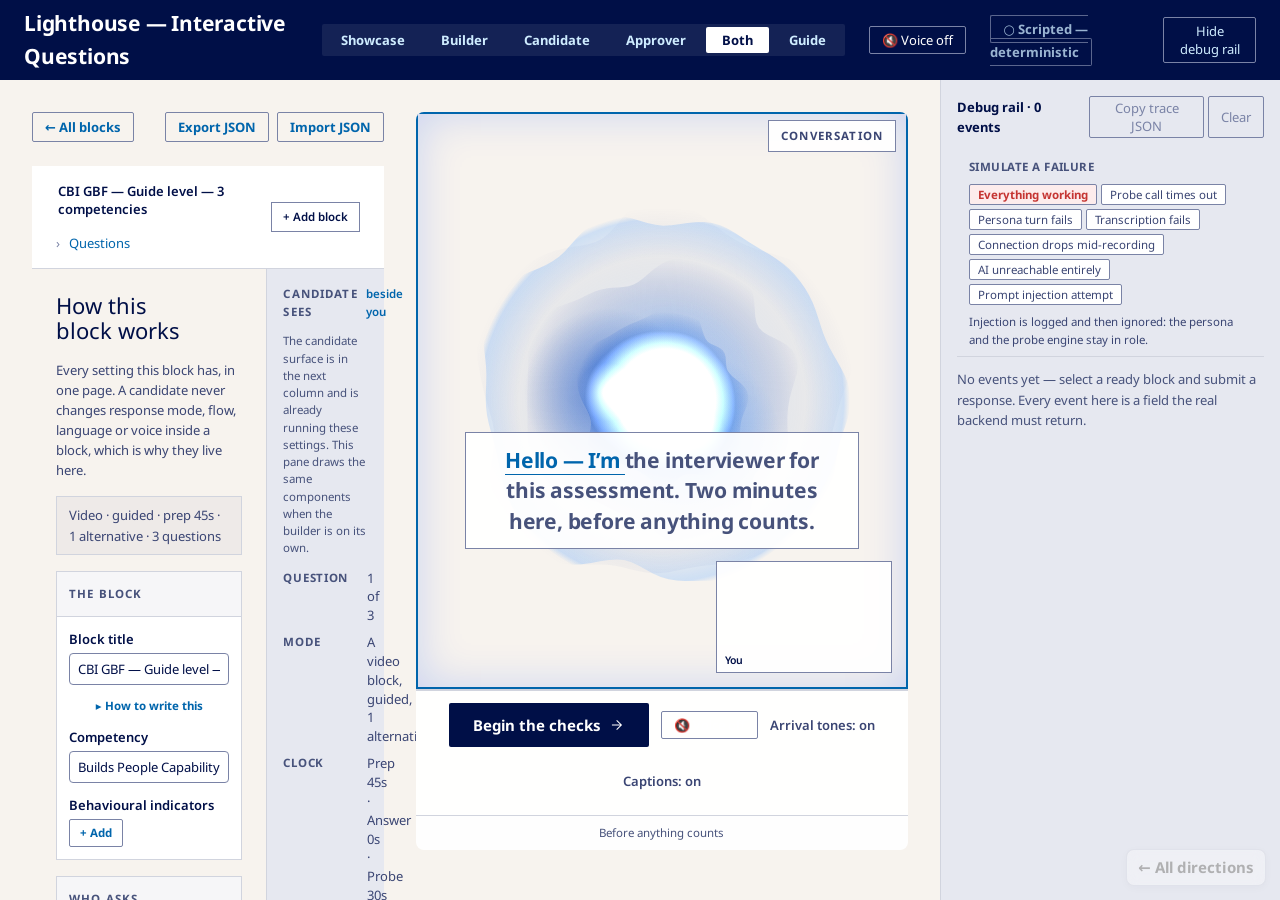
<file: iq/index.html>
<!doctype html>
<html lang="en">
  <head>
    <meta charset="UTF-8" />
    <link rel="icon" type="image/svg+xml" href="./favicon.svg?v=marshm" />
    <meta name="viewport" content="width=device-width, initial-scale=1.0" />
    <title>Lighthouse — Interactive Questions</title>
    <style>
      /* "All directions" floating chip — identical to the platform pages
         (Folio/Assessor/Manager). Links up one level to the directions page. */
      .lh-back { position: fixed; right: 14px; bottom: 14px; z-index: 60; display: inline-flex; align-items: center; gap: 6px; background: rgba(255,255,255,.72); color: #7B7974; text-decoration: none; font-family: var(--sans, system-ui, sans-serif); font-size: 15px; font-weight: 700; letter-spacing: .01em; padding: 6px 11px; border-radius: 8px; border: 1px solid rgba(0,15,71,.12); box-shadow: 0 2px 8px rgba(0,15,71,.06); backdrop-filter: blur(6px); -webkit-backdrop-filter: blur(6px); opacity: .5; transition: opacity .15s ease, color .15s ease, background .15s ease; }
      .lh-back:hover { opacity: 1; color: #000F47; background: #fff; }
    </style>
    <script type="module" crossorigin src="./assets/index-Du_x50Mr.js"></script>
    <link rel="stylesheet" crossorigin href="./assets/index-CYSSabGM.css">
  </head>
  <body>
    <div id="root"></div>
    <a class="lh-back" href="../Lighthouse.html">&#8592; All directions</a>
  </body>
</html>
</file>
<file: iq/assets/index-CYSSabGM.css>
@font-face{font-family:Marsh Serif;src:url(./MarshSerif-Regular-DsKoj39A.woff2)format("woff2");font-weight:400;font-style:normal;font-display:swap}@font-face{font-family:Marsh Serif;src:url(./MarshSerif-Italic-D9kyc2wN.woff2)format("woff2");font-weight:400;font-style:italic;font-display:swap}@font-face{font-family:Noto Sans;src:url(./NotoSans-CYoOFcCZ.ttf)format("truetype");font-weight:100 900;font-stretch:75% 125%;font-style:normal;font-display:swap}@font-face{font-family:Noto Sans;src:url(./NotoSans-Italic-DJsZH3RN.ttf)format("truetype");font-weight:100 900;font-stretch:75% 125%;font-style:italic;font-display:swap}:root{--p-900:#000b33;--p-700:#000f47;--p-600:#1f2c5d;--p-500:#3a4573;--p-400:#47527b;--p-300:#7a83a6;--p-200:#d1d4de;--p-100:#e6e8f0;--s-900:#001f8c;--s-deep:#0065ac;--s-500:#82baff;--s-base:#ceecff;--s-tint:#e4ecff;--sky-on-dark:#ceecff;--t-1000:#cb7e03;--t-deep:#f0a500;--t-700:#ffbf00;--t-tint:#fff3d6;--gold-ink:#9a5f02;--fn-danger:#c53532;--fn-danger-tint:#fdecec;--fn-success:#0e7a38;--fn-success-tint:#e1f5e4;--c-cream:#f7f3ee;--c-white:#fff;--serif:"Noto Sans", system-ui, -apple-system, sans-serif;--sans:"Noto Sans", system-ui, -apple-system, sans-serif;--text-primary:var(--p-700);--text-secondary:var(--p-500);--text-muted:var(--p-400);--text-disabled:var(--p-300);--text-on-dark:var(--c-white);--text-on-tertiary:var(--p-700);--surface-canvas:var(--c-cream);--surface-raised:var(--c-white);--surface-sunken:var(--p-100);--surface-brand:var(--p-700);--surface-info:var(--s-base);--surface-attention:var(--t-tint);--border-interactive:var(--p-300);--border-subtle:var(--p-200);--scrim:#000f4766;--scrim-strong:#000a2dc7;--overlay-hover:#000f470d;--wash-subtle:#000f4709;--surface-glass:#ffffffb8;--link:var(--s-deep);--link-hover:var(--p-700);--focus-ring:var(--s-deep);--cta-fill:var(--p-700);--cta-fill-hover:var(--p-600);--cta-text:var(--c-white);--btn-primary-fill:var(--p-700);--btn-primary-text:var(--text-on-dark);--btn-faded-fill:var(--p-100);--btn-faded-text:var(--p-700);--btn-faded-border:var(--border-interactive);--text-display:40px;--text-h1:28px;--text-h2:21px;--text-body:15px;--text-small:13px;--text-label:11.5px;--sp-1:4px;--sp-2:8px;--sp-3:12px;--sp-4:16px;--sp-5:24px;--sp-6:32px;--sp-7:40px;--sp-8:56px;--r-xs:2px;--r-sm:4px;--r-md:6px;--r-lg:8px;--r-xl:8px;--r-pill:2px;--e-1:0 1px 2px #000f470f;--e-2:0 4px 12px #000f4714;--e-3:0 12px 32px #000f471f;--dur-fast:.16s;--dur-base:.22s;--dur-slow:.32s;--ease-standard:cubic-bezier(.2,.6,.2,1);--card-radius:8px;--card-border:1px solid #000f471a;--card-shadow-hover:0 18px 44px #000f471f;--card-lift:translateY(-4px);--eyebrow-size:14px;--eyebrow-weight:700;--eyebrow-color:var(--link);--presence-ground:var(--p-900);--presence-glow-core:var(--c-cream);--presence-glow-mid:var(--s-500);--presence-glow-deep:var(--s-900);--presence-accent:var(--t-700);--presence-text:var(--c-white);--presence-text-dim:var(--s-base);--presence-text-soft:var(--s-500);--presence-rec:#ff8a85;--call-stage:var(--c-cream);--call-ink:var(--p-700);--call-ink-soft:var(--p-500);--call-ink-dim:var(--p-400);--call-slab:#ffffffed;--call-slab-soft:var(--surface-glass);--call-edge:var(--p-300);--call-accent:var(--s-deep);--call-warn:var(--gold-ink);--call-focus-glow:#0b4bff33;--call-rec:var(--fn-danger)}[data-theme=dark]{--surface-canvas:#0b1533;--surface-raised:#1a2547;--surface-sunken:#070b1e;--surface-brand:#000b33;--surface-info:#16294f;--surface-attention:#3a2e12;--text-primary:#eaeffb;--text-secondary:#b8c2e0;--text-muted:#8e9ac0;--text-disabled:#6b759a;--text-on-dark:#eaeffb;--border-subtle:#2a3866;--link:#8fc2ff;--link-hover:#b8d4ff;--focus-ring:#8fc2ff;--btn-faded-fill:#182142;--btn-faded-text:#eaeffb;--gold-ink:#e0a63a;--fn-danger:#ff8a85;--fn-danger-tint:#3a1a1c;--fn-success:#5cc96e;--fn-success-tint:#12301e;--e-1:0 1px 2px #00000059;--e-2:0 6px 18px #00000073;--e-3:0 16px 40px #0000008c;--scrim:#0009;--scrim-strong:#000414cc;--overlay-hover:#ffffff12;--wash-subtle:#ffffff0a;--surface-glass:#141d3ad1;--card-border:1px solid #2a3866;--card-shadow-hover:0 18px 44px #00000080;--call-stage:var(--p-900);--call-ink:var(--c-white);--call-ink-soft:var(--sky-on-dark);--call-ink-dim:var(--s-base);--call-slab:#000414cc;--call-slab-soft:var(--scrim);--call-edge:var(--s-500);--call-focus-glow:#82baff42;--call-accent:var(--s-500);--call-warn:var(--t-700);--call-rec:var(--presence-rec)}[data-theme=dark] .btn-primary,[data-theme=dark] .btn-faded{border:1px solid var(--border-interactive)}[data-text=large]{--text-display:46px;--text-h1:32px;--text-h2:24px;--text-body:17px;--text-small:15px;--text-label:13px}*{box-sizing:border-box}.visually-hidden{clip:rect(0 0 0 0);clip-path:inset(50%);white-space:nowrap;width:1px;height:1px;position:absolute;overflow:hidden}html,body,#root{height:100%}body{background:var(--surface-canvas);color:var(--text-primary);font-family:var(--sans);font-size:var(--text-body);-webkit-font-smoothing:antialiased;margin:0;line-height:1.55}.serif{font-family:var(--serif);letter-spacing:-.01em;font-style:normal;font-weight:700}h1,h2,h3,h4{margin:0;font-weight:700}p{margin:0}button{font-family:var(--sans);cursor:pointer}button:disabled{cursor:not-allowed}.eyebrow{font-size:var(--eyebrow-size);font-weight:var(--eyebrow-weight);color:var(--eyebrow-color);text-transform:uppercase;letter-spacing:.06em}:focus-visible{outline:2px solid var(--focus-ring);outline-offset:2px}.card{background:var(--surface-raised);border:var(--card-border);border-radius:var(--card-radius)}.card--interactive{transition:transform var(--dur-base) var(--ease-standard), box-shadow var(--dur-base) var(--ease-standard)}.card--interactive:hover{transform:var(--card-lift);box-shadow:var(--card-shadow-hover)}@media (prefers-reduced-motion:reduce){.card--interactive,.card--interactive:hover{transition:none;transform:none}*{transition-duration:.01ms!important;animation-duration:.01ms!important}}:root{--icon-arrow-right:url("data:image/svg+xml;utf8,<svg xmlns='http://www.w3.org/2000/svg' viewBox='0 0 24 24'><path fill='%23000' fill-rule='evenodd' d='M 12.127 8.25 L 0 8.25 L 0 6.75 L 12.127 6.75 L 6.431 1.054 L 7.5 0 L 15 7.5 L 7.5 15 L 6.431 13.946 L 12.127 8.25 Z' transform='translate(4.5 4.5)'/></svg>")}.candidate__cta,.journey__cta{justify-content:center;align-items:center;gap:var(--sp-2);display:inline-flex}.candidate__cta:after,.journey__cta:after{content:"";width:1.05em;height:1.05em;-webkit-mask:var(--icon-arrow-right) center / contain no-repeat;-webkit-mask:var(--icon-arrow-right) center / contain no-repeat;mask:var(--icon-arrow-right) center / contain no-repeat;background-color:currentColor;flex:none}.prefs{gap:var(--sp-3);background:var(--surface-raised);color:var(--text-primary);border:1px solid var(--border-interactive);border-radius:var(--r-md);padding:var(--sp-4) var(--sp-5);min-width:320px;box-shadow:var(--e-3);flex-direction:column;display:flex}.prefs__head{justify-content:space-between;align-items:baseline;gap:var(--sp-4);border-bottom:1px solid var(--border-subtle);padding-bottom:var(--sp-2);display:flex}.prefs__title{font-family:var(--serif);font-size:var(--text-h2)}.prefs__close{cursor:pointer;font-size:var(--text-small);color:var(--link);background:0 0;border:none;min-height:44px;padding:0;font-weight:600}.prefs__close:focus-visible{outline:2px solid var(--focus-ring);outline-offset:2px}.prefs__row{justify-content:space-between;align-items:center;gap:var(--sp-4);min-height:44px;display:flex}.prefs__label{font-size:var(--text-small);color:var(--text-secondary);font-weight:600}.prefs__seg{gap:var(--sp-1);display:inline-flex}.prefs__opt{border:1px solid var(--border-interactive);border-radius:var(--r-pill);color:var(--text-secondary);font-size:var(--text-small);padding:var(--sp-1) var(--sp-3);cursor:pointer;background:0 0;min-height:36px}.prefs__opt--on{background:var(--btn-primary-fill);color:var(--btn-primary-text);border-color:var(--btn-primary-fill)}.prefs__opt:focus-visible{outline:2px solid var(--focus-ring);outline-offset:2px}.prefs__toggle{border:1px solid var(--border-interactive);border-radius:var(--r-pill);color:var(--text-secondary);font-size:var(--text-small);padding:var(--sp-1) var(--sp-3);cursor:pointer;text-align:right;background:0 0;min-height:36px}.prefs__toggle[aria-pressed=true]{color:var(--text-primary);border-color:var(--focus-ring)}.prefs__toggle:focus-visible{outline:2px solid var(--focus-ring);outline-offset:2px}.prefs__extra{border-top:1px solid var(--border-subtle);padding-top:var(--sp-3);align-items:flex-start;gap:var(--sp-2);flex-direction:column;display:flex}.prefs__extra .call__quiet{color:var(--link)}.narration{align-items:center;gap:var(--sp-3);padding:var(--sp-2) var(--sp-3);margin-bottom:var(--sp-3);border:1px solid var(--border-subtle);border-radius:var(--r-md);background:var(--wash-subtle);display:flex}.narration__control{border:1px solid var(--border-interactive);border-radius:var(--r-pill);background:var(--surface-raised);width:32px;height:32px;color:var(--text-primary);font-size:var(--text-small);cursor:pointer;flex:none;place-items:center;display:grid}.narration__control:hover{background:var(--overlay-hover)}.narration__control:focus-visible{outline:2px solid var(--focus-ring);outline-offset:2px}.narration__body{flex-direction:column;flex:1;gap:6px;min-width:0;display:flex}.narration__label{font-size:var(--text-label);letter-spacing:.02em;color:var(--text-muted);white-space:nowrap;text-overflow:ellipsis;font-weight:700;overflow:hidden}.narration__track{border-radius:var(--r-pill);background:var(--surface-sunken);height:4px;overflow:hidden}.narration__fill{background:var(--text-secondary);height:100%;transition:width 90ms linear}.narration--probe{background:var(--surface-attention);border-color:var(--t-700)}.narration--probe .narration__fill{background:var(--gold-ink)}.narration--persona{background:var(--surface-info);border-color:var(--border-subtle)}.narration--persona .narration__fill{background:var(--link)}@media (prefers-reduced-motion:reduce){.narration__fill{transition:none}}.narration-toggle{border:1px solid var(--border-interactive);border-radius:var(--r-pill);padding:var(--sp-1) var(--sp-3);font-size:var(--text-small);color:var(--text-on-dark);cursor:pointer;background:0 0;flex:none}.narration-toggle--on{background:#ffffff24}.narration-toggle:focus-visible{outline:2px solid var(--focus-ring);outline-offset:2px}.narration{align-items:stretch;gap:var(--sp-2);flex-direction:column}.narration__row{align-items:center;gap:var(--sp-3);display:flex}.narration__speed select{border:1px solid var(--border-interactive);border-radius:var(--r-sm);background:var(--surface-raised);color:var(--text-primary);font-size:var(--text-label);padding:2px var(--sp-1);flex:none}.narration__speed select:focus-visible{outline:2px solid var(--focus-ring);outline-offset:2px}.narration__transcript{font-size:var(--text-label)}.narration__transcript summary{cursor:pointer;color:var(--link)}.narration__transcript p{margin:var(--sp-1) 0 0;font-size:var(--text-small);color:var(--text-secondary)}.scene-shell{gap:var(--sp-5);flex-direction:column;max-width:720px;display:flex}.scene-shell__title{font-size:var(--text-h1);color:var(--text-primary)}.scene-shell__zone{gap:var(--sp-3);flex-direction:column;display:flex}.message-card{padding:var(--sp-4);gap:var(--sp-1);flex-direction:column;display:flex}.message-card--system{background:var(--surface-sunken);border-color:#0000}.message-card__head{align-items:baseline;gap:var(--sp-2);display:flex}.message-card__author{font-weight:700;font-size:var(--text-small);color:var(--text-primary)}.message-card__role{font-size:var(--text-small);color:var(--text-muted)}.message-card__time{font-size:var(--text-small);color:var(--text-muted);margin-left:auto}.message-card__body{color:var(--text-secondary)}.chat-bubble{max-width:78%;padding:var(--sp-3) var(--sp-4);border-radius:var(--r-lg);font-size:var(--text-body)}.chat-bubble--inbound{background:var(--surface-raised);border:var(--card-border);color:var(--text-secondary);border-bottom-left-radius:var(--r-xs);align-self:flex-start}.chat-bubble--outbound{background:var(--surface-brand);color:var(--text-on-dark);border-bottom-right-radius:var(--r-xs);align-self:flex-end}.chat-bubble__author{font-size:var(--text-small);margin-bottom:var(--sp-1);color:var(--text-primary);font-weight:700}.chat-bubble__meta-badge{margin-top:var(--sp-2);font-size:var(--text-label);padding:2px var(--sp-2);border-radius:var(--r-pill);background:var(--surface-attention);color:var(--gold-ink);font-weight:700;display:inline-block}.waveform{padding:var(--sp-4);gap:var(--sp-3);flex-direction:column;display:flex}.waveform__head{align-items:center;gap:var(--sp-3);display:flex}.waveform__play{border-radius:var(--r-pill);border:1px solid var(--border-interactive);background:var(--surface-brand);width:44px;height:44px;color:var(--text-on-dark);font-size:16px}.waveform__caller{font-weight:700;font-size:var(--text-small);color:var(--text-primary)}.waveform__meta{font-size:var(--text-small);color:var(--text-muted)}.waveform__bars{align-items:flex-end;gap:2px;height:44px;display:flex}.waveform__bar{background:var(--border-subtle);min-width:2px;transition:background var(--dur-fast) linear;border-radius:0;flex:1}.waveform__bar--played{background:var(--link)}.waveform__transcript summary{font-size:var(--text-small);color:var(--link);cursor:pointer}.waveform__transcript p{margin-top:var(--sp-2);color:var(--text-secondary);font-size:var(--text-small)}.info-panel{background:var(--surface-info);border-radius:var(--card-radius);padding:var(--sp-5);gap:var(--sp-3);flex-direction:column;display:flex}.info-panel__title{font-size:var(--text-h2);color:var(--text-primary)}.info-panel__subtitle{font-size:var(--text-small);color:var(--text-secondary)}.info-panel__section h4{font-size:var(--text-small);color:var(--text-primary);margin-bottom:var(--sp-1);font-weight:700}.info-panel__section p{color:var(--text-secondary);font-size:var(--text-small);white-space:pre-line}.option-card{align-items:flex-start;gap:var(--sp-3);text-align:left;width:100%;padding:var(--sp-4);background:var(--surface-raised);border:1px solid var(--border-interactive);border-radius:var(--r-md);color:var(--text-secondary);font-size:var(--text-body);transition:border-color var(--dur-fast) linear;display:flex}.option-card:hover{background:var(--overlay-hover)}.option-card--selected{border-color:var(--link);box-shadow:inset 0 0 0 1px var(--link);color:var(--text-primary)}.option-card__indicator{border:1px solid var(--border-interactive);background:var(--surface-raised);width:20px;height:20px;color:var(--text-on-dark);flex:none;place-items:center;margin-top:1px;font-size:11px;font-weight:700;display:grid}.option-card--single .option-card__indicator{border-radius:var(--r-pill)}.option-card--mcc .option-card__indicator,.option-card--rank .option-card__indicator{border-radius:var(--r-xs)}.option-card--selected .option-card__indicator{background:var(--link);border-color:var(--link)}.stepper{gap:var(--sp-2);flex-wrap:wrap;align-items:center;display:flex}.stepper__step{align-items:center;gap:var(--sp-2);font-size:var(--text-small);color:var(--text-muted);display:flex}.stepper__dot{border-radius:var(--r-pill);background:var(--border-subtle);width:10px;height:10px}.stepper__step--done .stepper__dot{background:var(--fn-success)}.stepper__step--current{color:var(--text-primary);font-weight:700}.stepper__step--current .stepper__dot{background:var(--link);box-shadow:0 0 0 3px var(--surface-info)}.stepper__rule{background:var(--border-subtle);width:24px;height:1px}.email-item{padding:var(--sp-4);gap:var(--sp-2);flex-direction:column;display:flex}.email-item--reply{margin-left:var(--sp-6)}.email-item__subject{font-size:var(--text-h2);color:var(--text-primary)}.email-item__meta{font-size:var(--text-small);color:var(--text-muted)}.email-item__body{color:var(--text-secondary);white-space:pre-line}.waveform__note{font-size:var(--text-small);color:var(--text-primary);background:var(--surface-info);border-radius:var(--r-sm);padding:var(--sp-2) var(--sp-3);gap:var(--sp-2);align-items:baseline;display:flex}.waveform__note-label{font-size:var(--text-label);color:var(--text-secondary);text-transform:uppercase;letter-spacing:.05em;white-space:nowrap;font-weight:700}.activity-timer{border:1px solid var(--border-subtle);border-radius:var(--r-md);padding:var(--sp-2) var(--sp-3);margin-bottom:var(--sp-3);background:var(--surface-raised)}.activity-timer__row{justify-content:space-between;align-items:baseline;gap:var(--sp-3);display:flex}.activity-timer__label{font-size:var(--text-label);letter-spacing:.02em;color:var(--text-muted);font-weight:700}.activity-timer__clock{font-size:var(--text-h2);font-variant-numeric:tabular-nums;color:var(--text-primary)}.activity-timer__note{font-size:var(--text-label);color:var(--text-muted);margin-top:2px}.activity-timer__pause{margin-top:var(--sp-1);font-size:var(--text-small);color:var(--text-primary)}.activity-timer--paused{background:var(--surface-info);border-color:var(--link)}.activity-timer--paused .activity-timer__clock{color:var(--text-secondary)}.activity-timer--low:not(.activity-timer--paused){border-color:var(--fn-danger)}.activity-timer--low:not(.activity-timer--paused) .activity-timer__clock{color:var(--fn-danger)}.presence-orb{flex:none;width:96px;height:96px;position:relative}.presence-orb-canvas{width:100%;height:100%;display:block}.presence-orb__arcs{pointer-events:none;position:absolute;inset:0;overflow:visible}.presence-orb__timer{fill:none;stroke:var(--presence-glow-deep);stroke-width:2px;stroke-linecap:round;transform-origin:60px 60px;transition:stroke-dashoffset 1s linear, stroke .7s var(--ease-standard);transform:rotate(-90deg)}.presence-orb__prep{fill:none;stroke:var(--presence-text-soft);stroke-width:1.2px;stroke-linecap:round;opacity:.55;transform-origin:60px 60px;transition:stroke-dashoffset 1s linear;transform:rotate(-90deg)}.presence{align-items:center;gap:var(--sp-4);background:var(--presence-ground);border-radius:var(--card-radius);padding:var(--sp-4) var(--sp-5);color:var(--presence-text);display:flex;position:relative;overflow:hidden}.presence__body{gap:var(--sp-2);flex-direction:column;flex:1;min-width:0;display:flex}.presence__who{align-items:baseline;gap:var(--sp-2);flex-wrap:wrap;display:flex}.presence__name{font-family:var(--serif);font-size:var(--text-h2);color:var(--presence-text)}.presence__doing{font-size:var(--text-small);color:var(--presence-text-dim)}.presence__track{border-radius:var(--r-pill);background:var(--presence-glow-deep);height:3px;overflow:hidden}.presence__track-fill{background:var(--presence-glow-mid);border-radius:var(--r-pill);height:100%;transition:width .12s linear}.presence__subtitle{font-size:var(--text-body);color:var(--presence-text-dim);margin:0;line-height:1.5}.presence__cc{border:1px solid var(--presence-text-soft);color:var(--presence-text-dim);border-radius:var(--r-pill);font-size:var(--text-label);padding:2px var(--sp-2);cursor:pointer;background:0 0;align-self:flex-start}.presence__cc:hover{color:var(--presence-text)}.presence__cc:focus-visible{outline:2px solid var(--presence-glow-mid);outline-offset:2px}.capture{gap:var(--sp-2);flex-direction:column;display:flex}.capture__preview{border-radius:var(--r-md);background:var(--surface-brand);place-items:center;height:150px;display:grid}.capture__preview-label{color:var(--text-on-dark);font-size:var(--text-small);opacity:.85}.capture__controls{align-items:center;gap:var(--sp-3);flex-wrap:wrap;display:flex}.capture__btn{border:1px solid var(--border-interactive);border-radius:var(--r-pill);background:var(--btn-primary-fill);color:var(--btn-primary-text);padding:var(--sp-2) var(--sp-4);cursor:pointer;font-size:var(--text-small)}.capture__btn:disabled{opacity:.5;cursor:not-allowed}.capture__btn:focus-visible{outline:2px solid var(--focus-ring);outline-offset:2px}.capture__btn--stop{background:var(--btn-faded-fill);color:var(--btn-faded-text);border:1px solid var(--btn-faded-border)}.capture__btn--ghost{color:var(--text-secondary);background:0 0}.capture__timer{font-variant-numeric:tabular-nums;font-size:var(--text-small);color:var(--text-secondary)}.capture__note{font-size:var(--text-label);color:var(--text-muted)}.capture__stream{border-left:3px solid var(--border-interactive);padding:var(--sp-2) var(--sp-3);background:var(--wash-subtle);border-radius:0}.capture__stream-label{font-size:var(--text-label);color:var(--text-muted);margin-bottom:var(--sp-1);font-weight:700;display:block}.capture__stream-text{font-size:var(--text-small);color:var(--text-primary);margin:0;line-height:1.5}.capture__cursor{background:var(--link);vertical-align:text-bottom;width:2px;height:1em;margin-left:2px;display:inline-block}.capture__fail{border:1px solid var(--border-interactive);border-radius:var(--r-md);background:var(--surface-raised);padding:var(--sp-3) var(--sp-4);gap:var(--sp-2);font-size:var(--text-small);color:var(--text-primary);flex-direction:column;display:flex}.capture__fail p{color:var(--text-secondary);margin:0}.capture__fail .capture__btn{align-self:flex-start}.trace{z-index:60;pointer-events:none;position:fixed;inset:0}.trace__banner{align-items:center;gap:var(--sp-3);background:var(--surface-brand);color:var(--text-on-dark);padding:var(--sp-2) var(--sp-4);font-size:var(--text-small);pointer-events:auto;border-radius:0;font-weight:600;display:flex;position:absolute;top:0;left:50%;transform:translate(-50%)}.trace__off{border-radius:var(--r-pill);color:inherit;cursor:pointer;font-size:var(--text-label);padding:var(--sp-1) var(--sp-3);background:0 0;border:1px solid;min-height:32px;font-weight:700}.trace__outline{pointer-events:none;outline:2px solid var(--cta-fill);outline-offset:3px;border-radius:var(--r-sm);position:absolute}.trace__card{right:var(--sp-5);bottom:var(--sp-5);background:var(--surface-raised);width:min(360px,92vw);color:var(--text-primary);border:1px solid var(--border-interactive);border-radius:var(--r-md);box-shadow:var(--e-3);padding:var(--sp-4);gap:var(--sp-2);pointer-events:auto;flex-direction:column;display:flex;position:absolute}.trace__level{font-size:var(--text-label);letter-spacing:.06em;text-transform:uppercase;color:var(--text-secondary);font-weight:700}.trace__label{font-size:var(--text-h2);margin:0}.trace__value,.trace__effect,.trace__path{font-size:var(--text-small);margin:0}.trace__effect{color:var(--text-secondary);line-height:1.5}.trace__path{color:var(--link);border-top:1px solid var(--border-subtle);padding-top:var(--sp-2);font-weight:600}.trace__actions{gap:var(--sp-2);flex-wrap:wrap;display:flex}.trace__open{border-radius:var(--r-pill);background:var(--cta-fill);color:var(--cta-text);font-size:var(--text-small);padding:var(--sp-2) var(--sp-4);cursor:pointer;border:none;min-height:44px;font-weight:700}.trace__close{border:1px solid var(--border-interactive);border-radius:var(--r-pill);color:var(--text-primary);font-size:var(--text-small);padding:var(--sp-2) var(--sp-4);cursor:pointer;background:0 0;min-height:44px;font-weight:600}.interview{gap:var(--sp-4);flex-direction:column;display:flex}.interview__question{padding:var(--sp-4) var(--sp-5)}.interview__prep{padding:var(--sp-4) var(--sp-5);gap:var(--sp-3);flex-direction:column;display:flex}.interview__prep-head{justify-content:space-between;align-items:baseline;gap:var(--sp-3);flex-wrap:wrap;display:flex}.interview__prep-clock{font-variant-numeric:tabular-nums;font-family:var(--serif);font-size:var(--text-h2);color:var(--text-primary)}.interview__prep-note{font-size:var(--text-small);color:var(--text-secondary);margin:0}.interview__prep .candidate__cta{align-self:flex-start}.reading{padding:var(--sp-4) var(--sp-5);gap:var(--sp-2);flex-direction:column;display:flex}.reading__label{font-size:var(--text-small);color:var(--text-secondary);font-weight:700}.reading__text{font-size:var(--text-small);color:var(--text-muted);margin:0;line-height:1.6}.reading__pass{color:#0000;background-image:linear-gradient(90deg, var(--text-primary), var(--text-primary)), linear-gradient(90deg, var(--text-muted), var(--text-muted));animation:reading-pass 1.55s var(--ease-standard) forwards;background-repeat:no-repeat;background-size:0% 100%,100% 100%;-webkit-background-clip:text;background-clip:text}@keyframes reading-pass{to{background-size:100% 100%,100% 100%}}@media (prefers-reduced-motion:reduce){.reading__pass{color:var(--text-primary);background-image:none;animation:none}}.interview__still{font-size:var(--text-small);color:var(--text-secondary);margin:0}.interview__count{font-size:var(--text-label);color:var(--text-muted);font-variant-numeric:tabular-nums}.interview__count--warn{color:var(--gold-ink)}.stage{border-radius:var(--card-radius);border:var(--card-border);grid-template-columns:3fr 7fr;min-height:78vh;display:grid;overflow:hidden}.stage__interviewer{background:var(--presence-ground);color:var(--presence-text);padding:var(--sp-7) var(--sp-6);justify-content:center;gap:var(--sp-5);transition:opacity .7s var(--ease-standard);flex-direction:column;display:flex}.stage__eyebrow{color:var(--presence-text-soft)}.stage__lens{transition:transform .9s var(--ease-standard);justify-content:flex-start;display:flex}.stage__lens .presence-orb{width:132px;height:132px}.stage--responding .stage__lens{transform:translate(10px)}.stage__state{font-size:var(--text-small);color:var(--presence-text-dim);margin:0}.stage__ask{transition:opacity .6s var(--ease-standard), transform .6s var(--ease-standard)}.stage__ask--folding{opacity:0;transform:translateY(-10px)}.stage__ask-text{color:var(--presence-text);min-height:3.3em;margin:0;font-size:19px;line-height:1.65}.stage__caret{background:var(--presence-glow-mid);vertical-align:text-bottom;width:2px;height:1em;margin-left:2px;display:inline-block}.stage__followup{gap:var(--sp-2);flex-direction:column;display:flex}.stage .stage__followup.probe{background:0 0;border:none;padding:0}.stage .stage__followup .probe__note{color:var(--presence-text-soft)}.stage .stage__followup .probe__text{color:var(--presence-text)}.stage__trace{padding:0 0 0 var(--sp-3);border-left:1px solid var(--presence-glow-deep);gap:var(--sp-2);flex-direction:column;margin:0;list-style:none;display:flex}.stage__trace-node{font-size:var(--text-label);color:var(--presence-text-soft);transition:color .7s var(--ease-standard);position:relative}.stage__trace-node:before{content:"";left:calc(-1 * var(--sp-3) - 3.5px);background:var(--presence-glow-deep);width:6px;height:6px;transition:background .7s var(--ease-standard);border-radius:0;position:absolute;top:50%;transform:translateY(-50%)}.stage__trace-node--done{color:var(--presence-text-dim)}.stage__trace-node--done:before{background:var(--presence-glow-mid)}.stage__trace-node--current{color:var(--presence-text)}.stage__trace-node--current:before{background:var(--presence-glow-core)}.stage__desk{background:var(--surface-canvas);padding:var(--sp-6);gap:var(--sp-4);border-left:1px solid var(--border-subtle);transition:opacity .7s var(--ease-standard);flex-direction:column;display:flex}.stage__bounds{margin-top:var(--sp-2);font-size:var(--text-label);color:var(--text-muted);display:block}.stage--speaking .stage__desk,.stage--responding .stage__desk{opacity:.78}.stage--listening .stage__interviewer,.stage--idle .stage__interviewer{opacity:.85}.stage--thinking .stage__interviewer{opacity:1}.stage__supports{padding-top:var(--sp-4);align-items:flex-start;gap:var(--sp-2);transition:opacity .7s var(--ease-standard);flex-direction:column;margin-top:auto;display:flex}.stage--recording .stage__supports,.stage--recording .stage__bounds,.stage--recording .open-response__chips{opacity:.25}.stage__quiet{text-align:left;cursor:pointer;font-size:var(--text-small);color:var(--link);background:0 0;border:none;padding:0;font-weight:600}.stage__quiet:hover{color:var(--link-hover)}.stage__quiet:focus-visible{outline:2px solid var(--focus-ring);outline-offset:2px;border-radius:var(--r-xs)}.stage__quiet--yes{font-weight:700}.stage__interviewer .stage__quiet{color:var(--presence-text-dim)}.stage__interviewer .stage__quiet:hover{color:var(--presence-text)}.stage__interviewer .stage__quiet:focus-visible{outline-color:var(--presence-glow-mid)}.stage__confirm{align-items:baseline;gap:var(--sp-3);font-size:var(--text-small);color:var(--text-primary);flex-wrap:wrap;display:flex}.stage__used{font-size:var(--text-small);color:var(--text-muted)}@media (width<=900px){.stage{grid-template-columns:1fr;min-height:0}.stage__interviewer{justify-content:flex-start;align-items:center;gap:var(--sp-4);padding:var(--sp-3) var(--sp-4);flex-direction:row}.stage__interviewer .presence-orb{width:56px;height:56px}.stage__eyebrow,.stage__trace{display:none}.stage__ask-text{font-size:var(--text-body);min-height:0}.stage__desk{border-left:none;border-top:1px solid var(--border-subtle)}}@media (prefers-reduced-motion:reduce){.stage__interviewer,.stage__desk,.stage__ask,.stage__supports{transition:none}}.stage--complete{min-height:46vh}.stage--complete .stage__interviewer{opacity:1}.stage--complete .presence-orb__core{opacity:.7}.stage__desk--complete{justify-content:center}.stage__released{font-size:var(--text-body);color:var(--text-secondary);max-width:44ch;margin:0}.stage__utterances{gap:var(--sp-4);flex-direction:column;max-height:46vh;display:flex;overflow-y:auto}.stage__utterance{transition:opacity .7s var(--ease-standard)}.stage__utterance--past .stage__ask-text{font-size:var(--text-small);color:var(--presence-text-soft);min-height:0}.stage__utterance--current .stage__ask-text{color:var(--presence-text)}.stage__meta{font-size:var(--text-label);color:var(--presence-text-soft);margin:0}.stage__desk{position:relative}.stage__seam-timer{cursor:pointer;background:0 0;border:none;justify-content:flex-start;align-items:flex-start;width:14px;padding:0;display:flex;position:absolute;top:0;bottom:0;left:0}.stage__seam-timer:before{content:"";background:var(--surface-sunken);border-radius:var(--r-pill);width:3px;position:absolute;top:0;bottom:0;left:5px}.stage__seam-timer-fill{background:var(--s-deep);border-radius:var(--r-pill);width:3px;transition:height 1s linear, background .7s var(--ease-standard);position:absolute;top:0;left:5px}.stage__seam-timer--paused .stage__seam-timer-fill{background:var(--presence-glow-mid);box-shadow:0 0 8px 1px var(--presence-glow-mid);transition:height 0s, background .7s var(--ease-standard)}.stage__seam-timer:focus-visible{outline:2px solid var(--focus-ring);outline-offset:2px}.stage__seam-timer-read{left:var(--sp-4);top:var(--sp-2);font-size:var(--text-label);color:var(--text-muted);font-variant-numeric:tabular-nums;white-space:nowrap;position:absolute}.stage__card{background:var(--surface-raised);border:1px solid var(--border-interactive);border-radius:var(--r-md);padding:var(--sp-2) var(--sp-4);cursor:pointer;text-align:left;transition:background .3s var(--ease-standard);flex-direction:column;align-items:flex-start;gap:2px;display:flex}.stage__card:hover{background:var(--overlay-hover)}.stage__card:focus-visible{outline:2px solid var(--focus-ring);outline-offset:2px}.stage__card--active{border-color:var(--focus-ring);box-shadow:inset 0 0 0 1px var(--focus-ring)}.stage__card-label{font-size:var(--text-small);color:var(--text-primary);font-weight:700}.stage__card-sub{font-size:var(--text-label);color:var(--text-muted)}.stage__supports{flex-flow:wrap;align-items:stretch}.stage__hero-choice{gap:var(--sp-3);flex-wrap:wrap;display:flex}.stage__hero{align-items:flex-start;gap:var(--sp-1);border-radius:var(--r-lg);cursor:pointer;text-align:left;padding:var(--sp-5) var(--sp-5);background:var(--surface-raised);border:1px solid var(--border-interactive);flex-direction:column;flex:220px;display:flex}.stage__hero--primary{background:var(--btn-primary-fill);color:var(--btn-primary-text);border-color:var(--btn-primary-fill);flex-grow:2}.stage__hero--primary .stage__hero-label{color:var(--btn-primary-text);font-size:var(--text-h2)}.stage__hero--primary .stage__hero-sub{color:var(--s-base)}.stage__hero-label{font-family:var(--serif);font-size:var(--text-body);color:var(--text-primary);font-weight:400}.stage__hero-sub{font-size:var(--text-label);color:var(--text-muted)}.stage__hero:focus-visible{outline:2px solid var(--focus-ring);outline-offset:2px}.stage .capture__btn{font-size:var(--text-body);padding:var(--sp-3) var(--sp-6)}.stage__utility{right:var(--sp-4);bottom:var(--sp-3);align-items:flex-end;gap:var(--sp-2);flex-direction:column;display:flex;position:absolute}.stage__utility-btn{padding:2px var(--sp-2);font-size:var(--text-label);color:var(--text-disabled);cursor:pointer;background:0 0;border:none}.stage__utility-btn:hover{color:var(--text-muted)}.stage__utility-btn:focus-visible{outline:2px solid var(--focus-ring);outline-offset:2px}.stage__utility-panel{align-items:flex-start;gap:var(--sp-2);background:var(--surface-raised);border:var(--card-border);border-radius:var(--r-md);padding:var(--sp-3) var(--sp-4);box-shadow:var(--e-2);flex-direction:column;display:flex}.stage__utility-panel .narration-toggle{font-size:var(--text-label)}.stage--moment .stage__interviewer{opacity:1}.stage__desk{padding-left:calc(var(--sp-6) + 14px)}@media (width<=900px){.stage__utterances{max-height:22vh}.stage__seam-timer{display:none}.stage__utility{align-items:flex-start;position:static}}.stage__utterance-note{margin-bottom:var(--sp-1);font-size:var(--text-label);color:var(--presence-text-soft);display:block}.stage--thread{grid-template-columns:4fr 6fr}.stage__ambience{text-align:center;justify-content:center;align-items:center;gap:var(--sp-4)}.stage__ambience .stage__lens{justify-content:center}.stage__ambience .presence-orb{width:180px;height:180px}.stage__state-words{cursor:pointer;font-family:var(--serif);font-size:var(--text-h2);color:var(--presence-text-dim);background:0 0;border:none;padding:0}.stage__state-words:focus-visible{outline:2px solid var(--presence-glow-mid);outline-offset:3px;border-radius:var(--r-xs)}.stage__time-read{font-size:var(--text-small);color:var(--presence-text-soft);font-variant-numeric:tabular-nums}.stage__subtitle{max-width:34ch;font-size:var(--text-small);color:var(--presence-text-soft);opacity:0;transition:opacity .9s var(--ease-standard);min-height:3em;margin:0;line-height:1.5}.stage__subtitle--live{opacity:1}.stage__desk--thread{flex-direction:column;padding:0;display:flex}.thread{padding:var(--sp-6) var(--sp-6) var(--sp-4);gap:var(--sp-5);flex-direction:column;flex:1;display:flex;overflow-y:auto}.thread__turn{gap:var(--sp-1);max-width:62ch;padding:var(--sp-3) var(--sp-4);border:1px solid var(--border-subtle);border-radius:0;flex-direction:column;display:flex}.thread__turn--interviewer{background:var(--surface-raised);align-self:flex-start}.thread__interviewer-text{color:var(--text-primary);margin:0;font-size:17px;line-height:1.6}.thread__turn--question .thread__interviewer-text{font-size:21px;line-height:1.55}.thread__turn--preamble .thread__interviewer-text,.thread__turn--aside .thread__interviewer-text{font-size:var(--text-body);color:var(--text-secondary)}.thread__turn--past{opacity:.62}.thread__turn--past .thread__interviewer-text{font-size:var(--text-body)}.thread__turn--retired{opacity:.45}.thread__turn--retired .thread__interviewer-text{font-size:var(--text-body);text-decoration:none}.thread__caption{font-size:var(--text-label);color:var(--text-muted)}.thread__rephrase{margin-top:var(--sp-1)}.thread__turn--candidate{background:var(--surface-info);border-color:var(--border-interactive);align-self:flex-end}.thread__candidate-text{font-size:var(--text-body);color:var(--text-primary);margin:0;line-height:1.6}.thread__take{align-items:center;gap:var(--sp-2);font-size:var(--text-label);color:var(--text-muted);display:flex}.thread__play{border:1px solid var(--border-interactive);background:var(--btn-faded-fill);width:24px;height:24px;color:var(--btn-faded-text);cursor:pointer;border-radius:0;font-size:10px}.thread__event{text-align:center;font-size:var(--text-label);color:var(--text-muted);align-self:center;margin:0}.thread__event:before,.thread__event:after{content:"·  ";color:var(--border-interactive)}.thread__event:after{content:"  ·"}.thread .reading__pass{font-size:var(--text-small)}.composer{border-top:1px solid var(--border-subtle);background:var(--surface-raised);padding:var(--sp-4) var(--sp-6) var(--sp-5);gap:var(--sp-3);transition:opacity .7s var(--ease-standard);flex-direction:column;flex:none;display:flex}.composer--quiet{opacity:.85}.composer__face{gap:var(--sp-2);flex-direction:column;display:flex}.composer__face--ai{justify-content:center;align-items:flex-start;min-height:44px}.composer__hint{font-size:var(--text-small);color:var(--text-secondary)}.composer__text{min-height:110px}.composer__ready{align-self:flex-start}.composer__record{align-self:flex-start;align-items:center;gap:var(--sp-3);border-radius:var(--r-pill);background:var(--btn-primary-fill);color:var(--btn-primary-text);font-size:var(--text-h2);font-family:var(--serif);padding:var(--sp-4) var(--sp-7);cursor:pointer;border:none;display:flex}.composer__record:focus-visible{outline:3px solid var(--focus-ring);outline-offset:3px}.composer__record-dot{background:var(--fn-danger);border-radius:0;width:14px;height:14px}.composer__stop{border:1px solid var(--btn-faded-border);border-radius:var(--r-pill);background:var(--btn-faded-fill);color:var(--btn-faded-text);padding:var(--sp-2) var(--sp-5);cursor:pointer;font-size:var(--text-body)}.composer__stop:disabled{opacity:.5;cursor:not-allowed}.composer__ghost{border:1px solid var(--border-interactive);border-radius:var(--r-pill);color:var(--text-secondary);padding:var(--sp-1) var(--sp-3);cursor:pointer;font-size:var(--text-small);background:0 0}.composer__elapsed{font-variant-numeric:tabular-nums;font-size:var(--text-body);color:var(--text-primary)}.composer__take{font-size:var(--text-body);color:var(--text-primary);font-weight:600}.composer__face--recording{align-items:center;gap:var(--sp-4);flex-direction:row}.composer__wave{flex:1;align-items:center;gap:3px;min-width:0;height:40px;display:flex}.composer__wave-bar{background:var(--s-deep);border-radius:var(--r-pill);transform-origin:50%;max-width:6px;height:100%;animation:wave-speak 1.8s var(--ease-standard) infinite;flex:1}@keyframes wave-speak{0%,to{opacity:.55;transform:scaleY(.25)}50%{opacity:1;transform:scaleY(.95)}}@media (prefers-reduced-motion:reduce){.composer__wave-bar{animation:none;transform:scaleY(.6)}}.composer__supports{gap:var(--sp-4);padding-top:var(--sp-1);transition:opacity .7s var(--ease-standard);flex-wrap:wrap;align-items:baseline;display:flex}.stage--recording .composer__supports{opacity:.25}.composer__done-line{font-size:var(--text-h2);color:var(--text-primary);margin:0}.composer__chips{gap:var(--sp-2);flex-wrap:wrap;align-items:baseline;display:flex}.composer__chips-label{font-size:var(--text-label);color:var(--text-muted);font-weight:700}.stage--capture{grid-template-columns:1fr 9fr}.stage--capture .stage__ambience{padding:var(--sp-3)}.stage--capture .presence-zone{padding:var(--sp-3);background:0 0}.stage--capture .stage__ambience .presence-orb{width:64px;height:64px}.stage--capture .stage__state-words,.stage--capture .stage__subtitle,.stage--capture .stage__time-read{display:none}.stage__desk--capture{flex-direction:column;padding:0;display:flex}@media (width<=1024px){.stage--thread{grid-template-rows:auto 1fr;grid-template-columns:1fr}.stage__ambience{text-align:left;padding:var(--sp-3) var(--sp-4);justify-content:flex-start;gap:var(--sp-4);flex-direction:row}.stage__ambience .presence-orb{width:72px;height:72px}.stage__state-words{font-size:var(--text-body)}.stage__subtitle{max-width:none;min-height:0}}@media (width<=640px){.stage__ambience .presence-orb{width:48px;height:48px}.stage__subtitle{display:none}.composer .candidate__actions{flex-wrap:wrap}.composer .candidate__cta{width:100%}.thread{padding:var(--sp-4) var(--sp-4) var(--sp-3)}.composer{padding:var(--sp-3) var(--sp-4) var(--sp-4);position:sticky;bottom:0}.composer__record{justify-content:center;align-self:stretch}.stage--capture{grid-template-columns:1fr}.stage--capture .stage__ambience{display:none}}.stage--thread{background:var(--surface-canvas)}.stage--thread .stage__interviewer{background:0 0}.stage--thread .stage__desk--thread{background:0 0;border-left:none}.presence-zone{align-items:center;gap:var(--sp-4);padding:var(--sp-8) var(--sp-7);aspect-ratio:1;background:radial-gradient(circle at center, var(--presence-ground) 0%, var(--presence-ground) 52%, transparent 76%);border-radius:0;flex-direction:column;justify-content:center;display:flex}@media (width<=1024px){.presence-zone{aspect-ratio:auto;border-radius:var(--r-pill);padding:var(--sp-2) var(--sp-5);background:radial-gradient(ellipse at center, var(--presence-ground) 0%, var(--presence-ground) 60%, transparent 92%);flex-direction:row}}.composer__supports{gap:var(--sp-3);align-items:center}.support-btn{align-items:center;gap:var(--sp-2);min-height:44px;padding:var(--sp-2) var(--sp-4);border:1px solid var(--border-interactive);border-radius:var(--r-pill);background:var(--surface-raised);color:var(--text-secondary);font-size:var(--text-small);cursor:pointer;transition:background .3s var(--ease-standard), color .3s var(--ease-standard);font-weight:600;display:inline-flex}.support-btn:hover{background:var(--overlay-hover);color:var(--text-primary)}.support-btn:focus-visible{outline:2px solid var(--focus-ring);outline-offset:2px}.support-btn--active{border-color:var(--focus-ring);box-shadow:inset 0 0 0 1px var(--focus-ring);color:var(--text-primary)}.support-btn__icon{width:16px;height:16px;display:inline-flex}.support-btn__icon svg{width:100%;height:100%}.stage__quiet{align-items:center;min-height:44px;display:inline-flex}.thread__rephrase{min-height:44px}.composer__settings{align-items:center;margin-left:auto;display:flex;position:relative}.settings-panel{z-index:20;align-items:flex-start;gap:var(--sp-2);background:var(--surface-raised);border:var(--card-border);border-radius:var(--r-md);padding:var(--sp-3) var(--sp-4);box-shadow:var(--e-2);flex-direction:column;min-width:240px;display:flex;position:absolute;bottom:calc(100% + 8px);right:0}.take-player{gap:var(--sp-2);flex-direction:column;min-width:280px;display:flex}.take-player__row{align-items:center;gap:var(--sp-3);display:flex}.take-player__play{border:1px solid var(--border-interactive);background:var(--btn-primary-fill);width:44px;height:44px;color:var(--btn-primary-text);cursor:pointer;border-radius:0;flex:none;font-size:13px}.take-player__play:focus-visible{outline:2px solid var(--focus-ring);outline-offset:2px}.take-player__strip{flex:1;align-items:center;gap:2px;min-width:60px;height:28px;display:flex}.take-player__bar{background:var(--s-deep);border-radius:var(--r-pill);flex:1;max-width:4px}.take-player__time{font-size:var(--text-label);color:var(--text-muted);font-variant-numeric:tabular-nums;white-space:nowrap}.take-player__transcript{font-size:var(--text-small);color:var(--text-primary);overflow-wrap:anywhere;margin:0;line-height:1.6}.take-player__video{aspect-ratio:16/9;border:1px solid var(--border-interactive);border-radius:var(--r-md);background:var(--surface-brand);width:100%;max-width:420px;color:var(--text-on-dark);font:inherit;cursor:pointer;place-items:center;padding:0;display:grid;position:relative;overflow:hidden}.take-player__video:focus-visible{outline:2px solid var(--focus-ring);outline-offset:2px}.take-player__video-glyph{font-size:22px;line-height:1}.take-player__video-note{top:var(--sp-2);font-size:var(--text-label);opacity:.75;position:absolute;inset-inline-start:var(--sp-3)}.take-player__video .take-player__time{bottom:var(--sp-2);color:inherit;position:absolute;inset-inline-end:var(--sp-3)}.take-player__video-bar{inset-inline-start:0;background:var(--text-on-dark);opacity:.85;height:3px;position:absolute;bottom:0}.composer{gap:var(--sp-4)}.composer__face{gap:var(--sp-3)}.candidate__actions{gap:var(--sp-3);flex-wrap:wrap;align-items:center;display:flex}.vroom{flex-direction:column;flex:1;min-height:0;display:flex}.vroom__stage{background:var(--surface-brand);flex:1;min-height:340px;position:relative;overflow:hidden}.vroom__stage--dark{place-items:center;display:grid}.vroom__fail{max-width:48ch;padding:var(--sp-5)}.vroom__video{object-fit:cover;width:100%;height:100%;position:absolute;inset:0;transform:scaleX(-1)}.vroom__video--sim{color:var(--text-on-dark);font-size:var(--text-small);opacity:.85;place-items:center;display:grid;transform:none}.vroom__question{background:var(--scrim);color:var(--text-on-dark);padding:var(--sp-3) var(--sp-5);align-items:baseline;gap:var(--sp-4);justify-content:space-between;display:flex;position:absolute;top:0;left:0;right:0}.vroom__question p{font-size:var(--text-body);margin:0;line-height:1.5}.vroom__pill{border:1px solid var(--presence-text-soft);border-radius:var(--r-pill);background:var(--scrim);color:var(--sky-on-dark);font-size:var(--text-label);padding:var(--sp-1) var(--sp-3);cursor:pointer;white-space:nowrap;min-height:32px}.vroom__pill--floating{top:var(--sp-3);right:var(--sp-3);position:absolute}.vroom__status{top:var(--sp-3);left:var(--sp-3);align-items:center;gap:var(--sp-2);background:var(--scrim);border-radius:var(--r-pill);color:var(--text-on-dark);font-size:var(--text-small);font-variant-numeric:tabular-nums;padding:var(--sp-1) var(--sp-3);display:flex;position:absolute}.vroom__rec{background:var(--fn-danger);border-radius:0;width:10px;height:10px}.vroom__cap{color:var(--sky-on-dark)}.vroom__prep,.vroom__review{left:50%;bottom:var(--sp-5);align-items:center;gap:var(--sp-3);background:var(--scrim);border-radius:var(--r-lg);color:var(--text-on-dark);padding:var(--sp-3) var(--sp-5);text-align:center;flex-direction:column;max-width:min(80%,56ch);display:flex;position:absolute;transform:translate(-50%)}.vroom__hint{font-size:var(--text-small);color:var(--sky-on-dark)}.vroom__policy{font-size:var(--text-small)}.vroom__prep-clock{font-size:var(--text-label);color:var(--sky-on-dark);font-variant-numeric:tabular-nums}.vroom__review{min-width:min(80%,420px)}.vroom__controls{align-items:center;gap:var(--sp-3);background:var(--scrim);padding:var(--sp-3) var(--sp-5);flex-wrap:wrap;flex:none;margin-top:-1px;display:flex}.vroom__controls .composer__ghost{color:var(--sky-on-dark);border-color:var(--presence-text-soft);min-height:44px}@media (width<=640px){.vroom__stage{min-height:60vh}.vroom__controls{padding-bottom:var(--sp-5)}.vroom__controls .candidate__cta{width:100%}}.call{border-radius:var(--card-radius);background:var(--call-stage);min-height:82vh;color:var(--call-ink);--call-topline:56px;flex-direction:column;display:flex;position:relative;overflow:hidden}.shell--stage .call{border-radius:0;min-height:100vh}.call__canvas{flex:1;grid-template-columns:minmax(0,1fr);place-items:center;min-width:0;min-height:0;display:grid;position:relative;overflow:hidden}.call__video{object-fit:cover;width:100%;height:100%;position:absolute;inset:0;transform:scaleX(-1)}.call__video--sim{color:var(--call-ink-dim);font-size:var(--text-small);place-items:center;display:grid;transform:none}.call--review .call__video{opacity:.4}.call__mirror-tag{inset-inline-end:var(--sp-3);bottom:var(--sp-3);z-index:4;font-size:var(--text-label);color:var(--call-ink-soft);background:var(--call-slab);border-radius:var(--r-pill);padding:var(--sp-1) var(--sp-2);position:absolute}.call__status{align-items:center;gap:var(--sp-2);color:var(--call-ink);font-size:var(--text-small);font-variant-numeric:tabular-nums;display:flex}.call__status:empty{display:none}.call__rec{background:var(--call-rec);border-radius:0;flex:none;width:10px;height:10px}.call__cap{color:var(--call-ink-soft)}.call__strip{background:var(--call-slab);border-bottom:1px solid var(--border-subtle);padding:var(--sp-2) var(--sp-5);align-items:center;gap:var(--sp-3);flex:none;grid-template-columns:auto minmax(0,1fr) auto;display:grid}.call__strip-lbl{font-size:var(--text-label);letter-spacing:.06em;text-transform:uppercase;color:var(--call-ink-dim);white-space:nowrap}.call__strip-text{font-size:var(--text-body);color:var(--call-ink);-webkit-line-clamp:2;-webkit-box-orient:vertical;margin:0;line-height:1.35;display:-webkit-box;overflow:hidden}.call__strip-open{white-space:nowrap}.call__strip-after{grid-column:1/-1}.call__strip-after .call__rephrase{font-size:var(--text-label);color:var(--call-ink-soft);text-align:start;min-height:32px;padding:0;font-weight:600}.call__pill{border:1px solid var(--call-edge);border-radius:var(--r-pill);background:var(--call-slab);color:var(--call-ink-soft);font-size:var(--text-label);padding:var(--sp-1) var(--sp-3);cursor:pointer;white-space:nowrap;min-height:32px}.call__pill:focus-visible{outline:2px solid var(--call-accent);outline-offset:2px}.thread__turn--current{border-color:var(--call-accent)}.thread__lit{color:var(--text-primary)}.thread__unlit{color:var(--text-muted)}.thread__after .call__rephrase{text-align:start;font-size:var(--text-label);color:var(--call-ink-soft);align-self:flex-start;min-height:32px;padding:0;font-weight:600}.thread__meta{margin-top:2px}.call__subtitles{justify-content:flex-start;align-items:center;gap:var(--sp-1);text-align:center;pointer-events:none;flex-direction:column;width:min(100%,60ch);max-height:7.4em;padding:0;display:flex;position:relative;overflow:hidden}.call__subtitles:empty{display:none}.call__subtitles .call__countdown,.call__subtitles .call__take-label,.call__subtitles .call__hint{pointer-events:auto}.call__subtitles-text{font-size:var(--text-h2);color:var(--call-ink-dim);text-wrap:balance;margin:0;line-height:1.45}.call__word{color:var(--call-ink-dim);transition:color .12s linear}.call__word--lit{color:var(--call-accent);border-bottom:1px solid}@media (prefers-reduced-motion:reduce){.call__word{transition:none}}.call__countdown{align-items:center;gap:var(--sp-1);flex-direction:column;display:flex}.call__countdown-digit{font-family:var(--serif);color:var(--call-ink);font-size:44px;font-weight:400;line-height:1}.call__subtitles .call__hint{max-width:48ch}.call .presence-orb__timer{opacity:.35}.call .presence-orb__prep{opacity:.8}.call__participant{align-items:center;gap:var(--sp-2);z-index:3;text-align:center;transition:opacity .7s var(--ease-standard);flex-direction:column;display:flex}.call__rec-dot{background:var(--call-rec);width:8px;height:8px;vertical-align:middle;border-radius:0;margin-inline-end:var(--sp-1);display:inline-block}.call__wave--small{gap:2px;height:26px}.call__wave--small .call__wave-bar{width:4px}.call__participant .presence-orb{width:120px;height:120px}.call__time-read{font-size:var(--text-small);color:var(--call-ink-soft);font-variant-numeric:tabular-nums}.call__centre{z-index:3;align-items:center;gap:var(--sp-3);text-align:center;flex-direction:column;width:min(76%,64ch);display:flex}.call__headline{font-family:var(--serif);font-size:var(--text-h1);color:var(--call-ink);margin:0}.call__policy{font-size:var(--text-small);color:var(--call-ink-soft);font-variant-numeric:tabular-nums;margin:0}.call__hint{font-size:var(--text-small);color:var(--call-ink-dim);margin:0}.call--capture .call__centre{background:var(--call-slab);border-radius:var(--r-lg);padding:var(--sp-4) var(--sp-5)}.call__reading{margin:var(--sp-3) 0 0;max-width:56ch;font-size:var(--text-small);color:var(--call-ink-dim);line-height:1.6}.call__choice{gap:var(--sp-3);flex-wrap:wrap;justify-content:center;display:flex}.call__hero{align-items:flex-start;gap:var(--sp-1);border-radius:var(--r-lg);cursor:pointer;text-align:start;padding:var(--sp-4) var(--sp-5);background:var(--call-slab-soft);border:1px solid var(--call-edge);color:var(--call-ink);flex-direction:column;min-height:44px;display:flex}.call__hero--primary{background:var(--cta-fill);border-color:var(--cta-fill);color:var(--cta-text)}.call__hero--primary .call__hero-label{font-size:var(--text-h2)}.call__hero--primary .call__hero-sub{color:var(--cta-text)}.call__hero-label{font-family:var(--serif);font-size:var(--text-body)}.call__hero-sub{font-size:var(--text-label);opacity:.85}.call__hero:focus-visible{outline:2px solid var(--call-accent);outline-offset:2px}.call__write{gap:var(--sp-2);z-index:3;flex-direction:column;width:min(84%,66ch);display:flex}.call__write .candidate__textarea{min-height:130px}.call__count{font-size:var(--text-label);color:var(--call-ink-soft);font-variant-numeric:tabular-nums}.call__count--warn{color:var(--call-warn)}.call__wave{justify-content:center;align-items:center;gap:3px;height:44px;display:flex}.call__wave-bar{background:var(--call-accent);border-radius:var(--r-pill);transform-origin:50%;width:5px;height:100%;animation:call-wave 1.8s var(--ease-standard) infinite}@keyframes call-wave{0%,to{opacity:.55;transform:scaleY(.25)}50%{opacity:1;transform:scaleY(.95)}}@media (prefers-reduced-motion:reduce){.call__wave-bar{animation:none;transform:scaleY(.6)}}.call__live-transcript{max-width:58ch;font-family:var(--serif);font-size:var(--text-h2);color:var(--call-ink);margin:0;line-height:1.55}.call__live-transcript .call__latest{color:var(--call-ink)}.call__pipeline-note{font-size:var(--text-label);letter-spacing:.08em;text-transform:uppercase;color:var(--call-ink-soft);margin:0}.call__take-label{font-size:var(--text-body);color:var(--call-ink);margin:0;font-weight:600}.call__card--over{inset-inline:8%;z-index:5;pointer-events:auto;width:auto;position:absolute;bottom:8%}.call__card--check{gap:var(--sp-2)}.call__card-box{resize:vertical;border:1px solid var(--border-subtle);border-radius:var(--r-md);background:var(--surface-raised);width:100%;min-height:96px;max-height:40vh;color:var(--text-primary);font:inherit;padding:var(--sp-2) var(--sp-3);font-size:15px;line-height:1.55}.call__card-box:focus-visible{box-shadow:inset 0 0 0 2px var(--call-accent);outline:none}.call--frame:has(.call__card--over) .call__participant{opacity:.45}.call__bar-note{font-size:var(--text-label);color:var(--call-ink-dim);max-width:32ch;line-height:1.35}.call__bar{z-index:7;align-items:center;gap:var(--sp-3);background:var(--call-slab);padding:var(--sp-3) var(--sp-5);flex:none;grid-template-columns:1fr auto 1fr;min-height:68px;display:grid}.call__bar-left{align-items:center;gap:var(--sp-3);flex-wrap:wrap;justify-self:start;min-width:0;display:flex}.call__bar-centre{justify-content:center;align-items:center;gap:var(--sp-3);justify-self:center;display:flex}.call__bar-right{align-items:center;gap:var(--sp-3);flex-wrap:wrap;justify-content:flex-end;justify-self:end;min-width:0;display:flex}.call__bar .candidate__cta{min-height:44px}.call__cluster{justify-content:center;align-items:center;gap:var(--sp-3);flex-wrap:wrap;min-width:0;display:flex}.call__bar-status{font-size:var(--text-small);color:var(--call-ink-soft)}.call__bar-grow{flex:auto}.call__elapsed{font-variant-numeric:tabular-nums;font-size:var(--text-body);color:var(--call-ink)}.call__meter{flex:none;align-items:flex-end;gap:2px;width:26px;height:22px;display:flex}.call__meter-bar{background:var(--call-accent);border-radius:var(--r-pill);flex:1;min-height:3px;transition:height .12s linear}.call__chip{align-items:center;gap:var(--sp-2);min-height:44px;padding:var(--sp-2) var(--sp-4);border:1px solid var(--call-edge);border-radius:var(--r-pill);color:var(--call-ink-soft);font-size:var(--text-small);cursor:pointer;transition:color .3s var(--ease-standard), border-color .3s var(--ease-standard);background:0 0;font-weight:600;display:inline-flex}.call__chip:hover{color:var(--call-ink);border-color:var(--call-ink-dim)}.call__chip:focus-visible{outline:2px solid var(--call-accent);outline-offset:2px}.call__chip--active{border-color:var(--call-accent);box-shadow:inset 0 0 0 1px var(--call-accent);color:var(--call-ink)}.call__chip-icon{width:16px;height:16px;display:inline-flex}.call__chip-icon svg{width:100%;height:100%}.call__icon{border:1px solid var(--call-edge);width:44px;height:44px;color:var(--call-ink-soft);cursor:pointer;background:0 0;border-radius:0;justify-content:center;align-items:center;padding:0;display:inline-flex}.call__icon:hover{color:var(--call-ink);border-color:var(--call-ink-dim)}.call__icon:focus-visible{outline:2px solid var(--call-accent);outline-offset:2px}.call__icon--on{border-color:var(--call-accent);box-shadow:inset 0 0 0 1px var(--call-accent);color:var(--call-ink)}.call__icon .call__chip-icon{width:18px;height:18px}.call__spent{font-size:var(--text-small);color:var(--call-ink-soft)}.call__ghost{border:1px solid var(--call-ink-soft);color:var(--call-ink);padding:var(--sp-2) var(--sp-4);cursor:pointer;font-size:var(--text-small);background:0 0;border-radius:0;min-height:44px;font-weight:600}.call__ghost:hover{border-color:var(--call-ink)}.call__ghost:focus-visible{outline:2px solid var(--call-accent);outline-offset:2px}.call__scrub{accent-color:var(--call-accent);flex:120px;min-width:100px}.call__confirm{align-items:center;gap:var(--sp-3);font-size:var(--text-small);color:var(--call-ink);flex-wrap:wrap;display:flex}.call__quiet{cursor:pointer;min-height:44px;font-size:var(--text-small);color:var(--call-ink-soft);background:0 0;border:none;align-items:center;padding:0;font-weight:600;display:inline-flex}.call__quiet:hover{color:var(--call-ink)}.call__quiet:focus-visible{outline:2px solid var(--call-accent);outline-offset:2px;border-radius:var(--r-xs)}.call__quiet--yes{font-weight:700}.call__verdict{top:var(--sp-3);z-index:6;background:var(--fn-success-tint);color:var(--fn-success);border-radius:var(--r-pill);font-size:var(--text-small);padding:var(--sp-1) var(--sp-3);font-weight:600;position:absolute;inset-inline-end:var(--sp-3)}.call__verdict--caution{background:var(--surface-attention);color:var(--gold-ink)}.call__card{z-index:3;background:var(--call-slab);border:1px solid var(--call-edge);border-radius:var(--r-lg);width:min(70%,62ch);padding:var(--sp-4) var(--sp-5);gap:var(--sp-2);text-align:start;flex-direction:column;display:flex}.call__card-kicker{font-size:var(--text-label);letter-spacing:.08em;text-transform:uppercase;color:var(--call-ink-soft);font-weight:700}.call__card blockquote{font-family:var(--serif);font-size:var(--text-h2);color:var(--call-ink);margin:0;line-height:1.5}.call__card-note{font-size:var(--text-small);color:var(--call-ink-dim);margin:0}.call__guide{font-size:var(--text-small);color:var(--call-ink-dim);gap:var(--sp-1);flex-direction:column;margin:0;padding-inline-start:var(--sp-5);display:flex}.call__frame-note{font-size:var(--text-label);color:var(--call-ink-soft)}@media (width<=1024px){.call__centre{width:min(88%,64ch)}}@media (width<=640px){.call{min-height:92vh}.call__participant .presence-orb{width:96px;height:96px}.call__headline{font-size:var(--text-h2)}.call__centre{width:100%}.call__strip{padding:var(--sp-2) var(--sp-3);grid-template-columns:minmax(0,1fr) auto;row-gap:2px}.call__strip-lbl{grid-column:1/-1}.call__subtitles{width:calc(100% - 2 * var(--sp-3));top:var(--sp-3);padding:var(--sp-2) var(--sp-3)}.call__subtitles-text{font-size:var(--text-body)}.call__write{width:calc(100% - 2 * var(--sp-3))}.call__bar{padding:var(--sp-3) var(--sp-3) var(--sp-4);grid-template-columns:1fr 1fr}.call__bar-centre{grid-area:2/1/auto/-1;justify-self:stretch}.call__bar-centre .candidate__cta{width:100%}.call__chip{padding:var(--sp-2) var(--sp-3)}}@media (prefers-reduced-motion:reduce){.call__participant,.call__chip{transition:none}}.call--frame{grid-template-rows:minmax(0,1fr) auto auto auto;grid-template-columns:minmax(0,1fr);min-height:82vh;display:grid}.assessment__stage>.call--frame{min-height:0}.call__wrap{background:var(--call-slab);border-bottom:1px solid var(--border-subtle);grid-row:1;grid-template-columns:minmax(0,1fr);min-width:0;min-height:0;display:grid}.call--panel-open .call__wrap{grid-template-columns:minmax(0,1fr) 320px}.call__stage{background:var(--call-stage);grid-column:1;justify-content:center;align-items:center;min-width:0;min-height:0;display:flex;position:relative;overflow:hidden}.call__stage--speaking{box-shadow:inset 0 0 0 2px var(--call-accent), inset 0 0 46px var(--call-focus-glow)}.call__presence{z-index:0;position:absolute;inset:0}.call__presence .presence-orb{width:100%;height:100%}.call__persona{object-fit:cover;width:100%;height:100%;display:block}.call__line{z-index:5;inset-inline:clamp(var(--sp-5), 10%, 180px);bottom:calc(112px + var(--sp-4) + var(--sp-3));align-items:center;gap:var(--sp-2);padding:var(--sp-3) var(--sp-5);background:var(--call-slab);border:1px solid var(--call-edge);pointer-events:none;flex-direction:column;display:flex;position:absolute}.call__line>*{pointer-events:auto}.call__line:empty{display:none}.call__line:has(>.call__subtitles:empty:only-child){display:none}.call__question{text-align:center;width:min(100%,54ch);font-size:var(--text-h2);color:var(--call-ink);text-wrap:balance;margin:0;line-height:1.35}.call__pill{align-items:center;gap:var(--sp-2);padding:var(--sp-2) var(--sp-4);background:var(--call-slab);border:1px solid var(--call-edge);min-height:36px;color:var(--call-ink);font-size:var(--text-label);letter-spacing:.1em;text-transform:uppercase;border-radius:0;font-weight:700;display:inline-flex}.call__pill-glyph{width:13px;height:13px}.call__pill--rec{color:var(--call-rec);border-color:var(--call-rec)}.call__dots{gap:var(--sp-2);display:inline-flex}.call__dots i{background:var(--call-accent);width:7px;height:7px;animation:1.2s ease-in-out infinite call-think;display:block}.call__dots i:nth-child(2){animation-delay:.2s}.call__dots i:nth-child(3){animation-delay:.4s}@keyframes call-think{0%,to{opacity:.25}50%{opacity:1}}@media (prefers-reduced-motion:reduce){.call__dots i{opacity:.7;animation:none}}.call__elapsed{inset-inline-start:var(--sp-3);bottom:var(--sp-2);z-index:5;font-size:var(--text-label);color:var(--call-ink-soft);font-variant-numeric:tabular-nums;position:absolute}.call__panel-tab{inset-inline-end:var(--sp-3);top:var(--sp-2);z-index:5;min-height:32px;padding:var(--sp-1) var(--sp-3);background:var(--call-slab);border:1px solid var(--call-edge);color:var(--call-ink-soft);font:inherit;font-size:var(--text-label);letter-spacing:.1em;text-transform:uppercase;cursor:pointer;border-radius:0;font-weight:700;position:absolute}.call__panel-tab:hover{color:var(--call-ink)}.call__panel-tab:focus-visible{outline:2px solid var(--call-accent);outline-offset:2px}.call__corner.call__pip{inset-inline-end:var(--sp-4);bottom:var(--sp-4);z-index:6;background:var(--call-slab);border:1px solid var(--call-edge);justify-content:center;align-items:center;gap:var(--sp-1);width:176px;height:112px;transition:opacity .2s var(--ease-standard);border-radius:0;flex-direction:column;display:flex;position:absolute;overflow:hidden}.call__pip--speaking{box-shadow:0 0 0 2px var(--call-accent), 0 0 0 7px var(--call-focus-glow)}.call__pip--hidden .call__video,.call__pip--hidden .call__wave,.call__pip--hidden .call__meter{opacity:.12}.call__pip-hide{inset-inline-end:3px;z-index:3;padding:2px var(--sp-2);background:var(--call-slab);border:1px solid var(--call-edge);min-height:24px;color:var(--call-ink-soft);font:inherit;cursor:pointer;border-radius:0;font-size:10px;font-weight:600;position:absolute;top:3px}.call__pip-hide:hover{color:var(--call-ink)}.call__pip-trouble{inset-inline-start:3px;z-index:3;padding:2px var(--sp-2);background:var(--call-slab);border:1px solid var(--call-edge);min-height:24px;color:var(--call-ink-soft);font:inherit;cursor:pointer;border-radius:0;font-size:10px;font-weight:600;position:absolute;top:3px}.call__pip-trouble:hover{color:var(--call-ink)}.call__pip-trouble:focus-visible,.call__pip-hide:focus-visible{outline:2px solid var(--call-accent);outline-offset:2px}.call__corner-who{bottom:var(--sp-1);inset-inline:var(--sp-2);z-index:2;justify-content:space-between;gap:var(--sp-1);color:var(--call-ink-soft);font-size:10.5px;display:flex;position:absolute}.call__corner-who b{color:var(--call-ink);white-space:nowrap;text-overflow:ellipsis;font-weight:600;overflow:hidden}.call__pip .call__video{width:100%;height:100%;position:absolute;inset:0}.call__video--pip{transform:scaleX(-1)}.call__video--sim.call__video--pip{font-size:var(--text-label);text-align:center;padding:var(--sp-1);transform:none}.call__corner--video{background:var(--p-900)}.call__tx{border:2px solid var(--call-accent);border-inline-end-color:#0000;border-radius:0;width:9px;height:9px;animation:1.2s linear infinite call-tx}@keyframes call-tx{to{transform:rotate(360deg)}}@media (prefers-reduced-motion:reduce){.call__tx{border-inline-end-color:var(--call-accent);animation:none}}.call--frame .call__transcript{background:var(--surface-canvas);min-width:0;min-height:0;color:var(--text-primary);border-inline-start:1px solid var(--border-subtle);flex-direction:column;grid-column:2;display:flex;overflow:hidden}.call__transcript-head{justify-content:space-between;align-items:center;gap:var(--sp-2);padding:var(--sp-2) var(--sp-3);border-bottom:1px solid var(--border-subtle);display:flex}.call__transcript-title{font-family:var(--sans);font-size:var(--text-label);letter-spacing:.1em;text-transform:uppercase;color:var(--text-muted);margin:0;font-weight:700}.call__transcript .thread{min-height:0;padding:var(--sp-3);gap:var(--sp-3);flex:1;overflow-y:auto}.call__transcript .thread__turn{max-width:100%}.call__transcript .thread__interviewer-text,.call__transcript .thread__candidate-text{font-size:var(--text-small)}.thread__chip{align-items:center;gap:var(--sp-2);padding:2px var(--sp-2);margin-bottom:var(--sp-1);border:1px solid var(--border-interactive);font-size:var(--text-label);color:var(--text-secondary);font-variant-numeric:tabular-nums;border-radius:0;display:inline-flex}.thread__chip b{color:var(--text-primary);font-weight:700}.thread__turn--live{border:1px dashed var(--call-accent);background:0 0}.thread__turn--live .call__live-transcript{font-family:var(--sans);font-size:var(--text-small);color:var(--text-secondary);max-width:none;line-height:1.6}.thread__turn--live .call__latest{color:var(--text-primary)}.call__stage>.call__card,.call__stage>.call__centre{inset-inline:0;z-index:4;margin:0 auto;position:absolute;top:50%;transform:translateY(-50%)}.call__stage>.call__participant{inset-inline:0;z-index:4;margin:0 auto;position:absolute;top:42%;transform:translateY(-50%)}.call--capture .call__presence{display:none}.call__clock{padding:var(--sp-2) var(--sp-5);background:var(--call-slab);grid-row:2}.qclock{align-items:end;gap:var(--sp-1) var(--sp-4);padding:var(--sp-3) var(--sp-4);background:var(--call-slab);border:1px solid var(--call-edge);color:var(--call-ink);font-variant-numeric:tabular-nums;border-radius:0;grid-template-columns:minmax(0,1fr) auto;grid-template-areas:"state digits""track track""segs segs""min min";display:grid}.qclock__row{display:contents}.qclock__state{align-self:end;align-items:center;gap:var(--sp-2);font-size:var(--text-body);letter-spacing:.12em;text-transform:uppercase;color:var(--call-ink-soft);grid-area:state;font-weight:700;display:flex}.qclock__state.call__status{font-size:var(--text-body)}.qclock--running .qclock__word{color:var(--call-ink)}.qclock--recording .qclock__word{color:var(--call-rec)}.qclock__rec{font-size:var(--text-small);letter-spacing:0;text-transform:none;color:var(--call-ink-soft);font-weight:600}.qclock__digits{color:var(--call-ink);grid-area:digits;font-size:40px;font-weight:600;line-height:1}.qclock:not(.qclock--running) .qclock__digits{color:var(--call-ink-dim)}.assessment__qclock--warn .qclock__digits{color:var(--call-warn)}.qclock__track{background:var(--call-edge);grid-area:track;height:3px}.qclock__fill{background:var(--call-accent);height:100%;transition:width .25s linear;display:block}.assessment__qclock--warn .qclock__fill{background:var(--call-warn)}@media (prefers-reduced-motion:reduce){.qclock__fill{transition:none}}.qclock__segs{grid-area:segs;gap:2px;height:18px;display:flex}.qclock__seg{background:var(--call-slab-soft);border:1px solid var(--call-edge);flex-basis:0;align-items:center;min-width:0;display:flex;position:relative;overflow:hidden}.qclock__seg small{z-index:1;padding:0 var(--sp-2);letter-spacing:.08em;text-transform:uppercase;color:var(--call-ink-dim);white-space:nowrap;text-overflow:ellipsis;font-size:9.5px;font-weight:700;position:relative;overflow:hidden}.qclock__seg-fill{background:var(--call-edge);opacity:.6;position:absolute;inset-block:0;inset-inline-start:0}.qclock__seg--live{border-color:var(--call-accent)}.qclock__seg--live small{color:var(--call-ink)}.qclock__seg--live .qclock__seg-fill{background:var(--call-accent);opacity:.3}.qclock__seg--tail,.qclock__seg--probe{border-style:dashed}.qclock__min{font-size:var(--text-label);color:var(--call-ink-dim);grid-area:min;margin:0}.call--frame .call__bar{justify-content:center;align-items:center;gap:var(--sp-3);background:var(--call-slab);border-top:1px solid var(--border-subtle);padding:var(--sp-3) var(--sp-5);flex-wrap:wrap;grid-row:3;min-height:68px;display:flex}.call__stop{min-height:44px;padding:var(--sp-2) var(--sp-5);background:var(--call-rec);border:1px solid var(--call-rec);color:var(--c-white);font:inherit;font-size:var(--text-body);cursor:pointer;border-radius:0;font-weight:700}.call__stop:focus-visible{outline:2px solid var(--call-accent);outline-offset:2px}.call__caption{padding:var(--sp-2) var(--sp-5);background:var(--call-slab);border-top:1px solid var(--border-subtle);font-size:var(--text-label);color:var(--call-ink-dim);text-align:center;text-overflow:ellipsis;white-space:nowrap;grid-row:4;margin:0;overflow:hidden}@media (width<=640px){.call--panel-open .call__wrap{grid-template-columns:minmax(0,1fr)}.call--frame .call__transcript{z-index:9;box-shadow:var(--e-3);border-inline-start:none;grid-area:1/1}.call__corner.call__pip{inset-inline-end:var(--sp-2);bottom:var(--sp-2);width:108px;height:72px}.call__line{inset-inline:var(--sp-3);bottom:calc(72px + var(--sp-2) + var(--sp-2));padding:var(--sp-2) var(--sp-3);gap:var(--sp-2)}.call__question{font-size:var(--text-h2);width:100%}.call__clock{padding:var(--sp-1) var(--sp-3)}.qclock{padding:var(--sp-2) var(--sp-3)}.qclock__digits{font-size:28px}.qclock__seg small{padding:0 var(--sp-1)}.call--frame .call__bar{padding:var(--sp-3)}}.call__pick{gap:var(--sp-2);display:flex}.call__pick-opt{font:inherit;font-size:var(--text-label);padding:var(--sp-1) var(--sp-3);border:1px solid var(--call-edge);border-radius:var(--r-pill);min-height:32px;color:var(--call-ink-soft);cursor:pointer;background:0 0;font-weight:700}.call__pick-opt--on{color:var(--call-ink);border-color:var(--call-accent);box-shadow:inset 0 0 0 1px var(--call-accent)}.call__levels{align-items:center;gap:var(--sp-2);flex-wrap:wrap;display:flex}.call__level{font-size:var(--text-small);padding:var(--sp-1) var(--sp-3);border-radius:var(--r-pill);border:1px solid var(--call-edge);color:var(--call-ink-dim);font-weight:600}.call__level--on{color:var(--call-ink);border-color:var(--call-accent);box-shadow:inset 0 0 0 1px var(--call-accent)}.call__level--on.call__level--clear{color:var(--fn-success);border-color:var(--fn-success);box-shadow:inset 0 0 0 1px var(--fn-success)}.call__level--on.call__level--attention{color:var(--gold-ink);border-color:var(--gold-ink);box-shadow:inset 0 0 0 1px var(--gold-ink);background:var(--surface-attention)}.call__level-num{font-size:var(--text-label);border-bottom:1px dotted var(--call-edge);min-height:32px}.call__centre--overlay{background:var(--call-slab);border-radius:var(--r-lg);padding:var(--sp-4) var(--sp-5);z-index:4}.call--chat{grid-template-rows:auto minmax(0,1fr) auto auto}.chat__hd{padding:var(--sp-4) var(--sp-5) var(--sp-2);grid-row:1;justify-content:center;align-items:center;display:flex}.chat__presence{display:inline-flex}.chat__hd .presence-orb{width:64px;height:64px}.chat__hd .call__pip-avatar{object-fit:cover;width:64px;height:64px}.chat__scene{flex-direction:column;grid-row:2;min-height:0;display:flex;overflow-y:auto}.chat__thread{padding:var(--sp-5) clamp(var(--sp-4), 8%, 120px) var(--sp-4);gap:var(--sp-4);flex-direction:column;margin-top:auto;display:flex}.chat__thread .thread{gap:var(--sp-4);padding:0;overflow:visible}.chat__thread .thread__turn{max-width:72ch}.chat__thread .thread__turn--question .thread__interviewer-text{font-size:var(--text-h1);line-height:1.35}.chat__thread [data-lit-words]{color:var(--call-ink-dim)}.chat__thread .thread__word{color:var(--call-ink-dim);transition:color .12s linear}.chat__thread .thread__word--lit{color:var(--call-accent);border-bottom:1px solid}@media (prefers-reduced-motion:reduce){.chat__thread .thread__word{transition:none}}.chat__thinking{padding:var(--sp-3) var(--sp-4);border:1px solid var(--border-subtle);background:var(--surface-raised);align-self:flex-start}.chat__dots{gap:var(--sp-2);display:inline-flex}.chat__dots i{background:var(--call-accent);border-radius:0;width:6px;height:6px;animation:1.2s ease-in-out infinite chat-think}.chat__dots i:nth-child(2){animation-delay:.2s}.chat__dots i:nth-child(3){animation-delay:.4s}@keyframes chat-think{0%,to{opacity:.25}50%{opacity:1}}@media (prefers-reduced-motion:reduce){.chat__dots i{opacity:.7;animation:none}}.call--chat .call__clock{grid-row:3}.call--chat .call__bar{grid-row:4;align-items:flex-end}.call--chat .call__bar-centre{width:100%}.call--chat .call__bar-centre .chat__composer{gap:var(--sp-2);grid-template-columns:minmax(0,1fr);align-items:stretch;width:100%;max-width:980px;margin:0 auto;display:grid}.call--chat .call__bar-centre .chat__composer--closed{justify-items:center}.chat__guide{justify-content:space-between;align-items:baseline;gap:var(--sp-4);font-size:var(--text-small);color:var(--call-ink-dim);display:flex}.chat__guide-text{color:var(--call-ink-soft);font-weight:600}.chat__count{white-space:nowrap;font-variant-numeric:tabular-nums}.chat__field{position:relative}.chat__box{box-sizing:border-box;width:100%;min-width:0;min-height:calc(6 * 1.55em + var(--sp-3) + 48px);resize:none;border:1px solid var(--call-edge);background:var(--surface-raised);max-height:360px;color:var(--text-primary);font:inherit;padding:var(--sp-3) var(--sp-3) 48px;border-radius:0;font-size:15px;line-height:1.55;display:block;overflow:auto}.chat__box:focus-visible{box-shadow:inset 0 0 0 2px var(--call-accent);outline:none}.chat__mic{inset-inline-end:10px;position:absolute;bottom:8px}.chat__row{align-items:center;gap:var(--sp-3);flex-wrap:wrap;display:flex}.chat__row .chat__hint{margin-inline-end:auto}.chat__gate{justify-self:start}.chat__hint{font-size:var(--text-label);color:var(--call-ink-dim);line-height:1.35}@media (width<=640px){.chat__hd{padding:var(--sp-2) var(--sp-3)}.chat__thread{padding:var(--sp-3)}.chat__thread .thread__turn--question .thread__interviewer-text{font-size:var(--text-h2)}.chat__box{min-height:calc(4 * 1.55em + var(--sp-3) + 48px)}.call--chat .call__bar-centre .candidate__cta{width:auto}}.call--preview{min-height:0}.call--preview.call--panel-open .call__wrap{grid-template-columns:minmax(0,1fr)}.call--preview .call__transcript,.call--preview .call__panel-tab{display:none}.call--preview .call__stage{min-height:168px}.call--preview .call__corner.call__pip{width:84px;height:54px;inset-inline-end:var(--sp-2);bottom:var(--sp-2)}.call--preview .call__line{inset-inline:var(--sp-2);bottom:calc(54px + var(--sp-3));padding:var(--sp-2)}.call--preview .call__question{font-size:var(--text-small);line-height:1.3}.call--preview .call__pill{padding:var(--sp-1) var(--sp-2);min-height:0;font-size:9px}.call--preview .call__bar{padding:var(--sp-2);gap:var(--sp-1)}.call--preview .call__bar .candidate__cta,.call--preview .call__bar .call__ghost{font-size:var(--text-label);padding:var(--sp-1) var(--sp-2);min-height:0}.call--preview .call__caption{font-size:var(--text-label);padding:var(--sp-1) var(--sp-2)}.call--preview .call__question{font-size:var(--text-small)}.call--preview .call__bar{padding:var(--sp-2) var(--sp-3)}.call__pip-still{background:var(--wash-strong);width:100%;height:100%;display:block}.assessment{background:var(--surface-canvas);min-height:100vh;color:var(--text-primary);flex-direction:column;display:flex}.assessment__top{align-items:center;gap:var(--sp-4);padding:var(--sp-2) var(--sp-5);background:var(--surface-raised);border-bottom:1px solid var(--border-subtle);flex:none;grid-template-columns:minmax(0,1fr) auto minmax(0,1.6fr);min-height:48px;display:grid;position:relative}.assessment__name{font-size:var(--text-small);color:var(--text-muted);text-overflow:ellipsis;white-space:nowrap;overflow:hidden}.assessment__progress{flex-direction:column;justify-self:center;align-items:center;gap:3px;display:flex}.assessment__count{font-size:var(--text-small);color:var(--text-primary);font-weight:600}.assessment__track{border-radius:var(--r-pill);background:var(--surface-sunken);width:220px;height:4px;display:block;overflow:hidden}.assessment__fill{background:var(--s-deep);border-radius:var(--r-pill);height:100%;transition:width .6s var(--ease-standard);display:block}.assessment__right{justify-self:end;align-items:center;gap:var(--sp-4);flex-wrap:nowrap;min-width:0;display:flex;position:relative}.assessment__clock{align-items:baseline;gap:var(--sp-2);font-size:var(--text-small);color:var(--text-secondary);font-variant-numeric:tabular-nums;display:inline-flex}.assessment__clock-lbl{font-size:var(--text-label);letter-spacing:.08em;text-transform:uppercase;color:var(--text-muted);font-weight:700}.assessment__clock-digits{color:var(--text-primary);font-weight:600}.assessment__clock--warn .assessment__clock-digits,.assessment__clock--warn .assessment__clock-lbl{color:var(--gold-ink)}.assessment__prefs-btn{border:1px solid var(--border-interactive);border-radius:var(--r-pill);color:var(--text-secondary);font-size:var(--text-small);padding:var(--sp-1) var(--sp-3);cursor:pointer;background:0 0;min-height:36px;font-weight:600}.assessment__prefs-btn:hover{color:var(--text-primary)}.assessment__prefs-btn:focus-visible{outline:2px solid var(--focus-ring);outline-offset:2px}.assessment__prefs{top:calc(100% + 8px);right:var(--sp-5);z-index:40;position:absolute}.assessment__stage{min-height:0;padding:var(--sp-5);flex-direction:column;flex:1;display:flex}.assessment__stage>.call{flex:1;min-height:0}.assessment__transition{min-height:100%}.assessment__panel{width:min(100%,72ch);margin:var(--sp-6) auto;padding:var(--sp-6) var(--sp-7);gap:var(--sp-4);flex-direction:column;display:flex}.assessment__title{font-size:var(--text-display);margin:0}.assessment__prompt{font-size:var(--text-h1);margin:0;line-height:1.4}.assessment__intro{font-size:var(--text-body);color:var(--text-secondary);margin:0;line-height:1.6}.assessment__meta{font-size:var(--text-small);color:var(--text-muted);margin:0}.assessment__options{gap:var(--sp-3);flex-direction:column;display:flex}.assessment__option{align-items:flex-start;gap:var(--sp-3);text-align:left;cursor:pointer;background:var(--surface-raised);border:1.5px solid var(--border-subtle);border-radius:var(--r-lg);width:100%;min-height:44px;color:var(--text-primary);font-size:var(--text-body);transition:border-color var(--dur-fast) linear, background var(--dur-fast) linear;padding:14px 16px;line-height:1.45;display:flex}.assessment__option:hover{background:var(--overlay-hover)}.assessment__option:focus-visible{outline:2px solid var(--focus-ring);outline-offset:2px}.assessment__option-label{flex:1}.assessment__radio{border:2px solid var(--border-interactive);width:20px;height:20px;transition:border-color var(--dur-fast) linear;border-radius:50%;flex:none;justify-content:center;align-items:center;margin-top:1px;display:flex}.assessment__radio-dot{background:var(--link);width:10px;height:10px;transition:transform var(--dur-fast) var(--ease-standard);border-radius:50%;transform:scale(0)}.assessment__checkbox{border-radius:var(--r-sm);border:2px solid var(--border-interactive);background:var(--surface-raised);width:22px;height:22px;color:var(--text-on-dark);transition:background var(--dur-fast) linear, border-color var(--dur-fast) linear;flex:none;justify-content:center;align-items:center;margin-top:0;display:flex}.assessment__checkbox svg{opacity:0;transition:opacity var(--dur-fast) linear}.assessment__option--selected[data-kind=scq]{border-color:var(--link);background:color-mix(in srgb, var(--link) 5%, var(--surface-raised))}.assessment__option--selected[data-kind=scq] .assessment__radio{border-color:var(--link)}.assessment__option--selected[data-kind=scq] .assessment__radio-dot{transform:scale(1)}.assessment__option--selected[data-kind=mcc]{border-color:var(--surface-brand);background:color-mix(in srgb, var(--surface-brand) 4%, var(--surface-raised))}.assessment__option--selected[data-kind=mcc] .assessment__checkbox{background:var(--surface-brand);border-color:var(--surface-brand)}.assessment__option--selected[data-kind=mcc] .assessment__checkbox svg{opacity:1}.assessment__option--selected .assessment__option-label{font-weight:700}.assessment__actions{padding-top:var(--sp-2);justify-content:center;display:flex}.assessment__actions .candidate__cta{min-height:44px}.assessment__joining{font-size:var(--text-body);color:var(--text-muted);margin:auto}.assessment__facts{padding-left:var(--sp-5);gap:var(--sp-2);font-size:var(--text-small);color:var(--text-secondary);flex-direction:column;margin:0;line-height:1.55;display:flex}.assessment__offers{justify-content:center;align-items:center;gap:var(--sp-3);border-top:1px solid var(--border-subtle);padding-top:var(--sp-4);margin-top:var(--sp-2);flex-wrap:wrap;display:flex}.assessment__offer{border:1px solid var(--border-interactive);border-radius:var(--r-pill);color:var(--text-primary);font-size:var(--text-small);padding:var(--sp-2) var(--sp-4);cursor:pointer;background:0 0;min-height:44px;font-weight:600}.assessment__offer:focus-visible{outline:2px solid var(--focus-ring);outline-offset:2px}.assessment__offers-note{text-align:center;width:100%;font-size:var(--text-label);color:var(--text-muted)}.assessment__qclock{font-variant-numeric:tabular-nums;font-size:var(--text-small);color:var(--text-secondary);border:1px solid var(--border-subtle);border-radius:var(--r-pill);padding:var(--sp-1) var(--sp-3);white-space:nowrap;font-weight:600}.assessment__qclock--paused{color:var(--text-muted);border-style:dashed}.assessment__qclock--warn{color:var(--gold-ink);border-color:var(--gold-ink);background:var(--surface-attention)}.assessment__timeclose{min-height:60vh}.presenter{z-index:40;background:var(--surface-raised);width:min(400px,94vw);color:var(--text-primary);border-left:2px solid var(--border-interactive);box-shadow:var(--e-3);padding:var(--sp-4);gap:var(--sp-3);flex-direction:column;display:flex;position:fixed;top:0;bottom:0;right:0;overflow-y:auto}.presenter__head{justify-content:space-between;align-items:center;gap:var(--sp-3);display:flex}.presenter__title{font-size:var(--text-small);letter-spacing:.08em;text-transform:uppercase;color:var(--text-secondary);font-weight:700}.presenter__close{border:1px solid var(--border-interactive);border-radius:var(--r-pill);color:var(--text-primary);font-size:var(--text-small);padding:var(--sp-1) var(--sp-3);cursor:pointer;background:0 0;min-height:44px;font-weight:600}.presenter__close:focus-visible{outline:2px solid var(--focus-ring);outline-offset:2px}.presenter__note{font-size:var(--text-small);color:var(--text-muted);margin:0;line-height:1.5}.presenter__block{gap:var(--sp-2);border-top:1px solid var(--border-subtle);padding-top:var(--sp-3);flex-direction:column;display:flex}.presenter__block-name{font-size:var(--text-h2);margin:0}.presenter__group{gap:var(--sp-1);flex-direction:column;display:flex}.presenter__label{font-size:var(--text-label);letter-spacing:.06em;text-transform:uppercase;color:var(--text-secondary);font-weight:700}.presenter__row{gap:var(--sp-2);flex-wrap:wrap;display:flex}.presenter__switch{border:1px solid var(--border-interactive);border-radius:var(--r-pill);color:var(--text-primary);font-size:var(--text-small);padding:var(--sp-2) var(--sp-3);cursor:pointer;background:0 0;min-height:44px;font-weight:600}.presenter__switch--on{background:var(--btn-primary-fill);color:var(--btn-primary-text);border-color:var(--btn-primary-fill)}.presenter__switch:focus-visible{outline:2px solid var(--focus-ring);outline-offset:2px}@media (width<=640px){.assessment__top{grid-template-columns:1fr auto}.assessment__name{display:none}.assessment__progress{justify-self:start;align-items:flex-start}.assessment__right{justify-content:flex-end;justify-self:stretch;align-items:center;gap:var(--sp-2);flex-wrap:wrap;grid-area:2/1/auto/-1;min-width:0;display:flex}.assessment__track{display:none}.assessment__stage{padding:var(--sp-3)}.assessment__panel{padding:var(--sp-4) var(--sp-4);margin:var(--sp-3) auto}.assessment__actions .candidate__cta{width:100%}}.assessment__qtimer{align-items:center;display:flex}.assessment__qtimer:empty{display:none}@media (width<=1200px){.assessment__qtimer .call__seg-note{display:none}}.assessment__right-tools{align-items:center;gap:var(--sp-4);display:flex}@media (width<=1023px){.assessment__top{grid-template-rows:auto auto}.assessment__right{display:contents}.assessment__right-tools{grid-area:1/3;justify-self:end}.assessment__qtimer{grid-area:2/1/auto/-1;justify-self:stretch}.assessment__qtimer:empty{display:none}.assessment__qtimer .call__timer{width:100%}}.direct{background:var(--surface-raised);border:var(--card-border);border-radius:var(--card-radius);padding:var(--sp-4);gap:var(--sp-2);flex-direction:column;display:flex}.direct__title{font-size:var(--text-h1);margin:0}.direct__body p{margin:0 0 var(--sp-2)}.direct__body p:last-child{margin-bottom:0}.direct__note{padding-top:var(--sp-2);border-top:1px solid var(--border-subtle);font-size:var(--text-small);color:var(--text-secondary);margin:0}.thread{gap:var(--sp-2);flex-direction:column;display:flex}.thread__participants{font-size:var(--text-small);color:var(--text-secondary);padding-bottom:var(--sp-2);border-bottom:1px solid var(--border-subtle)}.thread__participants-label{font-size:var(--text-label);letter-spacing:.02em;color:var(--text-muted);font-weight:700;display:block}.thread__list{gap:var(--sp-2);flex-direction:column;margin:0;padding:0;list-style:none;display:flex}.thread__msg{background:var(--surface-raised);border:1px solid var(--border-subtle);border-radius:var(--r-md);padding:var(--sp-3);animation:thread-in var(--dur-base) var(--ease-standard)}.thread__msg--system{background:var(--surface-info);border-style:dashed}@keyframes thread-in{0%{opacity:0;transform:translateY(6px)}to{opacity:1;transform:none}}.thread__msg-head{align-items:baseline;gap:var(--sp-2);flex-wrap:wrap;margin-bottom:4px;display:flex}.thread__author{font-weight:700;font-size:var(--text-small)}.thread__role{font-size:var(--text-label);color:var(--text-muted)}.thread__time{font-size:var(--text-label);color:var(--text-muted);margin-left:auto}.thread__body{font-size:var(--text-body);margin:0}.thread__typing{align-items:center;gap:var(--sp-2);font-size:var(--text-small);color:var(--text-muted);padding-left:var(--sp-2);display:flex}.thread__dots{gap:3px;display:inline-flex}.thread__dots i{background:var(--text-muted);border-radius:0;width:5px;height:5px;animation:1.1s ease-in-out infinite thread-dot}.thread__dots i:nth-child(2){animation-delay:.16s}.thread__dots i:nth-child(3){animation-delay:.32s}@keyframes thread-dot{0%,60%,to{opacity:.25;transform:translateY(0)}30%{opacity:1;transform:translateY(-3px)}}.ring{background:var(--surface-raised);border:var(--card-border);border-radius:var(--card-radius);padding:var(--sp-4);gap:var(--sp-3);flex-direction:column;display:flex}.ring--ringing{text-align:center;align-items:center}.ring__ring-visual{padding:var(--sp-2) 0;place-items:center;display:grid}.ring__avatar{background:var(--surface-brand);width:56px;height:56px;color:var(--text-on-dark);font-family:var(--serif);font-size:var(--text-h2);border-radius:50%;flex:none;place-items:center;display:grid}.ring__avatar--pulsing{width:72px;height:72px;animation:1.6s ease-out infinite call-pulse}@keyframes call-pulse{0%{box-shadow:0 0 #0b4bff61}70%{box-shadow:0 0 0 18px #0b4bff00}to{box-shadow:0 0 #0b4bff00}}.ring__identity{flex-direction:column;gap:2px;display:flex}.ring__identity--compact{flex:1;min-width:0}.ring__status{font-size:var(--text-label);letter-spacing:.06em;text-transform:uppercase;color:var(--link);font-weight:700}.ring__caller{font-size:var(--text-h1);margin:0}.ring__role{font-size:var(--text-small);color:var(--text-secondary)}.ring__time{font-size:var(--text-small);color:var(--text-muted);font-variant-numeric:tabular-nums}.ring__accept{border-radius:var(--r-pill);padding:var(--sp-3) var(--sp-6);background:var(--fn-success);color:var(--c-white);font-size:var(--text-body);cursor:pointer;border:none;font-weight:700}.ring__accept:hover{filter:brightness(1.06)}.ring__accept:focus-visible{outline:2px solid var(--focus-ring);outline-offset:3px}.ring__head{align-items:center;gap:var(--sp-3);display:flex}.ring__control{border:1px solid var(--border-interactive);border-radius:var(--r-pill);background:var(--surface-raised);width:36px;height:36px;color:var(--text-primary);cursor:pointer;flex:none;place-items:center;display:grid}.ring__control:hover{background:var(--overlay-hover)}.ring__control:focus-visible{outline:2px solid var(--focus-ring);outline-offset:2px}.ring__note{background:var(--surface-info);border-radius:var(--r-sm);padding:var(--sp-2) var(--sp-3);font-size:var(--text-small);color:var(--text-primary);flex-direction:column;gap:2px;display:flex}.ring__note-label{font-size:var(--text-label);letter-spacing:.02em;color:var(--text-secondary);font-weight:700}.ring__bars{align-items:flex-end;gap:2px;height:48px;display:flex}.ring__bar{background:var(--border-subtle);border-radius:0;flex:1;min-height:3px}.ring__bar--played{background:var(--link)}.ring__transcript{font-size:var(--text-small)}.ring__transcript summary{cursor:pointer;color:var(--link)}.ring__transcript p{margin:var(--sp-2) 0 0;color:var(--text-secondary)}.ring__gate{font-size:var(--text-small);color:var(--text-muted);margin:0}.escalation{gap:var(--sp-3);flex-direction:column;display:flex}.escalation__handoff{align-items:center;gap:var(--sp-2);padding:var(--sp-2) var(--sp-3);border-left:3px solid var(--link);background:var(--wash-subtle);flex-wrap:wrap;display:flex}.escalation__handoff-icon{color:var(--link)}.escalation__handoff-text{font-size:var(--text-small);margin:0;font-style:italic}.escalation__connecting{font-size:var(--text-label);letter-spacing:.06em;text-transform:uppercase;color:var(--link);margin-left:auto;font-weight:700;animation:1.2s ease-in-out infinite connecting}@keyframes connecting{0%,to{opacity:.45}50%{opacity:1}}.escalation__call{animation:thread-in var(--dur-slow) var(--ease-standard)}.mail{background:var(--surface-raised);border:var(--card-border);border-radius:var(--card-radius);padding:var(--sp-4);gap:var(--sp-3);flex-direction:column;display:flex}.mail__subject{font-size:var(--text-h1);margin:0}.mail__head{align-items:center;gap:var(--sp-2);flex-wrap:wrap;display:flex}.mail__avatar{background:var(--surface-sunken);width:34px;height:34px;color:var(--text-primary);font-size:var(--text-label);border-radius:50%;flex:none;place-items:center;font-weight:700;display:grid}.mail__from{flex-direction:column;display:flex}.mail__sender{font-weight:700;font-size:var(--text-small)}.mail__to{font-size:var(--text-label);color:var(--text-muted)}.mail__sent{font-size:var(--text-label);color:var(--text-muted);margin-left:auto}.mail__body p{margin:0 0 var(--sp-3)}.mail__body p:last-child{margin-bottom:0}.mail__quoted{border-top:1px solid var(--border-subtle);padding-top:var(--sp-2);font-size:var(--text-small)}.mail__quoted summary{cursor:pointer;color:var(--link)}.mail__quoted-list{margin:var(--sp-2) 0 0;gap:var(--sp-2);flex-direction:column;padding:0;list-style:none;display:flex}.mail__quoted-item{border-left:2px solid var(--border-subtle);padding-left:var(--sp-3);color:var(--text-secondary)}.mail__quoted-meta{font-size:var(--text-label);color:var(--text-muted)}.mail__quoted-item p{margin:2px 0 0}.review{background:var(--surface-raised);border:var(--card-border);border-radius:var(--card-radius);padding:var(--sp-4);gap:var(--sp-3);top:var(--sp-3);flex-direction:column;max-height:70vh;display:flex;position:sticky;overflow-y:auto}.review__head{flex-direction:column;gap:2px;display:flex}.review__title{font-size:var(--text-h1);margin:0}.review__subtitle{font-size:var(--text-small);color:var(--text-secondary)}.review__persistent{margin-top:var(--sp-1);font-size:var(--text-label);letter-spacing:.02em;color:var(--text-muted);font-weight:700}.review__section{gap:var(--sp-2);flex-direction:column;display:flex}.review__section-title{font-size:var(--text-small);margin:0;font-weight:700}.review__rows{flex-direction:column;gap:2px;margin:0;display:flex}.review__row{gap:var(--sp-3);padding:var(--sp-1) 0;border-bottom:1px solid var(--border-subtle);font-size:var(--text-small);grid-template-columns:minmax(0,1fr) auto;display:grid}.review__row:last-child{border-bottom:none}.review__row dt{color:var(--text-secondary)}.review__row dd{font-variant-numeric:tabular-nums;text-align:right;margin:0;font-weight:700}.review__row dd.review__row--full{text-align:left;grid-column:1/-1;font-weight:400}.review__body{font-size:var(--text-small);white-space:pre-wrap;margin:0}@media (prefers-reduced-motion:reduce){.thread__msg,.escalation__call,.ring__avatar--pulsing,.thread__dots i,.escalation__connecting{animation:none}}.ol__h{font-family:var(--serif);text-wrap:balance;margin:0;font-size:25px;font-weight:400;line-height:1.15}.ol__sub{color:var(--text-secondary);font-size:var(--text-body);max-width:74ch;margin:0;line-height:1.55}.ol__note{font-size:var(--text-small);color:var(--text-secondary);margin:0;line-height:1.55}.ol__note b{color:var(--text-primary)}.ol__grp{background:var(--surface-raised);border:1px solid var(--border-subtle);border-radius:0;overflow:hidden}.ol__grp-hd{padding:var(--sp-3) var(--sp-4);background:var(--wash-subtle);font-weight:600;font-size:var(--text-body)}.ol__grp-bd{padding:var(--sp-4);border-top:1px solid var(--border-subtle);gap:var(--sp-4);flex-direction:column;display:flex}.ol__chip{letter-spacing:.06em;text-transform:uppercase;white-space:nowrap;border:1px solid;border-radius:0;padding:2px 7px;font-size:10.5px;font-weight:700}.ol__chip--guide{color:var(--fn-success)}.ol__chip--ai-tagged{color:var(--link)}.ol__chip--draft{color:var(--gold-ink)}.ol__ind{border:1px solid var(--border-subtle);padding:var(--sp-3);background:var(--surface-canvas);gap:var(--sp-3);border-radius:0;flex-direction:column;display:flex}.ol__ind-t{font-size:var(--text-body);align-items:flex-start;gap:8px;line-height:1.45;display:flex}.ol__ref{gap:var(--sp-2);flex-direction:column;margin:0;padding-inline-start:0;list-style:none;display:flex}.ol__ref li{font-size:var(--text-small);color:var(--text-secondary);background:var(--surface-canvas);border:1px dashed var(--border-subtle);padding:var(--sp-2) var(--sp-3);border-radius:0;line-height:1.5}.ol__probe{gap:var(--sp-3);padding:9px var(--sp-3);border:1px solid var(--border-subtle);background:var(--surface-canvas);font-size:var(--text-small);border-radius:0;grid-template-columns:1fr auto;align-items:center;line-height:1.45;display:grid}.ol__probe--unplaced{border-color:var(--gold-ink);background:var(--surface-attention)}.ol__probe-tag{color:var(--text-secondary);white-space:nowrap;align-items:center;gap:6px;font-size:12px;display:inline-flex}@media (width<=700px){.ol__probe{grid-template-columns:1fr}.ol__probe-tag{white-space:normal}}.ol__node--add{color:var(--link);margin-top:var(--sp-2)}.ol__grp-hd{text-align:start;width:100%;font:inherit;font-weight:600;font-size:var(--text-body);color:var(--text-primary);background:var(--wash-subtle);cursor:pointer;padding:var(--sp-3) var(--sp-4);text-align:start;width:100%;min-height:44px;font:inherit;font-weight:600;font-size:var(--text-body);background:var(--wash-subtle);cursor:pointer;padding:var(--sp-3) var(--sp-4);border:0;min-height:44px}.ol__node--alt{color:var(--text-muted);font-size:var(--text-small)}.ol__bar{gap:var(--sp-3);display:flex}.setup{gap:var(--sp-3);flex-direction:column;display:flex}.step{border:1px solid var(--border-subtle);border-radius:var(--r-md);background:var(--surface-raised);overflow:hidden}.step--open{border-color:var(--border-interactive)}.step__heading{font-size:inherit;font-weight:inherit;margin:0}.step__toggle{align-items:center;gap:var(--sp-3);width:100%;padding:var(--sp-3) var(--sp-4);text-align:left;cursor:pointer;color:var(--text-primary);background:0 0;border:none;display:flex}.step__toggle:hover{background:var(--overlay-hover)}.step__toggle:focus-visible{outline:2px solid var(--focus-ring);outline-offset:-2px}.step__marker{border-radius:var(--r-pill);width:26px;height:26px;font-size:var(--text-label);border:1px solid var(--border-interactive);background:var(--surface-canvas);color:var(--text-secondary);flex:none;place-items:center;font-weight:700;display:grid}.step__marker--done{background:var(--fn-success-tint);border-color:var(--fn-success);color:var(--fn-success)}.step__marker--info{color:var(--text-muted)}.step__text{flex-direction:column;flex:1;gap:2px;min-width:0;display:flex}.step__title{font-family:var(--serif);font-size:var(--text-h2)}.step__purpose{font-size:var(--text-small);color:var(--text-muted)}.step__summary{max-width:40%;font-size:var(--text-small);color:var(--text-secondary);text-align:right;flex:none}.step--open .step__summary{display:none}.step__chevron{color:var(--text-muted);flex:none}.step__body{padding:0 var(--sp-4) var(--sp-4);gap:var(--sp-3);border-top:1px solid var(--border-subtle);padding-top:var(--sp-4);flex-direction:column;display:flex}.setup__editing-note{font-size:var(--text-small);padding:var(--sp-2) var(--sp-3);border-left:3px solid var(--link);background:var(--wash-subtle)}.setup__scenes{gap:var(--sp-2);flex-direction:column;display:flex}.prec{border:1px solid var(--border-subtle);border-radius:var(--r-md);padding:var(--sp-3);background:var(--surface-canvas);gap:var(--sp-3);flex-direction:column;display:flex}.prec__head{justify-content:space-between;align-items:center;gap:var(--sp-3);flex-wrap:wrap;display:flex}.prec__switch{background:var(--surface-sunken);border-radius:var(--r-pill);gap:2px;padding:3px;display:flex}.prec__switch-btn{cursor:pointer;border-radius:var(--r-pill);padding:var(--sp-1) var(--sp-3);font-size:var(--text-small);color:var(--text-secondary);background:0 0;border:none}.prec__switch-btn--on{background:var(--surface-raised);color:var(--text-primary);font-weight:700}.prec__switch-btn:focus-visible{outline:2px solid var(--focus-ring);outline-offset:2px}.prec__because{font-size:var(--text-small);color:var(--text-primary);margin:0}.prec__cards{gap:var(--sp-3);grid-template-columns:repeat(auto-fit,minmax(240px,1fr));display:grid}.prec__card{border:1px solid var(--border-subtle);border-radius:var(--r-sm);padding:var(--sp-3);background:var(--surface-raised);gap:var(--sp-2);flex-direction:column;display:flex}.prec__card--live{border-color:var(--fn-success);background:var(--surface-raised)}.prec__card--dead{background:var(--surface-sunken)}.prec__card--dead .prec__card-title{color:var(--text-muted);text-decoration:line-through}.prec__card-head{justify-content:space-between;align-items:center;gap:var(--sp-2);flex-wrap:wrap;display:flex}.prec__card-title{font-family:var(--serif);font-size:var(--text-h2);margin:0}.prec__badge{font-size:var(--text-label);letter-spacing:.04em;padding:2px var(--sp-2);border-radius:var(--r-pill);white-space:nowrap;font-weight:700}.prec__badge--live{background:var(--fn-success-tint);color:var(--fn-success)}.prec__badge--dead{background:var(--fn-danger-tint);color:var(--fn-danger)}.prec__badge--absent{background:var(--surface-sunken);color:var(--text-muted)}.prec__summary{gap:var(--sp-3);flex-wrap:wrap;margin:0;display:flex}.prec__summary div{flex-direction:column;display:flex}.prec__summary dt{font-size:var(--text-label);color:var(--text-muted);font-weight:700}.prec__summary dd{font-size:var(--text-body);color:var(--text-primary);margin:0}.prec__summary--muted dd{color:var(--text-muted)}.prec__card-note{font-size:var(--text-small);color:var(--text-secondary);margin:0}.matrix{gap:var(--sp-3);flex-direction:column;display:flex}.matrix__assign{gap:var(--sp-2);flex-direction:column;display:flex}.matrix__assign-row{gap:var(--sp-3);grid-template-columns:minmax(0,1fr) minmax(0,1.2fr);align-items:center;display:grid}.matrix__pointer{font-size:var(--text-small);color:var(--text-primary)}.matrix__scroll{overflow-x:auto}.matrix__table{border-collapse:collapse;width:100%;font-size:var(--text-small)}.matrix__table th,.matrix__table td{border:1px solid var(--border-subtle);padding:var(--sp-2);text-align:left;vertical-align:top}.matrix__table thead th{background:var(--surface-sunken);font-size:var(--text-label)}.matrix__table tbody th{max-width:240px;font-weight:400}.matrix__cell--covered{background:var(--fn-success-tint)}.matrix__row--orphan th{background:var(--fn-danger-tint)}.preview{gap:var(--sp-4);grid-template-columns:repeat(auto-fit,minmax(300px,1fr));display:grid}.preview__col{gap:var(--sp-3);border:1px solid var(--border-subtle);border-radius:var(--r-md);padding:var(--sp-3);background:var(--surface-canvas);flex-direction:column;min-width:0;display:flex}.preview__col-title{font-family:var(--serif);font-size:var(--text-h2);margin:0}.preview__note{font-size:var(--text-small);color:var(--text-muted);margin:0}.preview__item{flex-direction:column;gap:4px;min-width:0;display:flex}.preview__item--question{border-left:3px solid var(--link);padding-left:var(--sp-2)}.preview__tag{font-size:var(--text-label);letter-spacing:.02em;color:var(--text-muted);font-weight:700}.preview__body,.preview__narration{font-size:var(--text-small);white-space:pre-wrap;margin:0}.preview__probes{padding-left:var(--sp-4);font-size:var(--text-small);margin:0}.preview__pre{padding:var(--sp-2);background:var(--surface-sunken);border-radius:var(--r-sm);font-size:var(--text-label);white-space:pre-wrap;word-break:break-word;max-height:320px;margin:0;overflow-y:auto}.preview__never,.preview__split{border-top:1px solid var(--border-subtle);padding-top:var(--sp-2)}.preview__never-title{margin:0 0 var(--sp-1);font-size:var(--text-label);letter-spacing:.04em;color:var(--text-muted)}.preview__never ul{padding-left:var(--sp-4);font-size:var(--text-small);color:var(--text-secondary);margin:0}.preview__split-list{gap:var(--sp-2);flex-direction:column;margin:0;display:flex}.preview__split-list dt{font-size:var(--text-label);color:var(--text-primary);font-weight:700}.preview__split-list dd{font-size:var(--text-small);color:var(--text-secondary);margin:0}.setup__scenes-head{justify-content:space-between;align-items:center;gap:var(--sp-3);flex-wrap:wrap;display:flex}.setup__scenes-actions{gap:var(--sp-2);flex-wrap:wrap;display:flex}.graph-issues{gap:var(--sp-1);flex-direction:column;margin:0;padding:0;list-style:none;display:flex}.graph-issues__item{align-items:baseline;gap:var(--sp-2);font-size:var(--text-small);padding:var(--sp-2) var(--sp-3);border-radius:var(--r-sm);flex-wrap:wrap;display:flex}.graph-issues__item--error{background:var(--fn-danger-tint);color:var(--text-primary)}.graph-issues__item--warning{background:var(--surface-attention);color:var(--text-primary)}.graph-issues__level{font-size:var(--text-label);letter-spacing:.04em;text-transform:uppercase;white-space:nowrap;font-weight:700}.graph-issues__item--error .graph-issues__level{color:var(--fn-danger)}.graph-issues__item--warning .graph-issues__level{color:var(--gold-ink)}.graph-issues__jump{cursor:pointer;color:var(--link);font-size:var(--text-small);background:0 0;border:none;margin-left:auto;text-decoration:underline}.howto{border:1px solid var(--border-interactive);border-radius:var(--r-md);background:var(--surface-info)}.howto__toggle{justify-content:space-between;align-items:center;gap:var(--sp-2);width:100%;padding:var(--sp-2) var(--sp-3);cursor:pointer;color:var(--text-primary);background:0 0;border:none;display:flex}.howto__toggle:focus-visible{outline:2px solid var(--focus-ring);outline-offset:-2px}.howto__title{font-weight:700;font-size:var(--text-small)}.howto__list{padding:0 var(--sp-4) var(--sp-3) calc(var(--sp-4) + var(--sp-3));gap:var(--sp-2);font-size:var(--text-small);color:var(--text-primary);flex-direction:column;margin:0;display:flex}.competencies{gap:var(--sp-3);flex-direction:column;display:flex}.competency-card{border:1px solid var(--border-subtle);border-radius:var(--r-md);background:var(--surface-raised);padding:var(--sp-3);gap:var(--sp-2);flex-direction:column;display:flex}.competency-card__head{align-items:baseline;gap:var(--sp-3);flex-wrap:wrap;display:flex}.competency-card__name{font-size:var(--text-h2);margin:0}.competency-card__weight{font-size:var(--text-label);color:var(--text-secondary);font-weight:700}.competency-card__source{font-size:var(--text-label);color:var(--text-muted);margin-left:auto}.competency-card__desc{font-size:var(--text-small);color:var(--text-secondary);margin:0}.competency-card__indicators{gap:var(--sp-2);flex-direction:column;margin:0;padding:0;list-style:none;display:flex}.competency-card__indicators li{padding-left:var(--sp-3);border-left:2px solid var(--border-subtle);flex-direction:column;display:flex}.competency-card__untargeted{opacity:.7;border-left-style:dashed}.competency-card__ind-name{font-size:var(--text-small);font-weight:700}.competency-card__ind-meta,.competency-card__cues{font-size:var(--text-label);color:var(--text-muted)}.preview-score{border:1px solid var(--border-subtle);border-radius:var(--r-md);background:var(--surface-sunken);padding:var(--sp-3);gap:var(--sp-2);flex-direction:column;display:flex}.preview-score__head{justify-content:space-between;align-items:center;gap:var(--sp-3);flex-wrap:wrap;display:flex}.preview-score__modes{gap:var(--sp-1);display:flex}.preview-score__mode{border:1px solid var(--border-interactive);border-radius:var(--r-pill);padding:2px var(--sp-2);color:var(--text-secondary);font-size:var(--text-label);cursor:pointer;background:0 0}.preview-score__mode--on{background:var(--surface-raised);color:var(--text-primary);font-weight:700}.preview-score__mode:focus-visible{outline:2px solid var(--focus-ring);outline-offset:2px}.preview-score__table{border-collapse:collapse;width:100%;font-size:var(--text-small)}.preview-score__table th,.preview-score__table td{padding:2px var(--sp-2);text-align:left}.preview-score__table thead th{font-size:var(--text-label);color:var(--text-muted)}.preview-score__comp th,.preview-score__comp td{border-top:1px solid var(--border-subtle);padding-top:var(--sp-2);font-weight:700}.preview-score__ind{color:var(--text-secondary);padding-left:var(--sp-4)!important}.preview-score__na{color:var(--text-muted);font-style:italic}.preview-score__table tfoot th,.preview-score__table tfoot td{border-top:2px solid var(--border-interactive);padding-top:var(--sp-2)}.feasibility{border-radius:var(--r-md);padding:var(--sp-3);gap:var(--sp-1);border:1px solid var(--border-subtle);flex-direction:column;display:flex}.feasibility--comfortable{background:var(--fn-success-tint);border-color:var(--fn-success)}.feasibility--stretched{background:var(--surface-attention);border-color:var(--t-700)}.feasibility--over-targeted{background:var(--fn-danger-tint);border-color:var(--fn-danger)}.feasibility__head{justify-content:space-between;align-items:baseline;gap:var(--sp-3);flex-wrap:wrap;display:flex}.feasibility__level{font-size:var(--text-label);letter-spacing:.04em;text-transform:uppercase;font-weight:700}.feasibility--comfortable .feasibility__level{color:var(--fn-success)}.feasibility--stretched .feasibility__level{color:var(--gold-ink)}.feasibility--over-targeted .feasibility__level{color:var(--fn-danger)}.feasibility__counts{font-size:var(--text-label);color:var(--text-secondary)}.feasibility__message,.feasibility__risk{font-size:var(--text-small);color:var(--text-primary);margin:0}.aip{gap:var(--sp-3);flex-direction:column;display:flex}.aip__head{justify-content:space-between;align-items:flex-start;gap:var(--sp-4);flex-wrap:wrap;display:flex}.aip__title{font-size:var(--text-h4)}.aip__headline{font-size:var(--text-small);color:var(--text-secondary);margin-top:var(--sp-1);max-width:62ch}.aip__count{font-size:var(--text-label);white-space:nowrap;background:var(--surface-sunken);color:var(--text-secondary);border-radius:var(--r-pill);padding:var(--sp-1) var(--sp-3);font-weight:700}.aip__provenance{font-size:var(--text-small);color:var(--text-muted);border-left:2px solid var(--border-subtle);padding-left:var(--sp-3);max-width:76ch}.aip__block{border:1px solid var(--border-subtle);border-radius:var(--r-md);background:var(--surface-raised)}.aip__block-head{margin:0}.aip__block-toggle{align-items:center;gap:var(--sp-3);width:100%;font:inherit;font-size:var(--text-small);text-align:left;color:var(--text-primary);padding:var(--sp-3) var(--sp-4);background:0 0;border:none;font-weight:700;display:flex}.aip__block-n{width:20px;height:20px;font-size:var(--text-label);background:var(--surface-sunken);color:var(--text-secondary);border-radius:0;flex:none;place-items:center;display:grid}.aip__block-title{flex:1}.aip__block-body{padding:0 var(--sp-4) var(--sp-4);gap:var(--sp-3);flex-direction:column;display:flex}.aip__blurb{font-size:var(--text-small);color:var(--text-muted);max-width:76ch}.aip__does{font-size:var(--text-small);max-width:76ch}.aip__scroll{overflow-x:auto}.aip__timeline{border-collapse:collapse;width:100%;font-size:var(--text-small)}.aip__timeline th,.aip__timeline td{text-align:left;vertical-align:top;padding:var(--sp-2) var(--sp-3);border-bottom:1px solid var(--border-subtle)}.aip__timeline thead th{font-size:var(--text-label);color:var(--text-muted);text-transform:uppercase;letter-spacing:.04em}.aip__row--ai{background:var(--surface-attention)}.aip__actor{font-size:var(--text-label);white-space:nowrap;border-radius:var(--r-pill);padding:1px var(--sp-2);font-weight:700}.aip__actor--ai{background:var(--gold-ink);color:var(--surface-raised)}.aip__actor--platform{background:var(--surface-sunken);color:var(--text-secondary)}.aip__governed{font-size:var(--text-label);color:var(--text-muted);margin-top:2px;display:block}.aip__metrics{font-size:var(--text-small)}.aip__metrics-note{font-size:var(--text-label);color:var(--text-muted);max-width:76ch;margin-top:2px;display:block}.aip__payload{gap:var(--sp-1);flex-direction:column;display:flex}.aip__payload-label{font-size:var(--text-label);text-transform:uppercase;letter-spacing:.04em;color:var(--text-secondary);font-weight:700}.aip__source{text-transform:none;letter-spacing:0;color:var(--text-muted);font-weight:400;display:block}.aip__pre{font-family:ui-monospace,SFMono-Regular,Menlo,monospace;font-size:var(--text-label);white-space:pre-wrap;word-break:break-word;background:var(--surface-sunken);max-height:320px;color:var(--text-primary);border:1px solid var(--border-subtle);border-radius:var(--r-sm);padding:var(--sp-3);overflow:auto}.aip__fate{font-size:var(--text-label);border-radius:var(--r-pill);padding:1px var(--sp-2);white-space:nowrap;font-weight:700}.aip__fate--used{background:var(--fn-success-tint);color:var(--fn-success)}.aip__fate--guarded{background:var(--surface-attention);color:var(--gold-ink)}.aip__fate--metadata{background:var(--surface-sunken);color:var(--text-secondary)}.aip__fate--discarded{background:var(--fn-danger-tint);color:var(--fn-danger)}.aip__never{gap:var(--sp-3);flex-direction:column;list-style:none;display:flex}.aip__never li{border-left:2px solid var(--fn-success);padding-left:var(--sp-3)}.aip__never-claim{font-size:var(--text-small);font-weight:700;display:block}.aip__never-proof{font-size:var(--text-label);color:var(--text-muted);margin-top:2px;display:block}.aip__controls{gap:var(--sp-2) var(--sp-4);font-size:var(--text-small);grid-template-columns:1fr 1fr;display:grid}.aip__controls dt{color:var(--text-secondary);font-weight:400}.aip__controls dd{font-weight:700}@media (width<=720px){.aip__controls{grid-template-columns:1fr}}.aip__export{align-items:center;gap:var(--sp-2);border-top:1px solid var(--border-subtle);padding-top:var(--sp-3);flex-wrap:wrap;display:flex}.aip__export-label{font-size:var(--text-small);font-weight:700}.aip__export .aip__blurb{flex-basis:100%}.guide{margin:var(--sp-1) 0 var(--sp-2)}.guide__toggle{font:inherit;font-size:var(--text-label);color:var(--link);background:0 0;border:none;padding:0;font-weight:700}.guide__body{margin-top:var(--sp-2);padding:var(--sp-3);background:var(--surface-sunken);border-radius:var(--r-sm);gap:var(--sp-2);flex-direction:column;display:flex}.guide__title{font-size:var(--text-small);font-weight:700}.guide__text,.guide__enforced{font-size:var(--text-label);color:var(--text-secondary);max-width:76ch}.guide__enforced{border-left:2px solid var(--border-subtle);padding-left:var(--sp-2)}.guide__pair{gap:var(--sp-3);grid-template-columns:1fr 1fr;display:grid}.guide__pair dt{font-size:var(--text-label);text-transform:uppercase;letter-spacing:.04em;font-weight:700}.guide__pair dd{font-size:var(--text-small);margin-top:2px}.guide__weak dt{color:var(--fn-danger)}.guide__better dt{color:var(--fn-success)}@media (width<=720px){.guide__pair{grid-template-columns:1fr}}.delivery{gap:var(--sp-4);flex-direction:column;display:flex}.delivery__configs{gap:var(--sp-2);grid-template-columns:repeat(auto-fit,minmax(220px,1fr));display:grid}.delivery__config{text-align:left;cursor:pointer;border:1px solid var(--border-interactive);border-radius:var(--r-md);background:var(--surface-raised);color:var(--text-primary);padding:var(--sp-3);gap:var(--sp-1);flex-direction:column;display:flex}.delivery__config--active{box-shadow:inset 0 0 0 2px var(--focus-ring)}.delivery__config:focus-visible{outline:2px solid var(--focus-ring);outline-offset:2px}.delivery__config-label{font-weight:700;font-size:var(--text-small)}.delivery__config-est{font-size:var(--text-label);color:var(--gold-ink)}.delivery__config-note{font-size:var(--text-label);color:var(--text-secondary)}.delivery__locked{gap:var(--sp-2);flex-direction:column;display:flex}.delivery__locked-list{padding-left:var(--sp-4);gap:var(--sp-1);font-size:var(--text-small);color:var(--text-secondary);flex-direction:column;margin:0;display:flex}.setting-list{gap:var(--sp-4);flex-direction:column;display:flex}.setting__marker{font-size:var(--text-label);letter-spacing:.04em;color:var(--gold-ink);background:var(--surface-attention);border-radius:var(--r-pill);padding:2px var(--sp-2);margin-left:var(--sp-2);align-items:center;gap:var(--sp-2);font-weight:700;display:inline-flex}.setting__reset{cursor:pointer;font-size:var(--text-label);color:var(--link);background:0 0;border:none;padding:0;font-weight:600;text-decoration:underline}.setting--preview{gap:var(--sp-2);margin-top:var(--sp-2);flex-direction:column;display:flex}.setting__preview{border:1px solid var(--border-subtle);border-radius:var(--r-md);padding:var(--sp-3);gap:var(--sp-2);flex-direction:column;display:flex}.delivery__estimate{border-top:1px solid var(--border-subtle);padding-top:var(--sp-3)}.setup__qlist{margin:0 0 var(--sp-3);gap:var(--sp-2);flex-direction:column;padding:0;list-style:none;display:flex}.setup__qitem{justify-content:space-between;align-items:center;gap:var(--sp-3);border:1px solid var(--border-subtle);border-radius:var(--r-md);padding:var(--sp-2) var(--sp-3);display:flex}.setup__qitem--active{border-color:var(--border-interactive);background:var(--surface-sunken)}.setup__qname{align-items:center;gap:var(--sp-3);cursor:pointer;min-height:44px;font-size:var(--text-body);color:var(--text-primary);text-align:left;background:0 0;border:none;font-weight:600;display:flex}.setup__qnum{border-radius:var(--r-pill);background:var(--surface-brand);width:24px;height:24px;color:var(--text-on-dark);font-size:var(--text-label);place-items:center;font-weight:700;display:inline-grid}.setup__qactions{align-items:center;gap:var(--sp-2);flex-wrap:wrap;display:flex}.setup__qsettings{margin-top:var(--sp-5);border-top:1px solid var(--border-subtle);padding-top:var(--sp-4);gap:var(--sp-3);flex-direction:column;display:flex}.builder__palette{align-items:center;gap:var(--sp-2);margin-bottom:var(--sp-5);flex-direction:column;display:flex}.setup__tabs{gap:var(--sp-4);margin-top:var(--sp-4);flex-direction:column;display:flex}.setup__tablist{align-items:center;gap:var(--sp-2);border-bottom:1px solid var(--border-subtle);padding-bottom:var(--sp-2);display:flex}.setup__tab{border-radius:var(--r-pill);color:var(--text-secondary);font-size:var(--text-small);padding:var(--sp-2) var(--sp-4);cursor:pointer;background:0 0;border:1px solid #0000;min-height:44px;font-weight:700}.setup__tab--active{background:var(--surface-brand);color:var(--text-on-dark)}.setup__tab:focus-visible{outline:2px solid var(--focus-ring);outline-offset:2px}.setup__tab-back{margin-left:auto}.setup__alt-question{gap:var(--sp-3);flex-direction:column;display:flex}.setup__qitem--alt{margin-left:var(--sp-5);border-style:dashed}.setup__qnum--alt{background:var(--surface-sunken);color:var(--text-secondary)}.setup__qitem--add{border:none;padding:0}.scoring{gap:var(--sp-4);flex-direction:column;display:flex}.scoring__head{justify-content:flex-end;align-items:baseline;gap:var(--sp-2);padding-bottom:var(--sp-2);border-bottom:1px solid var(--border-subtle);display:flex}.scoring__scale{font-size:var(--text-small);color:var(--text-secondary)}.scoring__change{cursor:pointer;font-size:var(--text-small);color:var(--link);background:0 0;border:none;padding:0;text-decoration:underline}.scoring__scale-edit{border:1px solid var(--border-subtle);border-radius:var(--r-md);padding:var(--sp-3) var(--sp-4);gap:var(--sp-2);flex-direction:column;display:flex}.scoring__layer{border:1px solid var(--border-subtle);border-radius:var(--r-md);overflow:hidden}.scoring__layer--open{border-color:var(--border-interactive)}.scoring__layer-head{align-items:baseline;gap:var(--sp-3);width:100%;padding:var(--sp-3) var(--sp-4);text-align:start;background:var(--surface-sunken);cursor:pointer;font:inherit;color:inherit;border:none;display:flex}.scoring__layer-head--static{cursor:default}.scoring__ordinal{color:var(--text-secondary);font-variant-numeric:tabular-nums}.scoring__layer-title{font-weight:600}.scoring__required{font-size:var(--text-caption);text-transform:uppercase;letter-spacing:.06em;color:var(--text-secondary);border:1px solid var(--border-subtle);border-radius:var(--r-sm);padding:0 var(--sp-2)}.scoring__summary{font-size:var(--text-small);color:var(--text-secondary);text-align:end;margin-inline-start:auto}.scoring__layer-action{font-size:var(--text-small);color:var(--link)}.scoring__layer-body{padding:var(--sp-4);gap:var(--sp-4);flex-direction:column;display:flex}.scoring__add{gap:var(--sp-2);flex-direction:column;align-items:flex-start;display:flex}.scoring__picker{padding:var(--sp-2);border:1px solid var(--border-interactive);border-radius:var(--r-md);gap:var(--sp-1);flex-direction:column;width:100%;margin:0;list-style:none;display:flex}.scoring__picker button{text-align:start;cursor:pointer;width:100%;padding:var(--sp-2);border-radius:var(--r-sm);font:inherit;color:inherit;background:0 0;border:none;flex-direction:column;gap:2px;display:flex}.scoring__picker button:hover{background:var(--surface-sunken)}.scoring__comp{border:1px solid var(--border-subtle);border-radius:var(--r-md)}.scoring__comp+.scoring__comp{margin-top:var(--sp-2)}.scoring__comp--open{border-color:var(--border-interactive)}.scoring__comp-head,.scoring__row-head{align-items:baseline;gap:var(--sp-3);width:100%;padding:var(--sp-3);text-align:start;cursor:pointer;font:inherit;color:inherit;background:0 0;border:none;display:flex}.scoring__caret{color:var(--text-secondary)}.scoring__comp-name,.scoring__row-name{font-weight:600}.scoring__comp-meta{font-size:var(--text-small);color:var(--text-secondary);font-variant-numeric:tabular-nums}.scoring__comp-meta--push{margin-inline-start:auto}.scoring__comp-body{padding:0 var(--sp-3) var(--sp-3);gap:var(--sp-3);flex-direction:column;display:flex}.scoring__indicators{gap:var(--sp-3);flex-direction:column;margin:0;padding:0;list-style:none;display:flex}.scoring__indicator{border-left:3px solid var(--border-interactive);padding-left:var(--sp-3);gap:var(--sp-1);flex-direction:column;display:flex}.scoring__tick{align-items:baseline;gap:var(--sp-2);cursor:pointer;display:flex}.scoring__indicator-name{font-weight:500}.scoring__indicator-desc{margin:0}.scoring__detach{border:1px solid var(--border-subtle);border-radius:var(--r-sm);width:auto;padding:var(--sp-1) var(--sp-3);font-size:var(--text-small);color:var(--text-secondary);cursor:pointer;background:0 0;align-self:flex-start}.scoring__detach:hover{border-color:var(--border-interactive);color:var(--text-primary)}.scoring__rows{gap:var(--sp-2);flex-direction:column;margin:0;padding:0;list-style:none;display:flex}.scoring__row{border:1px solid var(--border-subtle);border-radius:var(--r-md)}.scoring__row--open{border-color:var(--border-interactive)}.scoring__chip{font-size:var(--text-caption);border:1px solid var(--border-subtle);border-radius:var(--r-sm);padding:0 var(--sp-2);color:var(--text-secondary);margin-inline-start:auto}.scoring__chip--set{border-color:var(--border-interactive);color:var(--text-primary)}.scoring__row-body{padding:0 var(--sp-3) var(--sp-3);gap:var(--sp-3);flex-direction:column;display:flex}.scoring__share,.scoring__inherited,.scoring__spread,.scoring__posture{border:1px solid var(--border-subtle);border-radius:var(--r-md);padding:var(--sp-3) var(--sp-4);gap:var(--sp-2);background:var(--surface-sunken);flex-direction:column;display:flex}.fld--inline{align-items:baseline;gap:var(--sp-2);flex-direction:row}.fld--inline .fld__input--number{max-width:6rem}.setting--traced{outline:2px solid var(--cta-fill);outline-offset:4px;border-radius:var(--r-sm)}.scoring__field{gap:var(--sp-1);flex-direction:column;display:flex}.scoring__reset{font:inherit;font-size:var(--text-small);color:var(--link);cursor:pointer;background:0 0;border:1px solid #0000;border-radius:0;align-self:flex-start;min-height:32px;padding:2px 4px}.scoring__reset:hover{text-decoration:underline}.setting-list__advanced{border-top:1px solid var(--border-subtle);margin-top:var(--sp-4);padding-top:var(--sp-3)}.setting-list__advanced>summary{cursor:pointer;align-items:center;gap:var(--sp-3);min-height:44px;font-size:var(--text-body);color:var(--text-secondary);font-weight:600;display:flex}.setting-list__advanced-count{font-size:var(--text-small);color:var(--text-muted);font-weight:400}.setting-list__advanced-body{gap:var(--sp-4);padding-top:var(--sp-4);flex-direction:column;display:flex}.setting__marker--inherited,.setting__from{color:var(--text-muted);font-weight:400}.narr{gap:var(--sp-3);border:1px solid var(--border-subtle);border-radius:var(--r-md);padding:var(--sp-3) var(--sp-4);background:var(--surface-raised);flex-direction:column;display:flex}.narr__posture{border-inline-start:3px solid var(--link);padding:var(--sp-1) var(--sp-3);background:var(--surface-sunken);font-size:var(--text-small);color:var(--text-primary);border-radius:0;margin:0}.narr__steps{gap:var(--sp-3);grid-template-columns:repeat(3,minmax(0,1fr));display:grid}@media (width<=900px){.narr__steps{grid-template-columns:1fr}}.narr__step{border:1px solid var(--border-subtle);border-radius:var(--r-md);padding:var(--sp-3);gap:var(--sp-2);flex-direction:column;display:flex}.narr__step--done{border-color:var(--fn-success)}.narr__step--now{border-color:var(--link);box-shadow:inset 0 0 0 1px var(--link)}.narr__n{font-size:var(--text-label);letter-spacing:.08em;text-transform:uppercase;color:var(--text-secondary);font-weight:700}.narr__h{font-size:var(--text-h2);color:var(--text-primary);margin:0;font-weight:400}.narr__p{font-size:var(--text-small);color:var(--text-secondary);margin:0}.narr__btn{border-radius:var(--r-pill);padding:var(--sp-2) var(--sp-4);background:var(--cta-fill);min-height:44px;color:var(--cta-text);font:inherit;cursor:pointer;border:none;align-self:flex-start;font-weight:700}.narr__btn:disabled{background:var(--surface-sunken);color:var(--text-disabled);cursor:not-allowed}.narr__btn--quiet{border:1px solid var(--border-interactive);color:var(--text-primary);font-weight:600;font-size:var(--text-small);background:0 0}.narr__pill{font-size:var(--text-label);padding:var(--sp-1) var(--sp-3);border-radius:var(--r-pill);border:1px solid;align-self:flex-start;font-weight:700}.narr__pill--ok{color:var(--fn-success)}.narr__stale{font-size:var(--text-small);color:var(--gold-ink);background:var(--surface-attention);border-radius:var(--r-sm);padding:var(--sp-2) var(--sp-3);margin:0}.narr__lines{gap:var(--sp-1);flex-direction:column;max-height:260px;margin:0;padding:0;list-style:none;display:flex;overflow:auto}.narr__line{gap:var(--sp-3);border-bottom:1px dashed var(--border-subtle);padding:var(--sp-1) 0;font-size:var(--text-small);grid-template-columns:100px minmax(0,1fr) auto;align-items:baseline;display:grid}.narr__kind{font-size:var(--text-label);letter-spacing:.06em;text-transform:uppercase;color:var(--text-muted);font-weight:700}.narr__text{color:var(--text-primary);text-overflow:ellipsis;white-space:nowrap;overflow:hidden}.narr__dur{color:var(--text-muted);font-variant-numeric:tabular-nums}.narr__preview{gap:var(--sp-2);flex-direction:column;display:flex}.narr__seam{color:var(--text-muted)}.bp{flex-direction:column;min-width:0;display:flex}.bp__top{justify-content:space-between;align-items:center;gap:var(--sp-4);padding:var(--sp-3) var(--sp-5);background:var(--surface-raised);border-block-end:1px solid var(--border-subtle);z-index:2;display:flex;position:sticky;top:0}.bp__crumb{flex-wrap:wrap;align-items:center;gap:7px;min-width:0;display:flex}.bp__crumb-b{font:inherit;font-size:var(--text-small);color:var(--link);cursor:pointer;text-align:start;background:0 0;border:0;border-radius:0;padding:4px 2px;line-height:1.4}.bp__crumb-b:hover{text-decoration:underline}.bp__crumb-b--on{color:var(--text-primary);cursor:default;font-weight:600}.bp__crumb-b--on:hover{text-decoration:none}.bp__crumb-sep{color:var(--text-disabled);font-size:var(--text-small)}.bp__acts{gap:var(--sp-2);flex:none;display:flex}.bp__btn{font:inherit;font-size:var(--text-label);border:1px solid var(--border-interactive);color:var(--text-primary);cursor:pointer;background:0 0;border-radius:0;padding:5px 11px;font-weight:600}.bp__btn:hover{background:var(--overlay-hover)}.bp__tabs{background:var(--surface-raised);border-block-end:1px solid var(--border-subtle);padding-inline:var(--sp-5);gap:0;display:flex}.bp__tab{font:inherit;font-size:var(--text-body);border:0;color:var(--text-muted);cursor:pointer;background:0 0;border-block-end:2px solid #0000;border-radius:0;padding:9px 16px;font-weight:600}.bp__tab--on{color:var(--text-primary);border-block-end-color:var(--link)}.bp__cols{grid-template-columns:minmax(0,2fr) minmax(0,1fr);align-items:start;min-width:0;display:grid}@media (width<=1100px){.bp__cols{grid-template-columns:1fr}}.bp__form{padding:var(--sp-5);gap:var(--sp-4);flex-direction:column;min-width:0;display:flex;container:bpform/inline-size}.bp__h{font-family:var(--serif);text-wrap:balance;margin:0;font-size:25px;font-weight:400;line-height:1.15}.bp__sub{color:var(--text-secondary);font-size:var(--text-body);max-width:74ch;margin:0;line-height:1.55}.bp__hint{color:var(--text-muted);font-size:var(--text-small);margin:0;line-height:1.5}.bp__hint b{color:var(--text-secondary)}.bp__summary{font-size:var(--text-small);color:var(--text-secondary);padding:var(--sp-2) var(--sp-3);background:var(--wash-subtle);border:1px solid var(--border-subtle);margin:0}.bp__sr{clip-path:inset(50%);width:1px;height:1px;position:absolute;overflow:hidden}.qs{border:1px solid var(--border-subtle);background:var(--surface-raised)}.qs__row{gap:var(--sp-3);padding:var(--sp-3) var(--sp-4);border-block-end:1px solid var(--border-subtle);font-size:var(--text-small);grid-template-columns:28px minmax(90px,1fr) 96px 118px 152px 56px;align-items:center;display:grid}.qs__lab{display:none}@container bpform (width<=720px){.qs__row{row-gap:var(--sp-1);grid-template-columns:28px minmax(0,1fr) 56px}.qs__lab{color:var(--text-muted);display:inline}.qs__row>:nth-child(3){grid-area:2/2/3/3}.qs__row>:nth-child(4){grid-area:3/2/4/3}.qs__row>:nth-child(5){grid-area:4/2/5/3}.qs__row>:nth-child(6){grid-area:1/3/2/4}.qs__row--h>:nth-child(3),.qs__row--h>:nth-child(4),.qs__row--h>:nth-child(5){display:none}.fu__r{row-gap:var(--sp-1);grid-template-columns:minmax(0,1fr)}}.qs__row:last-child{border-block-end:0}.qs__row--h{background:var(--wash-subtle);font-size:var(--text-label);letter-spacing:.08em;text-transform:uppercase;color:var(--text-muted);font-weight:700}.qs__n{color:var(--text-muted);font-variant-numeric:tabular-nums}.qs__t{align-items:center;gap:6px;min-width:0;display:flex}.qs__open{font:inherit;font-size:var(--text-small);text-align:start;color:var(--link);cursor:pointer;text-overflow:ellipsis;white-space:nowrap;background:0 0;border:0;border-radius:0;padding:0;overflow:hidden}.qs__open:hover{text-decoration:underline}.qs__act{gap:4px;display:flex}.qs__act button{font:inherit;border:1px solid var(--border-subtle);background:var(--surface-raised);width:22px;height:22px;color:var(--text-secondary);cursor:pointer;border-radius:0;line-height:1}.qs__act button:disabled{color:var(--text-disabled);cursor:default}.fu{border:1px solid var(--border-subtle);background:var(--surface-raised)}.fu__r{gap:var(--sp-3);padding:var(--sp-3) var(--sp-4);border-block-end:1px solid var(--border-subtle);font-size:var(--text-small);grid-template-columns:minmax(0,1fr) 150px 128px;align-items:center;line-height:1.45;display:grid}.fu__r:last-child{border-block-end:0}.fu__t{color:var(--text-primary);min-width:0}.fu__k{color:var(--text-muted);font-size:var(--text-label)}.fu__c{color:var(--text-secondary);align-items:center;gap:6px;display:flex}.fu__c--sug{color:var(--link)}.bp__prev{border-inline-start:1px solid var(--border-subtle);background:var(--surface-sunken);padding:var(--sp-4);align-self:start;gap:var(--sp-3);flex-direction:column;min-width:0;display:flex;position:sticky;top:52px}@media (width<=1100px){.bp__prev{border-inline-start:0;border-block-start:1px solid var(--border-subtle);position:static}}.bp__prevH{justify-content:space-between;align-items:baseline;gap:var(--sp-2);font-size:var(--text-label);letter-spacing:.1em;text-transform:uppercase;color:var(--text-muted);margin:0;font-weight:700;display:flex}.bp__prevH span{letter-spacing:0;text-transform:none;font-weight:600;font-size:var(--text-label);color:var(--link)}.bp__prevBody{border:1px solid var(--border-subtle);background:var(--surface-raised);min-width:0;overflow:hidden}.bp__prevBar{justify-content:space-between;gap:var(--sp-2);font-size:var(--text-label);color:var(--text-muted);border-block-end:1px solid var(--border-subtle);background:var(--wash-subtle);padding:3px 7px;display:flex}.bp__prevNote{font-size:var(--text-label);color:var(--text-muted);margin:0;line-height:1.5}.vc{border:1px solid var(--border-subtle);background:var(--surface-raised);padding:var(--sp-4);gap:var(--sp-3);flex-direction:column;display:flex}.vc__hd{justify-content:space-between;align-items:baseline;gap:var(--sp-3);display:flex}.vc__h{font-family:var(--serif);margin:0;font-size:19px;font-weight:400}.vc__list{background:var(--border-subtle);border:1px solid var(--border-subtle);flex-direction:column;gap:1px;margin:0;padding:0;list-style:none;display:flex}.vc__row{gap:var(--sp-3);padding:var(--sp-3);background:var(--surface-raised);grid-template-columns:34px minmax(0,1fr);align-items:start;display:grid}.vc__row--on{background:var(--wash-subtle)}.vc__img{background:var(--wash-strong);width:34px;height:34px;color:var(--text-secondary);place-items:center;font-weight:600;display:grid;overflow:hidden}.vc__img img{object-fit:cover;width:100%;height:100%}.vc__body{flex-direction:column;gap:2px;min-width:0;display:flex}.vc__name{font-size:var(--text-body);color:var(--text-primary)}.vc__meta{font-size:var(--text-label);color:var(--text-muted)}.vc__on{color:var(--link);font-weight:600}.vc__note{font-size:var(--text-small);color:var(--text-secondary);line-height:1.45}.bp__facts{gap:var(--sp-2);flex-direction:column;margin:0;display:flex}.bp__facts>div{gap:var(--sp-2);grid-template-columns:76px minmax(0,1fr);display:grid}.bp__facts dt{font-size:var(--text-label);letter-spacing:.06em;text-transform:uppercase;color:var(--text-muted);font-weight:700}.bp__facts dd{font-size:var(--text-small);color:var(--text-secondary);margin:0;line-height:1.45}.bp .bp__h{font-size:22px}.bp .bp__sub{font-size:var(--text-small);max-width:78ch}.bp .ol__grp-hd{padding:7px var(--sp-3);font-size:var(--text-label);letter-spacing:.1em;text-transform:uppercase;color:var(--text-muted);font-weight:700}.bp .ol__grp-bd{padding:var(--sp-3);gap:var(--sp-3)}.bp .ol__note{font-size:var(--text-label);line-height:1.5}.bp .fld{gap:4px}.bp .fld__label{font-size:var(--text-small);font-weight:600}.bp .fld__hint{font-size:var(--text-label);line-height:1.45}.bp .fld__input{font-size:var(--text-small);padding:5px 8px}.bp .chips__add{font-size:var(--text-label);padding:4px 10px}.bp .delivery__configs{grid-template-columns:repeat(auto-fit,minmax(146px,1fr))}.bp .delivery__config{padding:var(--sp-2) var(--sp-3);gap:2px}.bp .delivery__config-label{font-size:var(--text-small)}.bp .delivery__config-note{font-size:var(--text-label);line-height:1.4}.bp .setting__marker{font-size:var(--text-label);color:var(--text-muted);font-weight:400}.bp .setting__from{color:var(--text-muted)}.imp{gap:var(--sp-4);padding:var(--sp-5);flex-direction:column;max-width:900px;display:flex}.imp__crumb{font-size:var(--text-label);letter-spacing:.1em;text-transform:uppercase;color:var(--text-muted);font-weight:700}.imp__h{text-wrap:balance;margin:0;font-size:26px;font-weight:400;line-height:1.15}.imp__sub{color:var(--text-secondary);max-width:60ch;margin:0}.imp__cards{gap:var(--sp-3);grid-template-columns:1fr 1fr;display:grid}@media (width<=720px){.imp__cards{grid-template-columns:1fr}}.imp__card{gap:var(--sp-2);text-align:left;padding:var(--sp-4);background:var(--surface-raised);border:1px solid var(--border-interactive);color:var(--text-primary);font:inherit;cursor:pointer;border-radius:0;flex-direction:column;align-items:flex-start;min-height:44px;display:flex}.imp__card--sel{border-width:2px;border-color:var(--link)}.imp__card--quiet{background:0 0;border-style:dashed}.imp__card--off{opacity:.72;cursor:default}.imp__cardT{font-size:var(--text-h2)}.imp__cardM{font-size:var(--text-small);color:var(--text-secondary)}.imp__figs{gap:var(--sp-4);margin-top:var(--sp-1);flex-wrap:wrap;display:flex}.imp__fig{flex-direction:column;display:flex}.imp__fig b{font-variant-numeric:tabular-nums;font-size:22px;font-weight:400;line-height:1.1}.imp__fig span{font-size:var(--text-label);letter-spacing:.08em;text-transform:uppercase;color:var(--text-muted);font-weight:700}.imp__stat{font-size:var(--text-label);letter-spacing:.07em;text-transform:uppercase;white-space:nowrap;border:1px solid;border-radius:0;padding:3px 9px;font-weight:700}.imp__stat--ok{color:var(--fn-success)}.imp__stat--draft{color:var(--gold-ink)}.imp__stat--ai{color:var(--link)}.imp__sect{background:var(--surface-raised);border:1px solid var(--border-subtle);border-radius:0;overflow:hidden}.imp__sectHd{gap:var(--sp-3);padding:var(--sp-3) var(--sp-4);background:var(--wash-subtle);align-items:center;display:flex}.imp__sectT{font-weight:600}.imp__sectS{font-size:var(--text-small);color:var(--text-secondary);margin-left:auto}.imp__sectBd{padding:var(--sp-4);border-top:1px solid var(--border-subtle);gap:var(--sp-3);flex-direction:column;display:flex}.imp__q{background:var(--surface-canvas);border-inline-start:3px solid var(--link);padding:var(--sp-3) var(--sp-4);border-radius:0;margin:0}.imp__q p{margin:0;font-size:17px;line-height:1.45}.imp__alts{margin-top:var(--sp-2);flex-wrap:wrap;gap:6px;display:flex}.imp__alt{font-size:var(--text-small);border:1px solid var(--border-interactive);color:var(--text-secondary);border-radius:0;padding:4px 10px}.imp__alt--on{background:var(--surface-sunken);color:var(--text-primary);font-weight:600}.imp__derived{font-size:var(--text-small);color:var(--text-secondary);margin:0;line-height:1.55}.imp__derived b{color:var(--text-primary)}.imp__notice{background:var(--surface-info);padding:var(--sp-3) var(--sp-4);font-size:var(--text-small);color:var(--text-primary);border-radius:0;margin:0;line-height:1.55}.imp__notice--gold{background:var(--surface-attention)}.imp__tagrow{gap:var(--sp-3);padding:var(--sp-3);border:1px solid var(--border-subtle);background:var(--surface-canvas);border-radius:0;grid-template-columns:1fr auto;align-items:center;display:grid}.imp__tagrow--unconf{border-color:var(--gold-ink);background:var(--surface-attention)}.imp__tagQ{font-size:var(--text-small);line-height:1.5}.imp__tagCtl{flex-wrap:wrap;justify-content:flex-end;align-items:center;gap:8px;display:flex}@media (width<=720px){.imp__tagrow{grid-template-columns:1fr}.imp__tagCtl{justify-content:flex-start}}.imp__row{gap:var(--sp-3);padding:var(--sp-3);border:1px solid var(--border-subtle);background:var(--surface-canvas);border-radius:0;align-items:center;display:flex}.imp__rowT{font-size:var(--text-small);flex:1;line-height:1.45}.imp__field{flex-direction:column;gap:5px;display:flex}.imp__lb{font-size:var(--text-label);letter-spacing:.07em;text-transform:uppercase;color:var(--text-muted);font-weight:700}.imp__sel{font:inherit;font-size:var(--text-small);color:var(--text-primary);background:var(--surface-raised);border:1px solid var(--border-interactive);border-radius:0;max-width:260px;min-height:44px;padding:6px 9px}.imp__sel--wide{width:100%;max-width:420px}.imp__hint{font-size:var(--text-small);color:var(--text-muted)}.imp__bar{gap:var(--sp-3);flex-wrap:wrap;align-items:center;display:flex}.imp__bar--tight{margin-bottom:var(--sp-1)}.imp__spacer{flex:1}.imp__btn{font:inherit;font-size:var(--text-body);min-height:44px;padding:0 var(--sp-4);cursor:pointer;border:1px solid #0000;border-radius:0;align-items:center;gap:8px;font-weight:600;display:inline-flex}.imp__btn--cta{background:var(--cta-fill);color:var(--cta-text);border-color:var(--cta-fill)}.imp__btn--faded{background:var(--btn-faded-fill);color:var(--btn-faded-text);border-color:var(--border-interactive)}.imp__btn--text{color:var(--link);padding:0 var(--sp-2);background:0 0}.imp__btn--sm{min-height:32px;font-size:var(--text-small);padding:0 var(--sp-3)}.builder{gap:var(--sp-5);flex-direction:column;display:flex}.builder__title{font-size:var(--text-display);color:var(--text-primary);margin-top:var(--sp-2)}.builder__intro{color:var(--text-muted);max-width:56ch;margin-top:var(--sp-2)}.builder__grid{gap:var(--sp-4);grid-template-columns:repeat(auto-fill,minmax(240px,1fr));display:grid}.builder-card{text-align:left;padding:var(--sp-4);gap:var(--sp-2);font:inherit;flex-direction:column;display:flex}.builder-card--active{border-color:var(--link);box-shadow:inset 0 0 0 1px var(--link)}.builder-card__row{justify-content:space-between;align-items:center;gap:var(--sp-2);display:flex}.builder-card__type{font-size:var(--text-label);text-transform:uppercase;letter-spacing:.05em;color:var(--text-muted);font-weight:700}.builder-card__pill{font-size:var(--text-label);padding:2px var(--sp-2);border-radius:var(--r-pill);font-weight:700}.builder-card__pill--stub{background:var(--surface-attention);color:var(--gold-ink)}.builder-card__pill--ready{background:var(--fn-success-tint);color:var(--fn-success)}.builder-card__name{font-size:var(--text-h2);color:var(--text-primary)}.builder-card__blurb{font-size:var(--text-small);color:var(--text-muted)}.builder__outline{padding:var(--sp-5);gap:var(--sp-3);flex-direction:column;display:flex}.builder__outline-title{font-size:var(--text-h2);color:var(--text-primary)}.builder__scenes{padding-left:var(--sp-5);gap:var(--sp-2);color:var(--text-primary);flex-direction:column;margin:0;display:flex}.builder__scene-meta{color:var(--text-muted);font-size:var(--text-small)}.block-editor{gap:var(--sp-5);flex-direction:column;display:flex}.block-editor__toolbar{justify-content:space-between;align-items:center;gap:var(--sp-3);display:flex}.block-editor__toolbar-right{gap:var(--sp-2);display:flex}.fld{gap:var(--sp-2);flex-direction:column;flex:1;min-width:0;display:flex}.fld__label{font-size:var(--text-small);color:var(--text-primary);font-weight:700}.fld__hint{font-size:var(--text-small);color:var(--text-muted)}.fld__hint--soft{color:var(--gold-ink)}.fld__input{font:inherit;font-size:var(--text-small);color:var(--text-primary);background:var(--surface-raised);border:1px solid var(--border-interactive);border-radius:var(--r-sm);padding:var(--sp-2) var(--sp-3);width:100%}.fld__input--number{max-width:110px}.fld-row{gap:var(--sp-4);flex-wrap:wrap;align-items:flex-end;display:flex}.fld-check{align-items:center;gap:var(--sp-2);font-size:var(--text-small);color:var(--text-secondary);display:flex}.fld-check input{accent-color:var(--link);width:16px;height:16px}.chips{gap:var(--sp-2);flex-wrap:wrap;align-items:center;margin:0;padding:0;list-style:none;display:flex}.chips__item{background:var(--surface-sunken);border-radius:var(--r-pill);padding:2px 4px 2px var(--sp-3);align-items:center;gap:2px;display:flex}.chips__input{font:inherit;font-size:var(--text-small);color:var(--text-primary);background:0 0;border:none;min-width:40px}.chips__input:focus-visible{outline:2px solid var(--focus-ring);border-radius:var(--r-xs)}.chips__remove{color:var(--text-muted);padding:var(--sp-1);border-radius:var(--r-pill);background:0 0;border:none;font-size:15px;line-height:1}.chips__remove:hover{color:var(--fn-danger)}.chips__add{font:inherit;font-size:var(--text-small);color:var(--link);border:1px solid var(--border-interactive);border-radius:var(--r-pill);padding:var(--sp-1) var(--sp-3);background:0 0;font-weight:700}.panel{background:var(--surface-raised);border:var(--card-border);border-radius:var(--card-radius);padding:var(--sp-5);gap:var(--sp-4);flex-direction:column;display:flex}.panel__head{align-items:center;gap:var(--sp-3);flex-wrap:wrap;display:flex}.panel__title{font-size:var(--text-body);color:var(--text-primary);font-weight:700}.panel__body{gap:var(--sp-4);flex-direction:column;display:flex}.locked-badge{font-size:var(--text-label);white-space:nowrap;background:var(--surface-attention);color:var(--gold-ink);border-radius:var(--r-pill);padding:2px var(--sp-2);font-weight:700}.inline-error{font-size:var(--text-small);color:var(--fn-danger);background:var(--fn-danger-tint);border-radius:var(--r-sm);padding:var(--sp-2) var(--sp-3)}.precedence-note{font-size:var(--text-small);color:var(--text-primary);background:var(--surface-info);border-radius:var(--r-sm);padding:var(--sp-2) var(--sp-3)}.precedence-note--overridden{background:var(--surface-sunken);color:var(--text-secondary)}.rubric{gap:var(--sp-3);flex-direction:column;display:flex}.rubric__band{border:1px solid var(--border-subtle);border-radius:var(--r-md);padding:var(--sp-3);gap:var(--sp-3);flex-direction:column;display:flex}.rubric__band-head{align-items:center;gap:var(--sp-3);display:flex}.rubric__band-no{font-size:var(--text-label);color:var(--text-muted);white-space:nowrap;font-weight:700}.rubric__label{max-width:220px}.weights{gap:var(--sp-1);flex-direction:column;display:flex}.weights__row{align-items:center;gap:var(--sp-3);font-size:var(--text-small);color:var(--text-secondary);display:flex}.weights__row span{min-width:90px}.probe-prompt,.alt,.thread-msg{border:1px solid var(--border-subtle);border-radius:var(--r-md);padding:var(--sp-3);gap:var(--sp-3);flex-direction:column;display:flex}.probe-prompt__head{color:var(--text-primary);font-size:var(--text-small);justify-content:space-between;align-items:center;display:flex}.alt__rubric summary{font-size:var(--text-small);color:var(--link);cursor:pointer}.option-row{align-items:flex-start;gap:var(--sp-2);display:flex}.option-row__id{font-weight:700;font-size:var(--text-small);color:var(--text-muted);padding-top:var(--sp-2);min-width:18px}.option-row__text{flex:1}.transitions{border-collapse:collapse;width:100%}.transitions th{text-align:left;font-size:var(--text-label);color:var(--text-muted);padding:var(--sp-1)}.transitions td{padding:var(--sp-1);vertical-align:top}.branch-map{padding:var(--sp-2) 0;overflow-x:auto}.branch-map__edge path{fill:none;stroke:var(--border-interactive);stroke-width:1.5px}.branch-map__edge text{fill:var(--text-muted);font-size:10.5px;font-weight:700}.branch-map__node{cursor:pointer}.branch-map__node rect{fill:var(--surface-raised);stroke:var(--border-interactive);stroke-width:1px}.branch-map__node--selected rect{stroke:var(--link);stroke-width:2.5px}.branch-map__node--converge rect{fill:var(--surface-info)}.branch-map__node:focus-visible{outline:2px solid var(--focus-ring)}.branch-map__name{fill:var(--text-primary);font-size:12px;font-weight:700}.branch-map__meta{fill:var(--text-muted);font-size:10.5px}.scene-editor{gap:var(--sp-4);flex-direction:column;display:flex}.builder-card__flows{gap:var(--sp-1);margin-bottom:var(--sp-2);flex-wrap:wrap;display:flex}.builder-card__flow{font-size:var(--text-label);letter-spacing:.02em;padding:2px var(--sp-2);border-radius:var(--r-pill);background:var(--surface-info);color:var(--text-primary);font-weight:700}.ix-add{gap:var(--sp-2);flex-wrap:wrap;display:flex}.ix-add__btn{border:1px solid var(--border-interactive);border-radius:var(--r-pill);padding:var(--sp-1) var(--sp-3);background:var(--surface-raised);color:var(--text-secondary);font-size:var(--text-small);cursor:pointer}.ix-add__btn:hover{background:var(--overlay-hover)}.ix-add__btn--on{background:var(--surface-info);color:var(--text-primary);font-weight:700}.ix-add__btn:focus-visible{outline:2px solid var(--focus-ring);outline-offset:2px}.fmt{gap:var(--sp-2);flex-direction:column;display:flex}.fmt__grid{gap:var(--sp-2);grid-template-columns:repeat(auto-fill,minmax(150px,1fr));display:grid}.fmt__card{gap:var(--sp-2);text-align:left;cursor:pointer;border:1px solid var(--border-interactive);border-radius:var(--r-md);padding:var(--sp-2);background:var(--surface-raised);color:var(--text-primary);flex-direction:column;display:flex}.fmt__card:hover{background:var(--overlay-hover)}.fmt__card:focus-visible{outline:2px solid var(--focus-ring);outline-offset:2px}.fmt__card--on{border-color:var(--link);box-shadow:inset 0 0 0 1px var(--link)}.fmt__label{font-weight:700;font-size:var(--text-small)}.fmt__when{font-size:var(--text-label);color:var(--text-muted)}.thumb{border-radius:var(--r-sm);background:var(--surface-sunken);height:64px;padding:var(--sp-2);flex-direction:column;justify-content:center;gap:4px;display:flex;overflow:hidden}.thumb__line{background:var(--border-interactive);border-radius:0;width:100%;height:5px}.thumb__line--title{background:var(--text-secondary);width:70%;height:7px}.thumb__line--short{width:45%}.thumb__avatar{background:var(--surface-brand);border-radius:50%;flex:none;width:18px;height:18px}.thumb__avatar--sm{width:13px;height:13px}.thumb--call{align-items:center;gap:var(--sp-2);flex-direction:row}.thumb__wave{align-items:center;gap:2px;height:24px;display:flex}.thumb__wave i{background:var(--link);border-radius:0;width:3px;display:block}.thumb__bubble{border-radius:var(--r-pill);background:var(--border-interactive);width:78%;height:9px}.thumb__bubble--wide{width:92%}.thumb__bubble--short{width:55%}.thumb--escalate{align-items:flex-start}.thumb__arrow{color:var(--link);align-self:center;font-size:11px;line-height:1}.thumb__meta-row{align-items:center;gap:4px;display:flex}.thumb__meta-row .thumb__line{width:55%}.thumb__kv{justify-content:space-between;align-items:center;gap:var(--sp-2);display:flex}.thumb__kv i{background:var(--border-interactive);border-radius:0;width:55%;height:5px;display:block}.thumb__kv b{background:var(--link);border-radius:0;width:22%;height:5px;display:block}.journey{gap:var(--sp-4);flex-direction:column;max-width:46rem;margin-inline:auto;display:flex}.journey__head{gap:var(--sp-2);flex-direction:column;display:flex}.journey__title{font-size:var(--text-display);margin:0}.journey__standfirst{font-size:var(--text-body);color:var(--text-secondary);margin:0}.journey__actions{gap:var(--sp-3);flex-wrap:wrap;align-items:center;display:flex}.journey__cta{border-radius:var(--r-pill);padding:var(--sp-3) var(--sp-5);background:var(--cta-fill);color:var(--cta-text);font-size:var(--text-body);cursor:pointer;border:none;font-weight:700}.journey__cta:hover{background:var(--cta-fill-hover)}.journey__cta:disabled{opacity:.5;cursor:not-allowed}.journey__cta:focus-visible{outline:2px solid var(--focus-ring);outline-offset:3px}.journey__ghost{border:1px solid var(--border-interactive);border-radius:var(--r-pill);padding:var(--sp-2) var(--sp-4);color:var(--text-primary);font-size:var(--text-small);cursor:pointer;background:0 0}.journey__ghost:hover{background:var(--overlay-hover)}.journey__ghost:focus-visible{outline:2px solid var(--focus-ring);outline-offset:2px}.orient__list{gap:var(--sp-3);flex-direction:column;margin:0;padding:0;list-style:none;display:flex}.orient__item{border:1px solid var(--border-subtle);border-radius:var(--r-md);background:var(--surface-raised);padding:var(--sp-3)}.orient__item--lead{border-color:var(--border-interactive);background:var(--surface-info);padding:var(--sp-4)}.orient__item-title{font-size:var(--text-h2);margin:0 0 4px}.orient__item--lead .orient__item-title{font-size:var(--text-h1)}.orient__item-detail{font-size:var(--text-small);color:var(--text-secondary);margin:0}.orient__item--lead .orient__item-detail{font-size:var(--text-body);color:var(--text-primary)}.warmup__card{border:var(--card-border);border-radius:var(--card-radius);background:var(--surface-raised);padding:var(--sp-4);gap:var(--sp-2);flex-direction:column;display:flex}.warmup__done{border:1px solid var(--fn-success);border-radius:var(--r-md);background:var(--fn-success-tint);padding:var(--sp-4);gap:var(--sp-2);flex-direction:column;display:flex}.warmup__done-title{font-size:var(--text-h1);margin:0}.warmup__done p{font-size:var(--text-body);margin:0}.warmup__note{font-size:var(--text-small);color:var(--text-secondary)}.debrief__list{gap:var(--sp-3);flex-direction:column;margin:0;padding:0;list-style:none;display:flex}.debrief__item{border-left:3px solid var(--link);padding-left:var(--sp-3);font-size:var(--text-body);color:var(--text-primary)}.debrief__who{font-size:var(--text-small);color:var(--text-secondary);margin:0}.closing__h2{margin:0 0 var(--sp-2);font-size:var(--text-h1)}.closing__covered,.closing__next{gap:var(--sp-2);flex-direction:column;display:flex}.closing__chips{gap:var(--sp-2);flex-wrap:wrap;margin:0;padding:0;list-style:none;display:flex}.closing__chip{font-size:var(--text-small);padding:var(--sp-1) var(--sp-3);border-radius:var(--r-pill);background:var(--surface-info);color:var(--text-primary)}.closing__note,.closing__probes{font-size:var(--text-small);color:var(--text-secondary);margin:0}.closing__next-list{padding-left:var(--sp-4);gap:var(--sp-2);font-size:var(--text-body);flex-direction:column;margin:0;display:flex}.closing__assessor{border-top:1px solid var(--border-subtle);padding-top:var(--sp-3);font-size:var(--text-small)}.closing__assessor summary{cursor:pointer;color:var(--link)}.closing__assessor>:not(summary){margin-top:var(--sp-3)}.bounds{justify-content:space-between;align-items:center;gap:var(--sp-3);padding:var(--sp-2) var(--sp-3);border-radius:var(--r-sm);background:var(--surface-sunken);font-size:var(--text-small);color:var(--text-secondary);flex-wrap:wrap;display:flex}.bounds__length{color:var(--text-primary);font-weight:700}.bounds__progress{font-variant-numeric:tabular-nums}.bounds__done{align-items:center;gap:var(--sp-2);padding:var(--sp-2) var(--sp-3);border-radius:var(--r-sm);background:var(--fn-success-tint);color:var(--text-primary);font-size:var(--text-small);display:flex}.repair{gap:var(--sp-3);flex-wrap:wrap;align-items:center;display:flex}.repair__btn{cursor:pointer;font-size:var(--text-small);color:var(--link);background:0 0;border:none;padding:0;text-decoration:underline}.repair__btn:hover{color:var(--link-hover)}.repair__btn:focus-visible{outline:2px solid var(--focus-ring);outline-offset:2px}.repair__note{font-size:var(--text-label);color:var(--text-muted)}.moment{gap:var(--sp-2);padding:var(--sp-3);border:1px dashed var(--border-interactive);border-radius:var(--r-md);background:var(--wash-subtle);font-size:var(--text-small);color:var(--text-secondary);flex-direction:column;display:flex}.moment__title{font-size:var(--text-body);color:var(--text-primary);margin:0;font-weight:700}.syscheck{gap:var(--sp-4);flex-direction:column;display:flex}.syscheck__card{padding:var(--sp-4) var(--sp-5);gap:var(--sp-3);flex-direction:column;display:flex}.syscheck__ask{font-size:var(--text-body);color:var(--text-primary);margin:0}.syscheck__guide{padding-left:var(--sp-4);gap:var(--sp-1);font-size:var(--text-small);color:var(--text-secondary);flex-direction:column;margin:0;display:flex}.syscheck__heard{padding:var(--sp-3) var(--sp-4);border-left:3px solid var(--border-interactive);background:var(--wash-subtle);font-family:var(--serif);font-size:var(--text-h2);color:var(--text-primary);margin:0}.syscheck__meter{border-radius:var(--r-pill);background:var(--surface-sunken);height:6px;overflow:hidden}.syscheck__meter-fill{background:var(--fn-success);border-radius:var(--r-pill);height:100%;transition:width .2s linear}.syscheck__verdict{font-size:var(--text-small);padding:var(--sp-2) var(--sp-3);border-radius:var(--r-sm);margin:0}.syscheck__verdict--good{background:var(--fn-success-tint);color:var(--fn-success)}.syscheck__verdict--caution{background:var(--surface-attention);color:var(--gold-ink)}.syscheck__verdict--attention{background:var(--fn-danger-tint);color:var(--fn-danger)}.syscheck__stage{min-height:54vh}.syscheck__stage .stage__desk{justify-content:center}.candidate__situation{padding:var(--sp-5);gap:var(--sp-3);color:var(--text-secondary);flex-direction:column;display:flex}.candidate__situation-title{font-size:var(--text-h2);color:var(--text-primary)}.candidate__context-note{color:var(--text-muted);font-style:italic}.candidate__thread,.candidate__response{gap:var(--sp-3);flex-direction:column;display:flex}.candidate__prompt{color:var(--text-primary);font-weight:700}.candidate__textarea{font:inherit;color:var(--text-primary);background:var(--surface-raised);border:1px solid var(--border-interactive);border-radius:var(--r-md);padding:var(--sp-3);resize:vertical}.candidate__actions{justify-content:flex-end;display:flex}.candidate__cta{background:var(--cta-fill);color:var(--cta-text);border-radius:var(--r-pill);padding:var(--sp-3) var(--sp-5);font-size:var(--text-body);transition:background var(--dur-fast) linear;border:none;font-weight:700}.candidate__cta:hover:not(:disabled){background:var(--cta-fill-hover)}.candidate__cta:disabled{background:var(--surface-sunken);color:var(--text-disabled)}.candidate__empty,.candidate__end{gap:var(--sp-3);flex-direction:column;display:flex}.candidate__end{padding:var(--sp-5)}.candidate__empty-title,.candidate__end-title{font-size:var(--text-h1);color:var(--text-primary)}.candidate__empty-note{color:var(--text-muted);max-width:48ch}.candidate__todo{padding:var(--sp-4);color:var(--text-muted);font-size:var(--text-small)}.candidate__todo code{color:var(--text-secondary)}.candidate__stale{font-size:var(--text-small);color:var(--text-primary);background:var(--surface-info);border-radius:var(--r-sm);padding:var(--sp-2) var(--sp-3);margin-bottom:var(--sp-4);align-items:center;gap:var(--sp-3);flex-wrap:wrap;display:flex}.candidate__stale-restart{font:inherit;color:var(--link);border:1px solid var(--border-interactive);border-radius:var(--r-pill);padding:2px var(--sp-3);background:0 0;font-weight:700}.chat{gap:var(--sp-4);flex-direction:column;display:flex}.chat__context{gap:var(--sp-2);flex-direction:column;display:flex}.chat__participants{font-size:var(--text-label);text-transform:uppercase;letter-spacing:.05em;color:var(--text-muted);font-weight:700}.chat__stream{gap:var(--sp-2);flex-direction:column;max-height:420px;display:flex;overflow-y:auto}.chat__composer{gap:var(--sp-3);align-items:flex-end;display:flex}.chat__input{flex:1}.chat__typing{padding:var(--sp-3) var(--sp-4);background:var(--surface-raised);border:var(--card-border);border-radius:var(--r-lg);border-bottom-left-radius:var(--r-xs);align-self:flex-start;gap:4px;display:flex}.chat__typing span{border-radius:var(--r-pill);background:var(--text-muted);width:7px;height:7px;animation:1.1s infinite both chat-typing}.chat__typing span:nth-child(2){animation-delay:.15s}.chat__typing span:nth-child(3){animation-delay:.3s}@keyframes chat-typing{0%,60%,to{opacity:.25;transform:translateY(0)}30%{opacity:1;transform:translateY(-3px)}}@media (prefers-reduced-motion:reduce){.chat__typing span{opacity:.6;animation:none}}.chat .chat-bubble--inbound:has(.chat-bubble__meta-badge){background:var(--surface-attention);border-color:var(--surface-attention);color:var(--text-primary)}.email{gap:var(--sp-4);flex-direction:column;display:flex}.email__thread{gap:var(--sp-3);flex-direction:column;display:flex}.email__incoming{font-size:var(--text-small);color:var(--text-muted);padding:var(--sp-2);font-style:italic}.email__composer{padding:var(--sp-4);gap:var(--sp-3);flex-direction:column;display:flex}.email__composer-meta{gap:var(--sp-1);font-size:var(--text-small);color:var(--text-secondary);flex-direction:column;display:flex}.email__probe{font-size:var(--text-small);color:var(--text-primary);background:var(--surface-attention);border-radius:var(--r-sm);padding:var(--sp-2) var(--sp-3);gap:var(--sp-2);align-items:baseline;display:flex}.email__probe-label{font-size:var(--text-label);color:var(--gold-ink);text-transform:uppercase;letter-spacing:.05em;white-space:nowrap;font-weight:700}.candidate__transcript summary{font-size:var(--text-small);color:var(--link);cursor:pointer}.candidate__transcript ul{margin:var(--sp-2) 0 0;padding-left:var(--sp-5);gap:var(--sp-1);font-size:var(--text-small);color:var(--text-secondary);flex-direction:column;display:flex}.open-response{gap:var(--sp-4);flex-direction:column;display:flex}.open-response__question{padding:var(--sp-4);gap:var(--sp-3);flex-direction:column;display:flex}.open-response__alt-badge{font-size:var(--text-label);background:var(--surface-info);color:var(--text-primary);border-radius:var(--r-pill);padding:2px var(--sp-2);align-self:flex-start;font-weight:700}.open-response__swap{font:inherit;font-size:var(--text-small);color:var(--link);cursor:pointer;background:0 0;border:none;align-self:flex-start;padding:0;text-decoration:underline}.open-response__chips{gap:var(--sp-2);flex-wrap:wrap;align-items:center;display:flex}.open-response__chips-label{font-size:var(--text-label);text-transform:uppercase;letter-spacing:.05em;color:var(--text-muted);font-weight:700}.open-response__chip{font-size:var(--text-small);color:var(--fn-success);background:var(--fn-success-tint);border-radius:var(--r-pill);padding:2px var(--sp-3)}.open-response__tabs{gap:var(--sp-1);background:var(--surface-sunken);border-radius:var(--r-pill);align-self:flex-start;padding:3px;display:flex}.open-response__tab{font:inherit;font-size:var(--text-small);text-transform:capitalize;color:var(--text-secondary);border-radius:var(--r-pill);padding:var(--sp-1) var(--sp-4);background:0 0;border:none;font-weight:700}.open-response__tab--active{background:var(--surface-brand);color:var(--text-on-dark)}.recorder{gap:var(--sp-3);flex-direction:column;display:flex}.recorder__preview{aspect-ratio:16/9;border-radius:var(--r-md);background:var(--surface-brand);place-items:center;max-width:420px;display:grid}.recorder__preview-label{color:var(--sky-on-dark);font-size:var(--text-small)}.recorder__controls{align-items:center;gap:var(--sp-3);display:flex}.recorder__btn{font:inherit;font-size:var(--text-small);color:var(--text-on-dark);background:var(--surface-brand);border:1px solid var(--border-interactive);border-radius:var(--r-pill);padding:var(--sp-2) var(--sp-4);font-weight:700}.recorder__btn--stop{background:var(--fn-danger)}.recorder__timer{font-size:var(--text-small);color:var(--text-secondary);font-variant-numeric:tabular-nums}.candidate__score{gap:var(--sp-3);border-top:1px solid var(--border-subtle);padding-top:var(--sp-4);flex-direction:column;display:flex}.candidate__score-value{font-family:var(--serif);font-size:var(--text-h1);color:var(--text-primary)}.candidate__score-value span{font-size:var(--text-small);font-family:var(--sans);color:var(--text-muted)}.candidate__score-detail{padding-left:var(--sp-5);gap:var(--sp-1);font-size:var(--text-small);color:var(--text-secondary);flex-direction:column;margin:0;display:flex}.candidate__score-evidence{color:var(--text-muted);font-style:italic;font-size:var(--text-small)}.choice__options{gap:var(--sp-2);flex-direction:column;display:flex}.choice__summary ul{margin:var(--sp-1) 0 0;padding-left:var(--sp-5);font-size:var(--text-small);color:var(--text-secondary);gap:var(--sp-1);flex-direction:column;display:flex}.rank-list{gap:var(--sp-2);flex-direction:column;margin:0;padding:0;list-style:none;display:flex}.rank-list__item{align-items:center;gap:var(--sp-3);background:var(--surface-raised);border:1px solid var(--border-interactive);border-radius:var(--r-md);padding:var(--sp-3);cursor:grab;display:flex}.rank-list__item--dragging{opacity:.5;border-style:dashed}.rank-list__pos{font-weight:700;font-size:var(--text-small);color:var(--link);min-width:18px}.rank-list__handle{color:var(--text-muted)}.rank-list__text{color:var(--text-secondary);font-size:var(--text-body);flex:1}.rank-list__btns{gap:var(--sp-1);display:flex}.rank-list__btns button{font:inherit;border-radius:var(--r-xs);border:1px solid var(--border-interactive);background:var(--surface-raised);width:28px;height:28px;color:var(--text-secondary)}.rank-list__btns button:disabled{color:var(--text-disabled);border-color:var(--border-subtle)}.persona-intro{padding:var(--sp-5);gap:var(--sp-3);flex-direction:column;display:flex}.persona-intro__head{align-items:center;gap:var(--sp-3);display:flex}.persona-intro__avatar{border-radius:var(--r-pill);background:var(--surface-brand);width:48px;height:48px;color:var(--text-on-dark);flex:none;place-items:center;font-weight:700;display:grid}.persona-intro__name{font-size:var(--text-h2);color:var(--text-primary)}.persona-intro__role{font-size:var(--text-small);color:var(--text-muted)}.persona-intro__disposition{color:var(--text-secondary)}.upload{gap:var(--sp-4);flex-direction:column;display:flex}.upload__analysis{padding:var(--sp-4);gap:var(--sp-2);color:var(--text-secondary);background:var(--surface-info);border-color:#0000;flex-direction:column;display:flex}.upload__analysis-label{font-size:var(--text-label);text-transform:uppercase;letter-spacing:.05em;color:var(--text-secondary);font-weight:700}.upload__box{padding:var(--sp-4);gap:var(--sp-3);flex-direction:column;display:flex}.upload__drop{text-align:center;cursor:pointer;border:2px dashed var(--border-interactive);border-radius:var(--r-md);padding:var(--sp-6) var(--sp-4);color:var(--text-secondary);font-size:var(--text-small);display:block}.upload__drop:hover{background:var(--overlay-hover)}.candidate__summary{gap:var(--sp-2);border-top:1px solid var(--border-subtle);padding-top:var(--sp-4);flex-direction:column;display:flex}.candidate__summary-row{gap:var(--sp-4);font-size:var(--text-small);color:var(--text-secondary);align-items:baseline;display:flex}.candidate__summary-label{min-width:150px;color:var(--text-primary);gap:var(--sp-2);flex-wrap:wrap;align-items:center;font-weight:700;display:inline-flex}.alt-offer{border:1px solid var(--border-interactive);border-radius:var(--r-pill);padding:var(--sp-1) var(--sp-3);font-size:var(--text-small);color:var(--text-secondary);cursor:pointer;background:0 0;align-self:flex-start}.alt-offer:hover{background:var(--overlay-hover);color:var(--text-primary)}.alt-offer:focus-visible{outline:2px solid var(--focus-ring);outline-offset:2px}.alt-confirm{border:1px solid var(--border-interactive);border-radius:var(--r-md);background:var(--surface-raised);padding:var(--sp-3);gap:var(--sp-2);flex-direction:column;max-width:46rem;display:flex}.alt-confirm__title{font-size:var(--text-h2);margin:0}.alt-confirm__points{padding-left:var(--sp-4);font-size:var(--text-small);color:var(--text-secondary);flex-direction:column;gap:4px;margin:0;display:flex}.alt-confirm__actions{gap:var(--sp-2);flex-wrap:wrap;display:flex}.alt-confirm__yes{border-radius:var(--r-pill);padding:var(--sp-2) var(--sp-4);background:var(--btn-primary-fill);color:var(--btn-primary-text);font-size:var(--text-small);cursor:pointer;border:none;font-weight:700}.alt-confirm__no{border:1px solid var(--border-interactive);border-radius:var(--r-pill);padding:var(--sp-2) var(--sp-4);color:var(--text-primary);font-size:var(--text-small);cursor:pointer;background:0 0}.alt-confirm__yes:focus-visible,.alt-confirm__no:focus-visible{outline:2px solid var(--focus-ring);outline-offset:2px}.alt-arrival{align-items:center;gap:var(--sp-3);margin:var(--sp-2) 0;display:flex}.alt-arrival__rule{background:var(--border-subtle);flex:1;height:1px}.alt-arrival__label{font-size:var(--text-label);letter-spacing:.06em;text-transform:uppercase;color:var(--text-muted);white-space:nowrap;font-weight:700}.alt-chip{align-items:flex-start;gap:var(--sp-2);background:var(--surface-info);border-radius:var(--r-md);padding:var(--sp-2) var(--sp-3);display:flex}.alt-chip__mark{color:var(--text-primary);font-size:var(--text-body);line-height:1.3}.alt-chip__label{font-size:var(--text-small);font-weight:700;display:block}.alt-chip__note{font-size:var(--text-label);color:var(--text-secondary);display:block}.probe{border:1px solid var(--t-700);border-radius:var(--r-md);background:var(--surface-attention);padding:var(--sp-3);gap:var(--sp-2);flex-direction:column;display:flex}.probe__head{justify-content:space-between;align-items:baseline;gap:var(--sp-3);flex-wrap:wrap;display:flex}.probe__label{font-size:var(--text-label);letter-spacing:.04em;text-transform:uppercase;color:var(--gold-ink);font-weight:700}.probe__note{font-size:var(--text-label);color:var(--text-secondary)}.probe__text{font-size:var(--text-body);color:var(--text-primary);margin:0}.composite{border-top:1px solid var(--border-subtle);margin-top:var(--sp-2);padding-top:var(--sp-2);gap:var(--sp-1);flex-direction:column;display:flex}.composite__label{font-size:var(--text-label);letter-spacing:.02em;color:var(--text-muted);font-weight:700}.composite__parts{flex-direction:column;gap:2px;margin:0;padding:0;list-style:none;display:flex}.composite__part{gap:var(--sp-3);font-size:var(--text-small);grid-template-columns:1fr auto auto;align-items:baseline;display:grid}.composite__part-scorePoint{color:var(--text-secondary);font-variant-numeric:tabular-nums}.composite__part-share{color:var(--text-muted);font-variant-numeric:tabular-nums;text-align:right;min-width:3.5em}.action{gap:var(--sp-3);flex-direction:column;display:flex}.action__counter{font-size:var(--text-small);padding:var(--sp-1) var(--sp-3);border-radius:var(--r-pill);background:var(--surface-sunken);color:var(--text-primary);align-self:flex-start;font-weight:700}.action__note{font-size:var(--text-small);color:var(--text-secondary);margin:0}.action__focus{padding-left:var(--sp-4);font-size:var(--text-small);color:var(--text-primary);margin:0}.action__rationale{gap:var(--sp-3);flex-direction:column;display:flex}.action__recall{font-size:var(--text-small)}.action__recall summary{cursor:pointer;color:var(--link)}.action__recall p{margin:var(--sp-2) 0 0;color:var(--text-secondary)}.action__editor{font-family:var(--sans);line-height:1.6}.drop{gap:var(--sp-4);grid-template-columns:repeat(auto-fit,minmax(17rem,1fr));display:grid}.drop__col{gap:var(--sp-2);flex-direction:column;display:flex}.drop__col-title{font-size:var(--text-label);letter-spacing:.04em;text-transform:uppercase;color:var(--text-muted);margin:0;font-weight:700}.drop__col--gone{border-left:1px dashed var(--border-interactive);padding-left:var(--sp-3)}.drop__list{gap:var(--sp-2);flex-direction:column;margin:0;padding:0;list-style:none;display:flex}.drop__card{justify-content:space-between;align-items:flex-start;gap:var(--sp-3);border:1px solid var(--border-subtle);border-radius:var(--r-md);background:var(--surface-raised);padding:var(--sp-3);display:flex}.drop__card--gone{background:var(--surface-sunken);opacity:.75}.drop__card--gone .drop__label{color:var(--text-muted);text-decoration:line-through}.drop__label{font-size:var(--text-small)}.drop__desc{font-size:var(--text-label);color:var(--text-secondary);margin:4px 0 0}.drop__empty{font-size:var(--text-small);color:var(--text-muted);margin:0}.drop__action{border:1px solid var(--border-interactive);border-radius:var(--r-pill);padding:2px var(--sp-2);color:var(--text-primary);font-size:var(--text-label);cursor:pointer;background:0 0;flex:none}.drop__action:hover:not(:disabled){background:var(--overlay-hover)}.drop__action:disabled{opacity:.4;cursor:not-allowed}.drop__action:focus-visible{outline:2px solid var(--focus-ring);outline-offset:2px}.artifact{border:var(--card-border);border-radius:var(--card-radius);background:var(--surface-raised);padding:var(--sp-4)}.artifact__title{margin:0 0 var(--sp-2);font-size:var(--text-h2)}.artifact__body p{margin:0 0 var(--sp-3);font-size:var(--text-small)}.artifact__body p:last-child{margin-bottom:0}.basket{gap:var(--sp-3);flex-direction:column;margin:0;padding:0;list-style:none;display:flex}.basket__item{border:1px solid var(--border-subtle);border-radius:var(--r-md);background:var(--surface-raised);padding:var(--sp-3);gap:var(--sp-2);flex-direction:column;display:flex}.basket__item--placed{border-color:var(--border-interactive)}.basket__head{flex-direction:column;display:flex}.basket__from{font-size:var(--text-label);color:var(--text-muted)}.basket__subject{font-size:var(--text-small)}.basket__body{font-size:var(--text-small);color:var(--text-secondary);margin:0}.basket__buckets{gap:var(--sp-1);flex-wrap:wrap;display:flex}.basket__bucket{border:1px solid var(--border-interactive);border-radius:var(--r-pill);padding:2px var(--sp-3);color:var(--text-secondary);font-size:var(--text-label);cursor:pointer;background:0 0}.basket__bucket--on{background:var(--surface-info);color:var(--text-primary);font-weight:700}.basket__bucket:focus-visible{outline:2px solid var(--focus-ring);outline-offset:2px}.basket__delegate{font-size:var(--text-label);color:var(--text-secondary);flex-direction:column;gap:4px;display:flex}.candidate__syscheck-reentry{margin-bottom:var(--sp-2);justify-content:flex-end;display:flex}.debug-rail{background:var(--surface-sunken);border-left:1px solid var(--border-subtle);width:340px;height:100%;padding:var(--sp-4);gap:var(--sp-3);flex-direction:column;flex:none;display:flex;overflow-y:auto}.debug-rail__head{justify-content:space-between;align-items:center;gap:var(--sp-2);display:flex}.debug-rail__title{font-weight:700;font-size:var(--text-small);color:var(--text-primary)}.debug-rail__clear{font-size:var(--text-small);color:var(--link);border:1px solid var(--border-interactive);border-radius:var(--r-pill);padding:2px var(--sp-3);background:0 0}.debug-rail__clear:disabled{color:var(--text-disabled)}.debug-rail__empty{font-size:var(--text-small);color:var(--text-muted)}.debug-rail__list{gap:var(--sp-2);flex-direction:column;margin:0;padding:0;list-style:none;display:flex}.debug-rail__row{background:var(--surface-raised);border:1px solid var(--border-subtle);border-radius:var(--r-sm);padding:var(--sp-2) var(--sp-3);gap:var(--sp-1);flex-direction:column;display:flex}.debug-rail__row-head{align-items:center;gap:var(--sp-2);display:flex}.debug-rail__seq{font-size:var(--text-label);color:var(--text-muted);font-variant-numeric:tabular-nums}.debug-rail__scene{font-size:var(--text-label);color:var(--text-muted);margin-left:auto}.debug-rail__chip{font-size:var(--text-label);padding:1px var(--sp-2);border-radius:var(--r-pill);font-weight:700}.debug-rail__chip.is-coverage{background:var(--surface-info);color:var(--text-primary)}.debug-rail__chip.is-probe{background:var(--surface-attention);color:var(--gold-ink)}.debug-rail__chip.is-persona{background:var(--surface-info);color:var(--text-primary)}.debug-rail__chip.is-branch{background:var(--surface-sunken);color:var(--text-secondary)}.debug-rail__chip.is-score{background:var(--fn-success-tint);color:var(--fn-success)}.debug-rail__chip.is-error{background:var(--fn-danger-tint);color:var(--fn-danger)}.debug-rail__chip.is-live{background:var(--surface-sunken);color:var(--text-secondary)}.debug-rail__meta-badge{font-size:var(--text-label);background:var(--surface-attention);color:var(--gold-ink);border-radius:var(--r-pill);padding:1px var(--sp-2);align-self:flex-start;font-weight:700}.debug-rail__payload summary{font-size:var(--text-label);color:var(--link);cursor:pointer}.debug-rail__payload pre{margin:var(--sp-1) 0 0;color:var(--text-secondary);background:var(--surface-sunken);padding:var(--sp-2);border-radius:var(--r-xs);font-size:11px;line-height:1.5;overflow-x:auto}.debug-rail__summary{font-size:var(--text-small);color:var(--text-secondary)}.debug-rail__chip.is-swap{background:var(--surface-info);color:var(--text-primary)}.debug-rail__mood{align-items:center;gap:var(--sp-2);display:flex}.debug-rail__mood-track{border-radius:var(--r-pill);background:linear-gradient(90deg, var(--fn-danger) 0%, var(--t-deep) 40%, var(--fn-success) 100%);flex:1;height:6px;position:relative}.debug-rail__mood-marker{border-radius:var(--r-pill);background:var(--surface-raised);border:2px solid var(--text-primary);width:12px;height:12px;transition:left var(--dur-base) var(--ease-standard);position:absolute;top:50%;transform:translate(-50%,-50%)}.debug-rail__mood-label{font-size:var(--text-label);color:var(--text-secondary);min-width:74px;font-weight:700}.debug-rail__live-badge{letter-spacing:.06em;background:var(--fn-success-tint);color:var(--fn-success);border-radius:var(--r-pill);padding:1px var(--sp-2);font-size:9.5px;font-weight:700}.debug-rail__head-actions{gap:var(--sp-1);display:flex}.degrade{gap:var(--sp-2);padding:var(--sp-2) var(--sp-3);border-bottom:1px solid var(--border-subtle);background:var(--surface-sunken);flex-direction:column;display:flex}.degrade__label{font-size:var(--text-label);letter-spacing:.04em;text-transform:uppercase;color:var(--text-muted);font-weight:700}.degrade__modes{gap:var(--sp-1);flex-wrap:wrap;display:flex}.degrade__btn{border:1px solid var(--border-interactive);border-radius:var(--r-pill);padding:2px var(--sp-2);cursor:pointer;background:var(--surface-raised);color:var(--text-secondary);font-size:var(--text-label)}.degrade__btn:hover:not(:disabled){background:var(--overlay-hover);color:var(--text-primary)}.degrade__btn--on{background:var(--fn-danger-tint);color:var(--fn-danger);font-weight:700}.degrade__btn:disabled{opacity:.45;cursor:not-allowed}.degrade__btn:focus-visible{outline:2px solid var(--focus-ring);outline-offset:2px}.degrade__note{font-size:var(--text-label);color:var(--text-secondary);margin:0}.debug-rail__head--sub{border-bottom:none}.debug-rail__interpretation{margin:var(--sp-1) 0 0;padding:var(--sp-2);border-left:3px solid var(--border-interactive);background:var(--wash-subtle);font-size:var(--text-label);color:var(--text-secondary);flex-direction:column;gap:4px;display:flex}.ranking{border-collapse:collapse;width:100%;font-size:var(--text-label);margin-top:var(--sp-1)}.ranking th,.ranking td{padding:2px var(--sp-1);text-align:left;border-bottom:1px solid var(--border-subtle)}.ranking th{color:var(--text-muted);font-weight:700}.ranking td{font-variant-numeric:tabular-nums}.ranking__out{color:var(--text-muted)}.debug-rail__transcript{padding:0 0 0 var(--sp-4);gap:var(--sp-1);font-size:var(--text-label);color:var(--text-primary);flex-direction:column;margin:0;display:flex}.debug-rail__transcript .debug-rail__scene{margin-right:var(--sp-1)}.guide{gap:var(--sp-5);flex-direction:column;max-width:860px;margin:0 auto;display:flex}.guide__title{font-size:var(--text-display);color:var(--text-primary);margin-top:var(--sp-2)}.guide__intro{color:var(--text-muted);max-width:60ch;margin-top:var(--sp-2)}.guide__nav{gap:var(--sp-2);flex-wrap:wrap;display:flex}.guide__nav a{font-size:var(--text-small);color:var(--link);border:1px solid var(--border-interactive);border-radius:var(--r-pill);padding:var(--sp-1) var(--sp-3);font-weight:700;text-decoration:none}.guide__nav a:hover{background:var(--overlay-hover)}.guide__card{padding:var(--sp-5);gap:var(--sp-3);scroll-margin-top:var(--sp-4);flex-direction:column;display:flex}.guide__card-title{font-size:var(--text-h1);color:var(--text-primary)}.guide__h3{font-size:var(--text-label);text-transform:uppercase;letter-spacing:.06em;color:var(--eyebrow-color);margin-top:var(--sp-2);font-weight:700}.guide__body{color:var(--text-secondary)}.guide__list{padding-left:var(--sp-5);gap:var(--sp-2);color:var(--text-secondary);font-size:var(--text-small);flex-direction:column;margin:0;display:flex}.guide__links{gap:var(--sp-2);flex-wrap:wrap;display:flex}.guide__link{font-size:var(--text-small);background:var(--surface-brand);color:var(--text-on-dark);border-radius:var(--r-pill);padding:var(--sp-2) var(--sp-4);font-weight:700;text-decoration:none}.guide__link--ghost{color:var(--link);border:1px solid var(--border-interactive);background:0 0}.showcase{gap:var(--sp-6);flex-direction:column;max-width:76rem;margin-inline:auto;display:flex}.showcase__nav{gap:var(--sp-1);border-bottom:1px solid var(--border-subtle);padding-bottom:var(--sp-2);flex-wrap:wrap;display:flex}.showcase__nav-item{align-items:center;gap:var(--sp-2);cursor:pointer;border-radius:var(--r-pill);padding:var(--sp-1) var(--sp-3);font-size:var(--text-small);color:var(--text-secondary);background:0 0;border:none;display:inline-flex}.showcase__nav-item:hover{background:var(--overlay-hover);color:var(--text-primary)}.showcase__nav-item:focus-visible{outline:2px solid var(--focus-ring);outline-offset:2px}.showcase__nav-item--on{background:var(--surface-sunken);color:var(--text-primary);font-weight:700}.showcase__nav-num{border-radius:var(--r-pill);background:var(--surface-brand);width:20px;height:20px;color:var(--text-on-dark);font-size:var(--text-label);flex:none;place-items:center;font-weight:700;display:grid}.screen{gap:var(--sp-6);flex-direction:column;display:flex}.screen__head{gap:var(--sp-2);flex-direction:column;display:flex}.screen__title{font-size:var(--text-display);max-width:22ch;margin:0}.screen__standfirst{max-width:68ch;font-size:var(--text-body);color:var(--text-secondary);margin:0}.screen__standfirst strong{color:var(--text-primary)}.screen__h2{margin:0 0 var(--sp-3);font-size:var(--text-h1)}.screen__footer{padding-top:var(--sp-3);border-top:1px solid var(--border-subtle);font-size:var(--text-small);color:var(--text-muted);max-width:72ch;margin:0}.screen__footer-link{cursor:pointer;color:var(--link);font-size:inherit;background:0 0;border:none;padding:0;text-decoration:underline}.screen__footer-link:focus-visible{outline:2px solid var(--focus-ring);outline-offset:2px}.evidence{gap:var(--sp-4);grid-template-columns:repeat(auto-fit,minmax(19rem,1fr));margin:0;padding:0;list-style:none;display:grid}.evidence__card{gap:var(--sp-3);border:var(--card-border);border-radius:var(--card-radius);background:var(--surface-raised);padding:var(--sp-4);flex-direction:column;display:flex}.evidence__q{font-size:var(--text-h1);margin:0;line-height:1.25}.evidence__chip{font-size:var(--text-label);letter-spacing:.04em;text-transform:uppercase;padding:2px var(--sp-2);border-radius:var(--r-pill);background:var(--surface-info);color:var(--text-primary);align-self:flex-start;font-weight:700}.evidence__why{padding-left:var(--sp-4);gap:var(--sp-2);font-size:var(--text-small);color:var(--text-secondary);flex-direction:column;margin:0;display:flex}.evidence__actions{gap:var(--sp-3);flex-wrap:wrap;align-items:baseline;margin-top:auto;display:flex}.evidence__link{font-size:var(--text-small);color:var(--link);font-weight:700}.evidence__more{cursor:pointer;font-size:var(--text-small);color:var(--text-secondary);background:0 0;border:none;padding:0;text-decoration:underline}.evidence__more:hover{color:var(--text-primary)}.evidence__more:focus-visible{outline:2px solid var(--focus-ring);outline-offset:2px}.commitments{border-radius:var(--card-radius);background:var(--surface-sunken);padding:var(--sp-4)}.commitments__list{gap:var(--sp-4);grid-template-columns:repeat(auto-fit,minmax(17rem,1fr));margin:0;padding:0;list-style:none;display:grid}.commitments__item{flex-direction:column;gap:4px;display:flex}.commitments__title{font-size:var(--text-body);margin:0;font-weight:700}.commitments__detail{font-size:var(--text-small);color:var(--text-secondary);margin:0}.commitments__link{font-size:var(--text-small);color:var(--link);align-self:flex-start}.capability__list{gap:var(--sp-4);flex-direction:column;margin:0;padding:0;list-style:none;display:flex}.capability{border:1px solid var(--border-subtle);border-radius:var(--r-md);background:var(--surface-raised);padding:var(--sp-4);gap:var(--sp-3);flex-direction:column;display:flex}.capability--open{border-color:var(--link)}.capability__name{font-size:var(--text-h1);margin:0}.capability__headline{font-family:var(--serif);font-size:var(--text-h2);color:var(--text-primary);margin:0}.capability__cols{gap:var(--sp-4);grid-template-columns:repeat(auto-fit,minmax(17rem,1fr));display:grid}.capability__label{font-size:var(--text-label);letter-spacing:.04em;text-transform:uppercase;color:var(--text-muted);margin:0 0 4px;font-weight:700}.capability__cols p,.capability__none{font-size:var(--text-small);color:var(--text-secondary);margin:0}.capability__where{border-top:1px solid var(--border-subtle);padding-top:var(--sp-3)}.capability__blocks{gap:var(--sp-3);flex-wrap:wrap;margin:0;padding:0;list-style:none;display:flex}.capability__blocks li{flex-direction:column;display:flex}.capability__blocks a{font-size:var(--text-small);color:var(--link)}.capability__format{font-size:var(--text-label);color:var(--text-muted)}.showcase__scroll{overflow-x:auto}.grid{border-collapse:collapse;width:100%;min-width:52rem}.grid th,.grid td{padding:var(--sp-2);vertical-align:top;text-align:left}.grid__corner{border-bottom:1px solid var(--border-interactive);width:13rem;display:table-cell}.grid__axis{font-size:var(--text-label);letter-spacing:.02em;color:var(--text-muted);font-weight:700;display:block}.grid__axis--x{color:var(--text-secondary)}.grid thead th{border-bottom:1px solid var(--border-interactive)}.grid__flow{text-align:left;cursor:pointer;width:100%;color:var(--text-primary);font-family:var(--serif);font-size:var(--text-h2);background:0 0;border:none;padding:0}.grid__flow:hover{color:var(--link)}.grid__flow:focus-visible{outline:2px solid var(--focus-ring);outline-offset:2px}.grid__format{border-bottom:1px solid var(--border-subtle)}.grid__format-name{font-weight:700;font-size:var(--text-small);display:block}.grid__format-when{font-size:var(--text-label);color:var(--text-muted);display:block}.grid__cell{border-bottom:1px solid var(--border-subtle)}.grid__cell--live{background:var(--surface-info);border-bottom-color:var(--border-interactive)}.grid__link{font-size:var(--text-small);color:var(--link);padding:2px 0;text-decoration:none;display:block}.grid__link:hover{text-decoration:underline}.grid__link:focus-visible{outline:2px solid var(--focus-ring);outline-offset:2px}.path__list{gap:var(--sp-3);flex-direction:column;margin:0;padding:0;list-style:none;display:flex}.path__stop{gap:var(--sp-3);border:1px solid var(--border-subtle);border-radius:var(--r-md);background:var(--surface-raised);padding:var(--sp-3);display:flex}.path__num{border-radius:var(--r-pill);background:var(--surface-brand);width:28px;height:28px;color:var(--text-on-dark);font-size:var(--text-small);flex:none;place-items:center;font-weight:700;display:grid}.path__body{flex-direction:column;gap:4px;min-width:0;display:flex}.path__title{font-family:var(--serif);font-size:var(--text-h2);margin:0}.path__say{font-size:var(--text-body);color:var(--text-primary);margin:0;font-style:italic}.path__do{font-size:var(--text-small);color:var(--text-secondary);margin:0}.path__link{font-size:var(--text-small);color:var(--link);align-self:flex-start;margin-top:4px}.showcase__locked{border-top:1px solid var(--border-subtle);padding-top:var(--sp-4)}.showcase__locked-list{padding-left:var(--sp-4);gap:var(--sp-2);font-size:var(--text-small);color:var(--text-secondary);flex-direction:column;max-width:80ch;margin:0;display:flex}.showcase__locked-list strong{color:var(--text-primary)}.scorePoint{gap:var(--sp-3);flex-direction:column;display:flex}.evidence-group__head{gap:var(--sp-1);flex-direction:column;display:flex}.evidence-group__head .screen__h2{margin:0}.evidence-group__note{max-width:68ch;font-size:var(--text-small);color:var(--text-secondary);margin:0}.evidence__chip--do{background:var(--fn-success-tint);color:var(--fn-success)}.grid__entry{padding:2px 0;display:block}.grid__mechanic{font-size:var(--text-label);color:var(--text-muted);display:block}.mechanics{border-top:1px solid var(--border-subtle);padding-top:var(--sp-4);gap:var(--sp-3);flex-direction:column;display:flex}:root{--apv-human:#5b2e91;--apv-human-tint:#efe7fa;--apv-mark:#fff0b3}[data-theme=dark]{--apv-human:#c9a7f5;--apv-human-tint:#2e2148;--apv-mark:#4a3b00}.approver{gap:var(--sp-3);padding:var(--sp-5);max-width:1640px;color:var(--text-primary);flex-direction:column;margin:0 auto;display:flex}.approver__hcard{background:var(--surface-raised);border:1px solid var(--border-subtle);border-radius:var(--r-lg);padding:var(--sp-4) var(--sp-5);gap:var(--sp-4);grid-template-columns:minmax(0,1fr) auto;align-items:center;display:grid}.approver__title{font-size:var(--text-h1);margin:0 0 2px;font-weight:400}.approver__meta{gap:var(--sp-4);font-size:var(--text-small);color:var(--text-muted);flex-wrap:wrap;display:flex}.approver__status{gap:var(--sp-2);align-items:center;display:flex}.approver__pill{font-size:var(--text-label);letter-spacing:.06em;text-transform:uppercase;border-radius:var(--r-pill);border:1px solid var(--border-interactive);color:var(--text-secondary);padding:4px 10px;font-weight:700}.approver__pill--gold{background:var(--surface-attention);color:var(--gold-ink);border-color:#0000}.approver__pill--ok{background:var(--fn-success-tint);color:var(--fn-success);border-color:#0000}.approver__pill--human{background:var(--apv-human-tint);color:var(--apv-human);border-color:#0000}.approver__notice{border:1px solid var(--border-interactive);border-radius:var(--r-md);background:var(--surface-raised);font-size:var(--text-small);color:var(--text-primary);overflow:hidden}.approver__notice-line{align-items:center;gap:var(--sp-3);width:100%;min-height:40px;padding:var(--sp-1) var(--sp-4);color:var(--text-primary);font:inherit;font-size:var(--text-small);text-align:start;cursor:pointer;background:0 0;border:0;display:flex}.approver__notice-sev{background:var(--s-deep);border-radius:0;flex:none;width:9px;height:9px}.approver__notice--warn .approver__notice-sev{background:var(--t-700)}.approver__notice--danger .approver__notice-sev{background:var(--fn-danger)}.approver__notice-count{white-space:nowrap;font-weight:700}.approver__notice-sum{min-width:0;color:var(--text-secondary);white-space:nowrap;text-overflow:ellipsis;flex:1;overflow:hidden}.approver__notice-sum b{color:var(--text-primary);font-weight:600}.approver__notice-sum i{color:var(--text-muted);font-style:normal}.approver__notice-tog{color:var(--s-deep);white-space:nowrap;margin-inline-start:auto;font-weight:600}.approver__notice-list{padding:var(--sp-3) var(--sp-4);border-top:1px solid var(--border-subtle);gap:6px;margin:0;list-style:none;display:grid}.approver__notice-item{align-items:center;gap:var(--sp-3);padding:var(--sp-2) var(--sp-3);background:var(--surface-info);color:var(--text-primary);border:1px solid #0000;border-radius:0;display:flex}.approver__notice-item--warn{background:var(--surface-attention);border-color:var(--t-700)}.approver__notice-item--danger{background:var(--fn-danger-tint);border-color:var(--fn-danger)}.approver__notice-glyph{text-align:center;width:18px;color:var(--text-secondary);flex:none}.approver__act{border:1px solid var(--border-interactive);border-radius:var(--r-pill);background:var(--surface-raised);color:var(--text-primary);font:inherit;padding:var(--sp-1) var(--sp-3);cursor:pointer;white-space:nowrap;min-height:36px;margin-inline-start:auto;font-weight:600}.approver__tabs{gap:var(--sp-2);border-bottom:1px solid var(--border-subtle);flex-wrap:wrap;align-items:flex-end;display:flex}.approver__tab{padding:var(--sp-2) var(--sp-4);font:inherit;color:var(--text-muted);cursor:pointer;background:0 0;border:1px solid #0000;border-bottom:none;border-radius:0;min-height:40px;font-weight:600}.approver__tab--on{background:var(--surface-raised);color:var(--text-primary);border-color:var(--border-subtle)}.approver__tab--done{color:var(--fn-success)}.approver__block{border-inline-start:1px solid var(--border-subtle);align-items:flex-end;gap:2px;margin-inline-start:var(--sp-2);padding-inline-start:var(--sp-3);display:flex}.approver__block-lbl{font-size:var(--text-label);letter-spacing:.06em;text-transform:uppercase;color:var(--text-muted);padding:0 var(--sp-2) var(--sp-2) 0}.approver__cols{gap:var(--sp-4);grid-template-columns:minmax(0,1fr) minmax(0,1.15fr);align-items:start;display:grid}@media (width<=1100px){.approver__cols{grid-template-columns:minmax(0,1fr)}}.approver__card{background:var(--surface-raised);border:1px solid var(--border-subtle);border-radius:var(--r-lg);min-width:0}.approver__card-hd{justify-content:space-between;align-items:center;gap:var(--sp-3);padding:var(--sp-3) var(--sp-4);border-bottom:1px solid var(--border-subtle);display:flex}.approver__card-bd{padding:var(--sp-3) var(--sp-4)}.approver__h2{font-size:var(--text-h2);margin:0;font-weight:400}.approver__classic-q{margin:0 0 var(--sp-2);font-size:17px}.approver__comp-row{justify-content:space-between;gap:var(--sp-3);padding:var(--sp-2) var(--sp-4);border-bottom:1px solid var(--border-subtle);font-weight:600;display:flex}.approver__comp-score{font-weight:400;font-size:var(--text-small);color:var(--text-secondary);font-variant-numeric:tabular-nums}.approver__ind{border-bottom:1px solid var(--border-subtle);padding:var(--sp-3) var(--sp-4)}.approver__ind--open{background:var(--surface-sunken)}.approver__ind-hd{gap:var(--sp-4);grid-template-columns:minmax(0,1fr) auto auto;align-items:center;display:grid}.approver__ind-name{text-align:start;font:inherit;color:var(--text-primary);cursor:pointer;background:0 0;border:none;min-height:32px;padding:0}.approver__sc{flex-direction:column;align-items:center;gap:2px;min-width:64px;display:flex}.approver__sc small{letter-spacing:.06em;text-transform:uppercase;color:var(--text-muted);font-size:10px}.approver__sc b{font-variant-numeric:tabular-nums;color:var(--text-primary);font-size:20px;font-weight:600}.approver__sc--human b{color:var(--apv-human)}.approver__sc select{font:inherit;border:1px solid var(--border-interactive);background:var(--surface-raised);color:var(--text-primary);border-radius:0;padding:2px 4px}.approver__edit{font:inherit;font-size:var(--text-label);color:var(--s-deep);cursor:pointer;background:0 0;border:none;min-height:24px;padding:0;font-weight:600}.approver__ind-bd{margin-top:var(--sp-3)}.approver__rationale{font-size:var(--text-small);color:var(--text-secondary);margin:0}.approver__ev{gap:var(--sp-2);margin-top:var(--sp-3);display:grid}.approver__evc{border:1px solid var(--border-subtle);border-inline-start:3px solid var(--s-deep);background:var(--surface-raised);padding:var(--sp-2) var(--sp-3);font-size:var(--text-small);border-radius:0;gap:4px;display:grid}.approver__evc--hot{box-shadow:0 0 0 2px var(--s-deep)}.approver__evc--human{border-inline-start-color:var(--apv-human);background:var(--apv-human-tint)}.approver__evc--neg{border-inline-start-color:var(--fn-danger)}.approver__evc-who{gap:var(--sp-2);font-size:var(--text-label);color:var(--text-muted);letter-spacing:.04em;text-transform:uppercase;flex-wrap:wrap;align-items:center;display:flex}.approver__evc-t{letter-spacing:0;text-transform:none;margin-inline-start:auto;font-family:ui-monospace,Menlo,monospace}.approver__evc q{color:var(--text-primary);font-style:italic}.approver__evc-note{color:var(--text-secondary)}.approver__link{font:inherit;font-size:var(--text-label);color:var(--s-deep);cursor:pointer;text-align:start;background:0 0;border:none;min-height:24px;padding:0;font-weight:600}.approver__rm{font:inherit;font-size:var(--text-label);color:var(--text-muted);cursor:pointer;letter-spacing:0;text-transform:none;background:0 0;border:none;padding:0}.approver__none{font-size:var(--text-small);color:var(--text-muted);margin:0}.approver__log{padding:var(--sp-3) var(--sp-4);font-size:var(--text-small);color:var(--text-secondary);gap:6px;margin:0;list-style:none;display:grid}.approver__log li{gap:var(--sp-3);grid-template-columns:56px minmax(0,1fr);display:grid}.approver__log-t{color:var(--text-muted);font-family:ui-monospace,Menlo,monospace;font-size:11.5px}.approver__log-human{color:var(--apv-human)}.approver__ctas{gap:var(--sp-3);padding:var(--sp-3) var(--sp-4);border-top:1px solid var(--border-subtle);flex-wrap:wrap;align-items:center;display:flex}.approver__grow{flex:1}.approver__btn{border:1px solid var(--border-interactive);border-radius:var(--r-pill);background:var(--surface-raised);color:var(--text-primary);font:inherit;padding:var(--sp-2) var(--sp-4);cursor:pointer;min-height:40px;font-weight:600}.approver__btn--cta{background:var(--cta-fill);color:var(--cta-text);border-color:#0000}.approver__btn--cta:disabled{opacity:.55;cursor:default}.approver__btn--quiet{color:var(--text-secondary);border-color:#0000}.approver__thread-hd{flex-wrap:wrap}.approver__badge{gap:var(--sp-2);font-size:var(--text-label);background:var(--surface-info);color:var(--text-primary);border:1px solid var(--border-subtle);border-radius:0;align-items:center;padding:6px 10px;display:inline-flex}.approver__badge i{background:var(--s-deep);border-radius:0;flex:none;width:8px;height:8px}.approver__search{gap:var(--sp-2);padding:var(--sp-2) var(--sp-4);border-bottom:1px solid var(--border-subtle);font-size:var(--text-small);flex-wrap:wrap;align-items:center;display:flex}.approver__search input{border:1px solid var(--border-interactive);min-width:180px;font:inherit;background:var(--surface-raised);color:var(--text-primary);border-radius:0;flex:1;padding:7px 10px}.approver__version{align-items:center;gap:var(--sp-2);font-size:var(--text-small);color:var(--text-secondary);flex-wrap:wrap;display:inline-flex}.approver__version b{color:var(--text-primary);font-weight:600}.approver__qhit{color:inherit;border-bottom:2px solid var(--text-primary);background:0 0;padding:0}.approver__nav{color:var(--text-muted);align-items:center;gap:6px;margin-inline-start:auto;display:flex}.approver__nav button{border:1px solid var(--border-interactive);color:var(--text-primary);font:inherit;cursor:pointer;background:0 0;border-radius:0;min-width:28px;min-height:28px}.approver__nav button:disabled{opacity:.4;cursor:default}.approver__cite{padding:var(--sp-2) var(--sp-4);font-size:var(--text-small);color:var(--text-secondary);border-bottom:1px solid var(--border-subtle);margin:0}.approver__hint{padding:var(--sp-2) var(--sp-4);font-size:var(--text-small);color:var(--text-muted);border-bottom:1px solid var(--border-subtle);gap:var(--sp-3);flex-wrap:wrap;align-items:center;margin:0;display:flex}.approver__hint b{color:var(--text-primary);font-weight:600}.approver__hint--armed{background:var(--surface-attention);color:var(--text-primary)}.approver__add{margin-top:var(--sp-1);justify-self:start}.approver__thread[data-picking] .thread__turn--candidate{outline:2px dashed var(--s-deep);outline-offset:2px;cursor:text}.approver__thread{padding:var(--sp-3) var(--sp-4);gap:var(--sp-3);max-height:78vh;display:grid;position:relative;overflow:auto}.approver__thread .thread{gap:var(--sp-3);padding:0;overflow:visible}.approver__thread .thread__turn{max-width:none}.approver__thread .thread__turn--question .thread__interviewer-text{font-size:16px}.approver__composite{border:1px solid var(--s-deep);padding:var(--sp-3);border-radius:0;position:relative}.approver__composite-lbl{top:-9px;background:var(--surface-raised);letter-spacing:.06em;text-transform:uppercase;color:var(--s-deep);padding:0 6px;font-size:10.5px;font-weight:700;position:absolute;inset-inline-start:12px}.approver__float{z-index:6;border-radius:var(--r-pill);background:var(--surface-brand);color:var(--text-on-dark);font:inherit;font-size:var(--text-small);cursor:pointer;box-shadow:var(--e-3);border:none;padding:6px 12px;font-weight:600;position:absolute;transform:translate(-50%,-100%)}.approver__pop{z-index:7;background:var(--surface-raised);border:1px solid var(--border-interactive);width:min(380px,100% - 48px);box-shadow:var(--e-3);padding:var(--sp-3) var(--sp-4);gap:var(--sp-2);font-size:var(--text-small);border-radius:0;margin:0;display:grid;position:absolute}.approver__pop-h{margin:0;font-size:16px;font-weight:400}.approver__pop-q{color:var(--text-secondary);font-style:italic}.approver__pop>*{min-width:0}.approver__pop label{color:var(--text-secondary);gap:4px;min-width:0;display:grid}.approver__pop select,.approver__pop textarea{box-sizing:border-box;width:100%;min-width:0;max-width:100%;font:inherit;border:1px solid var(--border-interactive);background:var(--surface-raised);color:var(--text-primary);border-radius:0;padding:6px 8px}.approver__seg{gap:6px;display:flex}.approver__seg-opt{text-align:center;border:1px solid var(--border-interactive);border-radius:var(--r-pill);color:var(--text-secondary);font:inherit;cursor:pointer;background:0 0;flex:1;min-height:36px;padding:6px}.approver__seg-opt--on{background:var(--fn-success-tint);color:var(--fn-success);border-color:#0000;font-weight:700}.approver__pop-row{gap:var(--sp-2);justify-content:flex-end;display:flex}.thread__mark{background:var(--apv-mark);color:var(--text-primary);border-radius:0;padding:0 2px}.thread__mark--ai-hot{outline:2px solid var(--s-deep);outline-offset:1px}.thread__mark--human{background:var(--apv-human-tint);border-bottom:2px solid var(--apv-human)}.thread__mark--hit{border-bottom:2px solid var(--text-primary);background:0 0;padding:0}.thread__mark--hit-current{background:var(--surface-attention);border-bottom:2px solid var(--text-primary)}.thread__cites{font-size:var(--text-label);color:var(--s-deep);margin:4px 0 0}.thread[data-readonly] .thread__turn--candidate{background:var(--surface-sunken);border:1px solid var(--border-subtle);padding:var(--sp-2) var(--sp-3);border-radius:0}.approver__policy{margin-top:var(--sp-3);border-top:1px solid var(--border-subtle);padding-top:var(--sp-3);gap:var(--sp-3);grid-column:1/-1;max-width:720px;display:grid}.approver__policy-note{font-size:var(--text-small);color:var(--text-secondary);margin:0}.approver__policy .fld{font-size:var(--text-small);gap:6px;display:grid}.approver__policy .fld__label{color:var(--text-primary);font-weight:600}.approver__policy .fld__hint{color:var(--text-secondary)}.approver__policy .fld__input--number{width:72px;font:inherit;border:1px solid var(--border-interactive);border-radius:0;padding:4px 8px}.approver__ind-cell{align-items:center;gap:var(--sp-2);flex-wrap:wrap;min-width:0;display:flex}.approver__qpill{letter-spacing:.04em;text-transform:uppercase;border:1px solid var(--border-interactive);color:var(--text-secondary);white-space:nowrap;border-radius:0;align-items:center;gap:6px;padding:2px 8px;font-size:10.5px;display:inline-flex}.approver__qpill i{background:var(--fn-success);border-radius:0;width:7px;height:7px}.approver__qpill--weak-audio i{background:var(--gold-ink)}.approver__qpill--transcript-uncertain i{background:var(--text-link)}.approver__qpill--insufficient i{background:var(--fn-danger)}.approver__na{letter-spacing:.02em;font-weight:600;color:var(--text-muted)!important;font-size:12px!important}.approver__sc--veiled b{color:var(--text-muted);font-size:12px;font-style:italic;font-weight:500}.approver__veil{font-size:var(--text-small);color:var(--text-muted);margin:0;font-style:italic}.approver__reason{margin:var(--sp-2) 0 0;border:1px solid var(--border-interactive);background:var(--surface-raised);font-size:var(--text-small);border-radius:0;gap:6px;padding:10px 12px;display:grid}.approver__reason label{color:var(--text-secondary)}.approver__reason textarea{font:inherit;border:1px solid var(--border-interactive);background:var(--surface-raised);min-height:44px;color:var(--text-primary);box-sizing:border-box;border-radius:0;width:100%;padding:6px 8px}.approver__reason-row{gap:var(--sp-2);justify-content:flex-end;display:flex}.approver__pending{font-size:var(--text-small);color:var(--text-muted)}.approver__remark{margin-top:var(--sp-3);border:1px solid var(--border-subtle);border-radius:var(--r-md);background:var(--surface-raised);padding:10px var(--sp-4);gap:var(--sp-3);font-size:var(--text-small);grid-template-columns:auto minmax(0,1fr) auto;align-items:center;display:grid}.approver__remark-lbl{font-size:var(--text-label);letter-spacing:.06em;text-transform:uppercase;color:var(--text-muted);white-space:nowrap}.approver__remark q{font-family:var(--serif);color:var(--text-primary);font-size:15px}.approver__remark-meta{color:var(--text-muted);white-space:nowrap}.shell{flex-direction:column;height:100%;display:flex}.topbar{align-items:center;gap:var(--sp-5);background:var(--surface-brand);color:var(--text-on-dark);padding:var(--sp-3) var(--sp-5);flex:none;display:flex}.topbar__wordmark{font-size:var(--text-h2);letter-spacing:-.01em}.topbar__switcher{gap:var(--sp-1);border-radius:var(--r-pill);background:#ffffff14;margin-inline:auto;padding:3px;display:flex}.topbar__mode{color:var(--sky-on-dark);font-size:var(--text-small);padding:var(--sp-1) var(--sp-4);border-radius:var(--r-pill);background:0 0;border:none;font-weight:700}.topbar__mode--active{background:var(--surface-raised);color:var(--text-primary)}.topbar__debug-toggle{color:var(--sky-on-dark);border:1px solid var(--border-interactive);border-radius:var(--r-pill);font-size:var(--text-small);padding:var(--sp-1) var(--sp-3);background:0 0}.shell__body{flex:1;min-height:0;display:flex}.shell__main{padding:var(--sp-6);flex:1;overflow-y:auto}.shell__main--both{gap:var(--sp-6);grid-template-columns:minmax(320px,1fr) minmax(420px,1.4fr);align-items:start;display:grid}.shell__main--builder .shell__pane,.shell__main--candidate .shell__pane{max-width:960px;margin:0 auto}@media (width<=980px){.shell__main--both{grid-template-columns:1fr}}.live{position:relative}.live__chip{font:inherit;font-size:var(--text-small);color:var(--sky-on-dark);border:1px solid var(--border-interactive);border-radius:var(--r-pill);padding:var(--sp-1) var(--sp-3);background:0 0;font-weight:700}.live__chip--on{background:var(--cta-fill);color:var(--cta-text);border-color:var(--cta-fill)}.live__panel{z-index:30;width:340px;padding:var(--sp-4);gap:var(--sp-3);color:var(--text-primary);box-shadow:var(--e-3);flex-direction:column;display:flex;position:absolute;top:calc(100% + 8px);right:0}.live__title{font-size:var(--text-body);font-weight:700}.live__note,.live__hint{font-size:var(--text-small);color:var(--text-muted)}.live__field{gap:var(--sp-1);font-size:var(--text-small);flex-direction:column;font-weight:700;display:flex}.live__field input,.live__field select{font:inherit;font-weight:400;font-size:var(--text-small);border:1px solid var(--border-interactive);border-radius:var(--r-sm);padding:var(--sp-2) var(--sp-3);background:var(--surface-raised);color:var(--text-primary)}.live__actions{gap:var(--sp-2);flex-wrap:wrap;display:flex}.live__apply{font:inherit;font-size:var(--text-small);background:var(--cta-fill);color:var(--cta-text);border-radius:var(--r-pill);padding:var(--sp-2) var(--sp-4);border:none;font-weight:700}.live__off{font:inherit;font-size:var(--text-small);color:var(--link);border:1px solid var(--border-interactive);border-radius:var(--r-pill);padding:var(--sp-2) var(--sp-4);background:0 0;font-weight:700}.live__radio{gap:var(--sp-2);padding:var(--sp-2) 0;align-items:flex-start;font-weight:400;display:flex}.live__radio input{flex:none;margin-top:3px}.live__radio span{display:block}.live__radio .live__hint{margin-top:2px;display:block}.live__chip--fixed{opacity:.75;cursor:default}.live-banner{padding:var(--sp-2) var(--sp-5);font-size:var(--text-small);background:var(--surface-attention);color:var(--gold-ink);border-bottom:1px solid var(--border-subtle)}.live-banner strong{letter-spacing:.08em}.live-banner--warn{background:var(--fn-danger-tint);color:var(--fn-danger)}.live-banner--warn p+p{margin-top:var(--sp-1)}.shell--stage .topbar{opacity:0;pointer-events:none;max-height:0;padding-top:0;padding-bottom:0;overflow:hidden}.topbar{transition:max-height .7s var(--ease-standard), opacity .5s var(--ease-standard), padding .7s var(--ease-standard);max-height:80px}.shell--stage .shell__main{padding:0}.shell--stage .shell__main--candidate .shell__pane{max-width:none;margin:0}.shell--stage .stage{min-height:100vh;animation:stage-breathe-in .9s var(--ease-standard) 1;border:none;border-radius:0}@keyframes stage-breathe-in{0%{opacity:0;transform:scale(.988)}to{opacity:1;transform:scale(1)}}.stage-hotspot{z-index:60;cursor:default;opacity:0;background:0 0;border:none;width:28px;height:28px;position:fixed;top:0;right:0}.rail-overlay{z-index:50;width:min(420px,90vw);box-shadow:var(--e-3);background:var(--surface-sunken);position:fixed;top:0;bottom:0;right:0;overflow-y:auto}.rail-overlay .debug-rail{height:100%}@media (prefers-reduced-motion:reduce){.shell--stage .stage{animation:none}.topbar{transition:none}}
</file>
